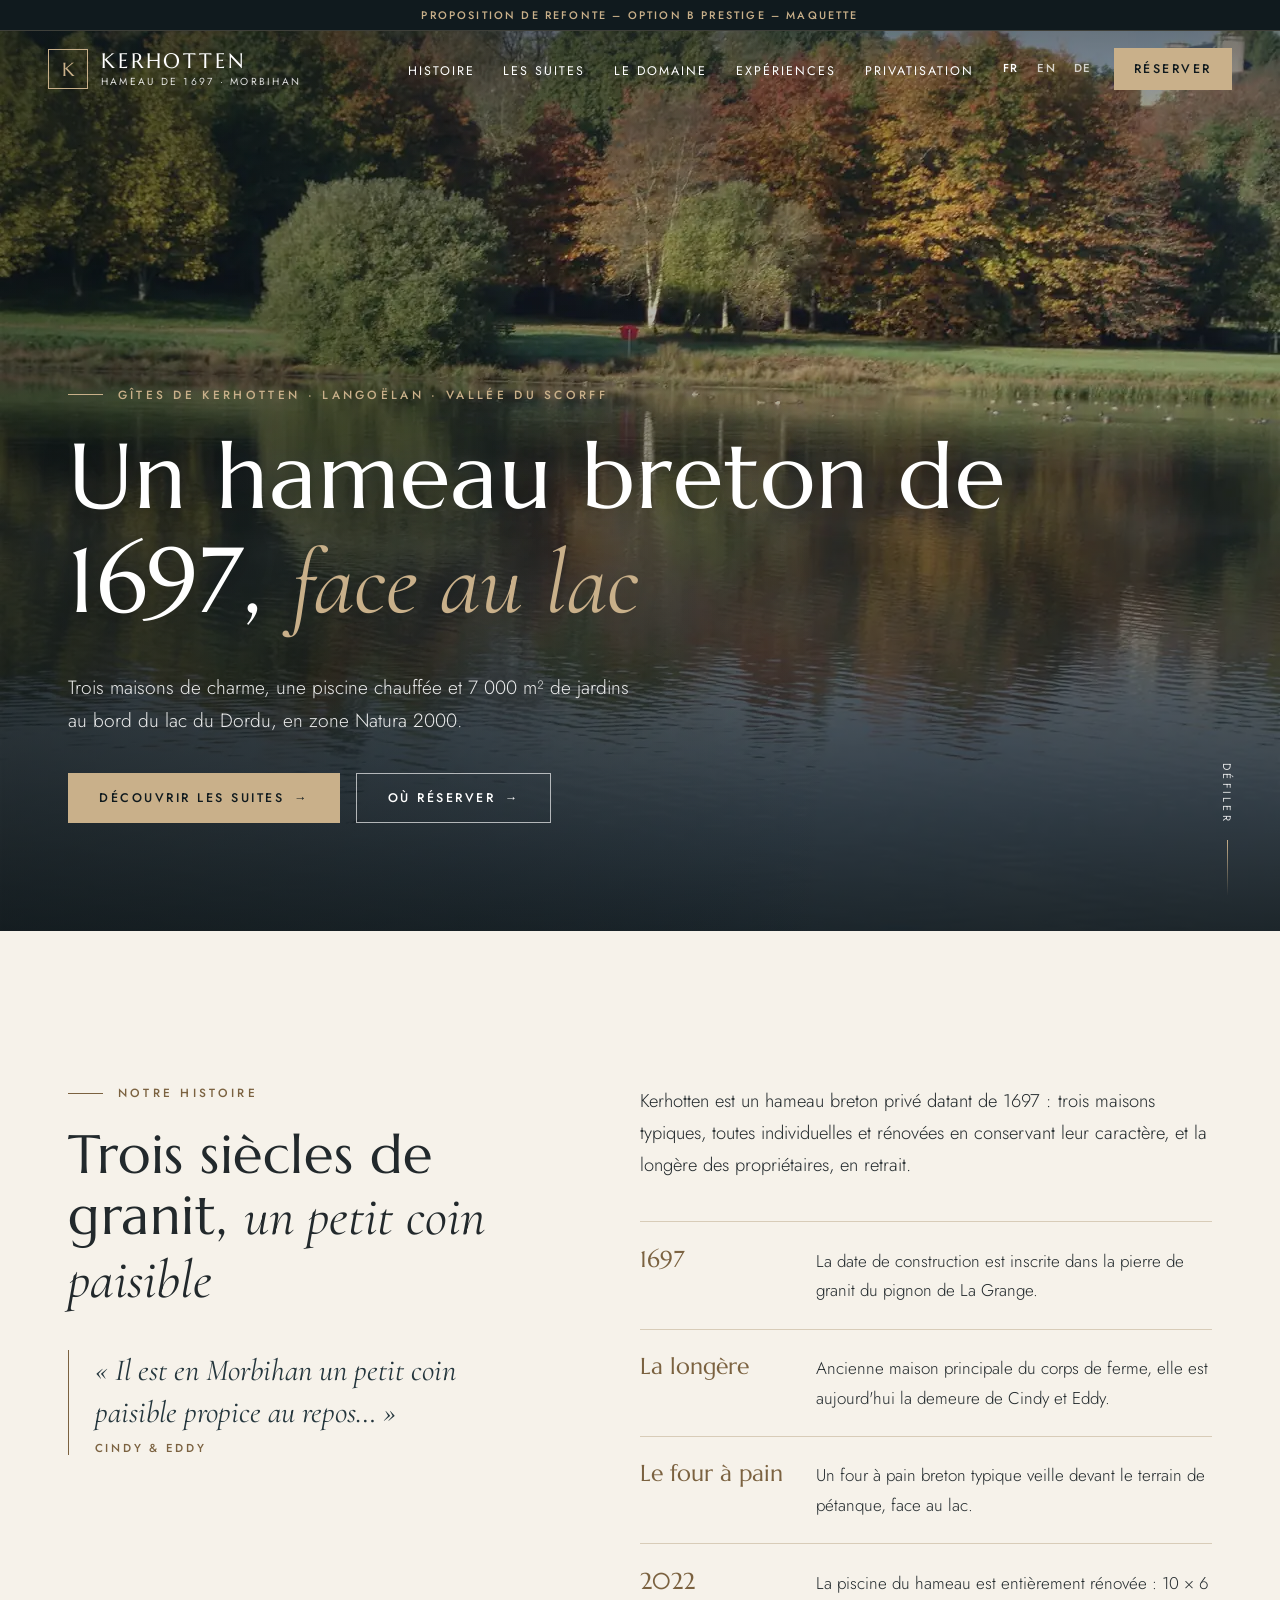
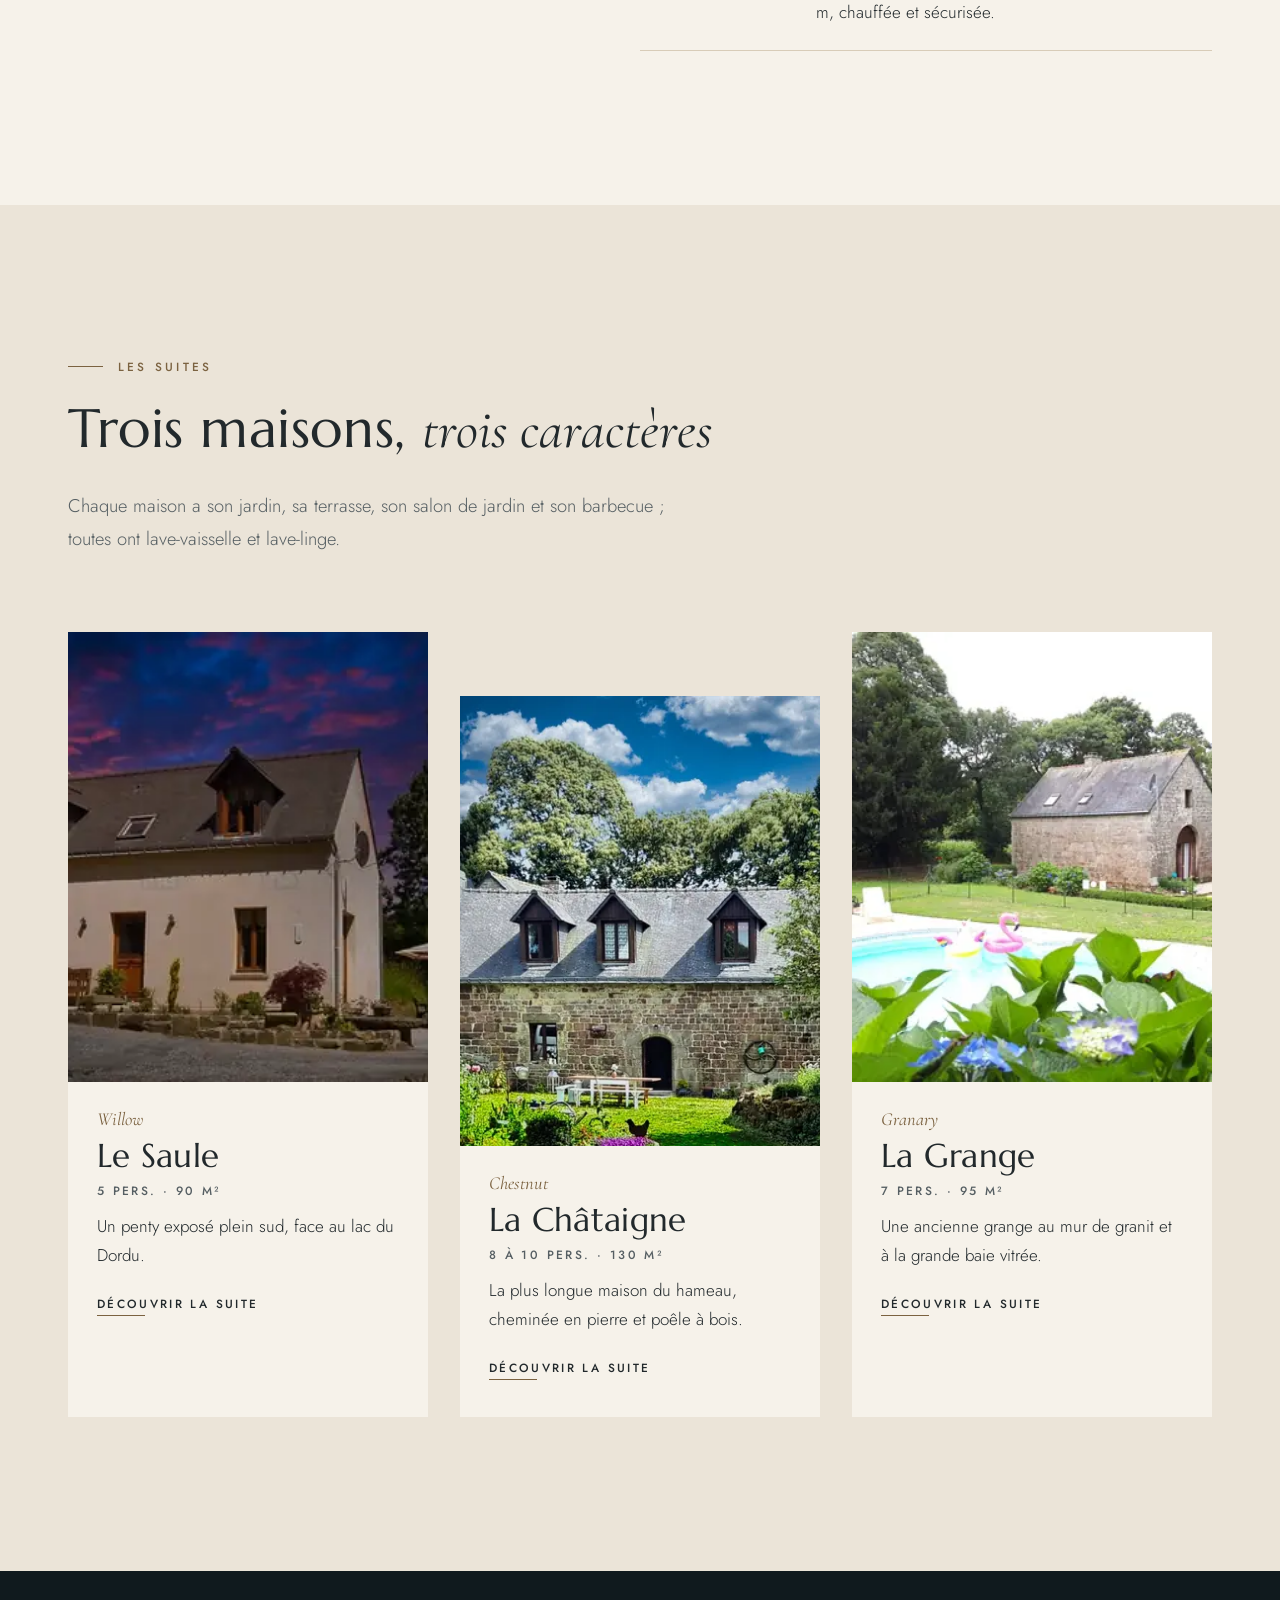
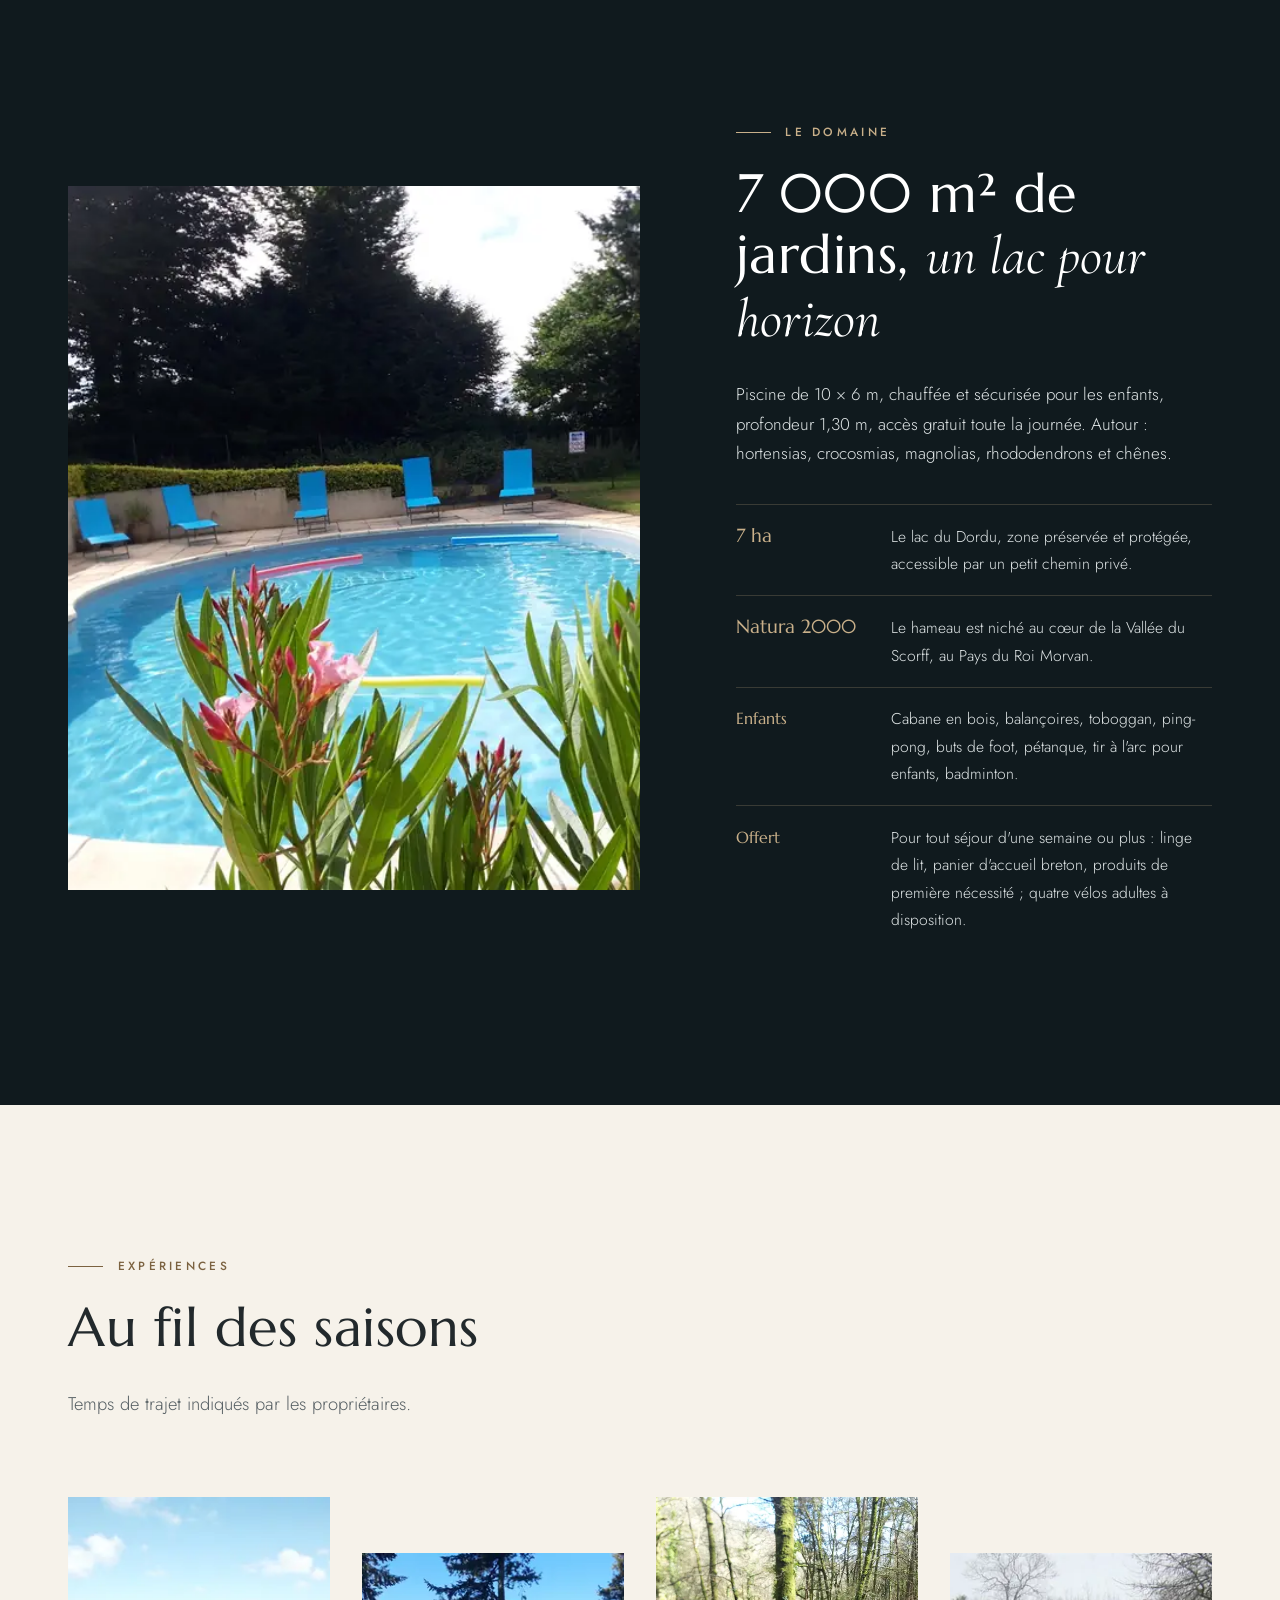
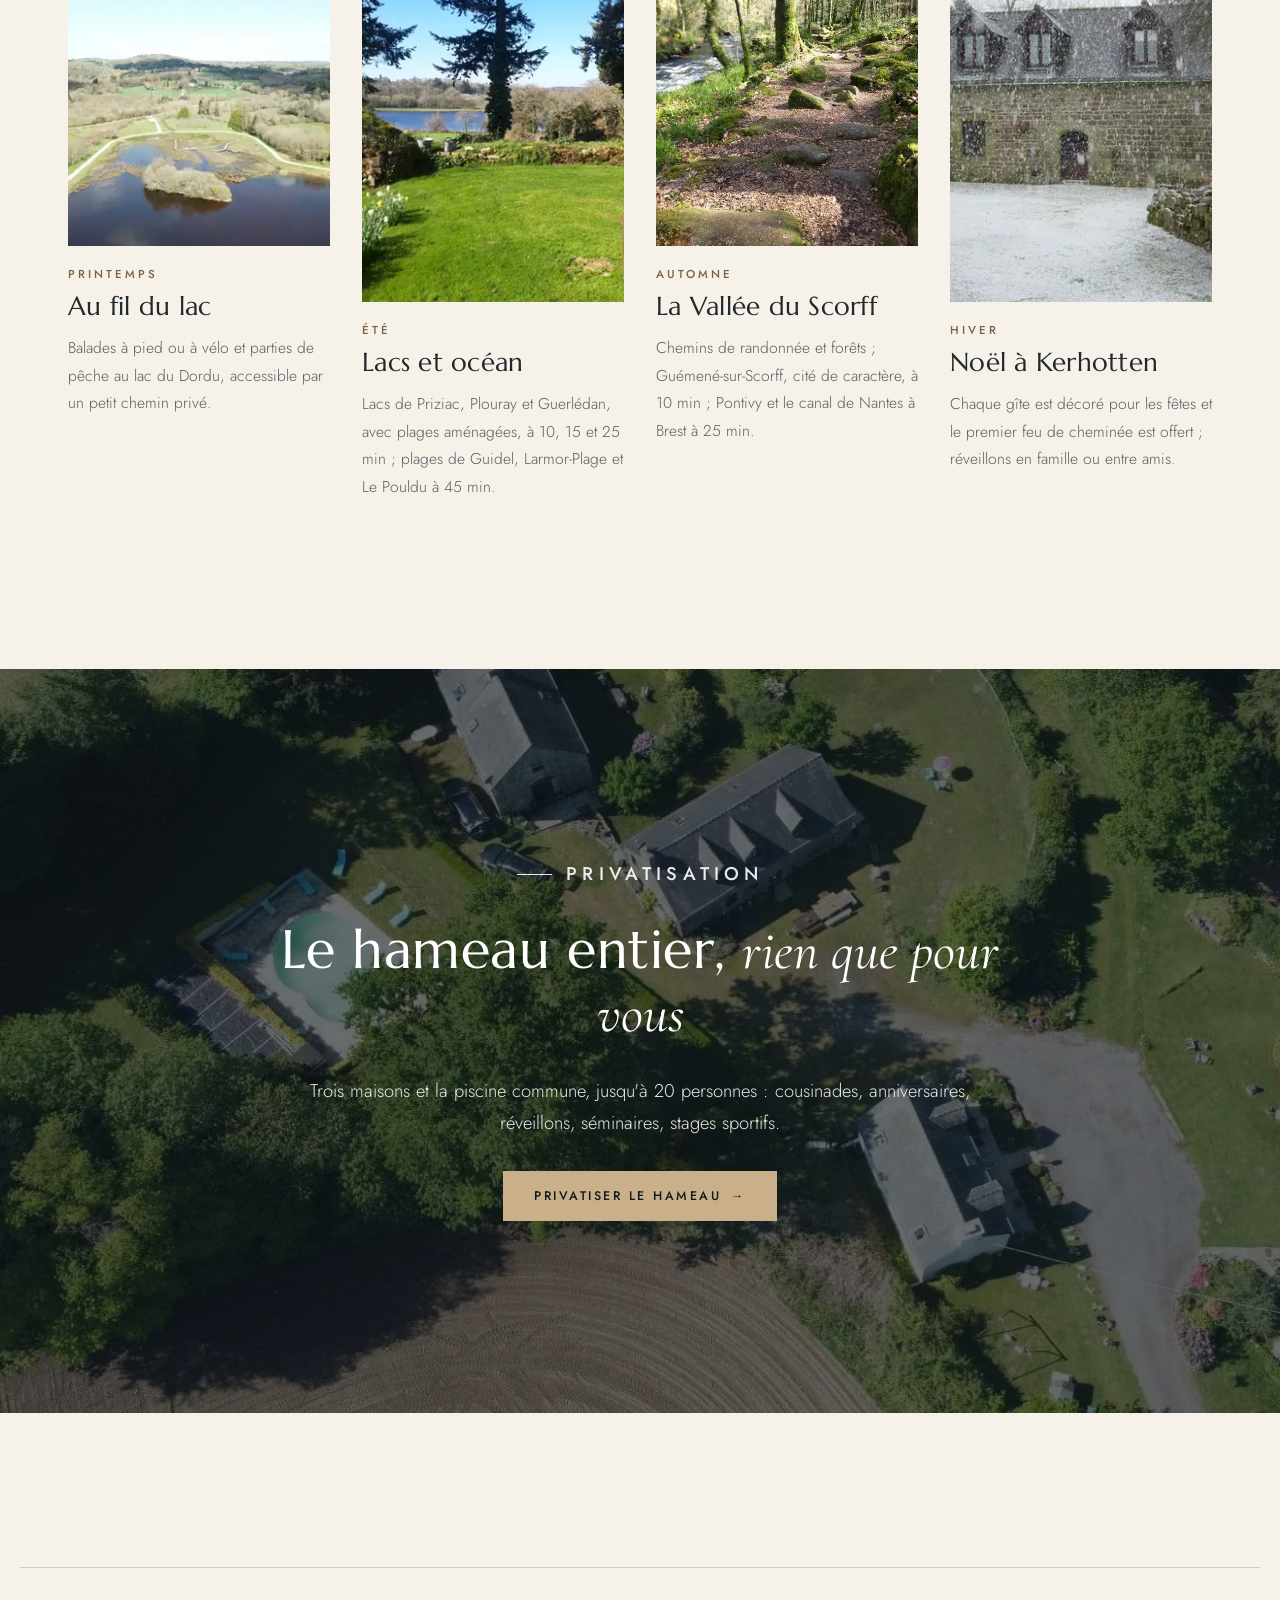
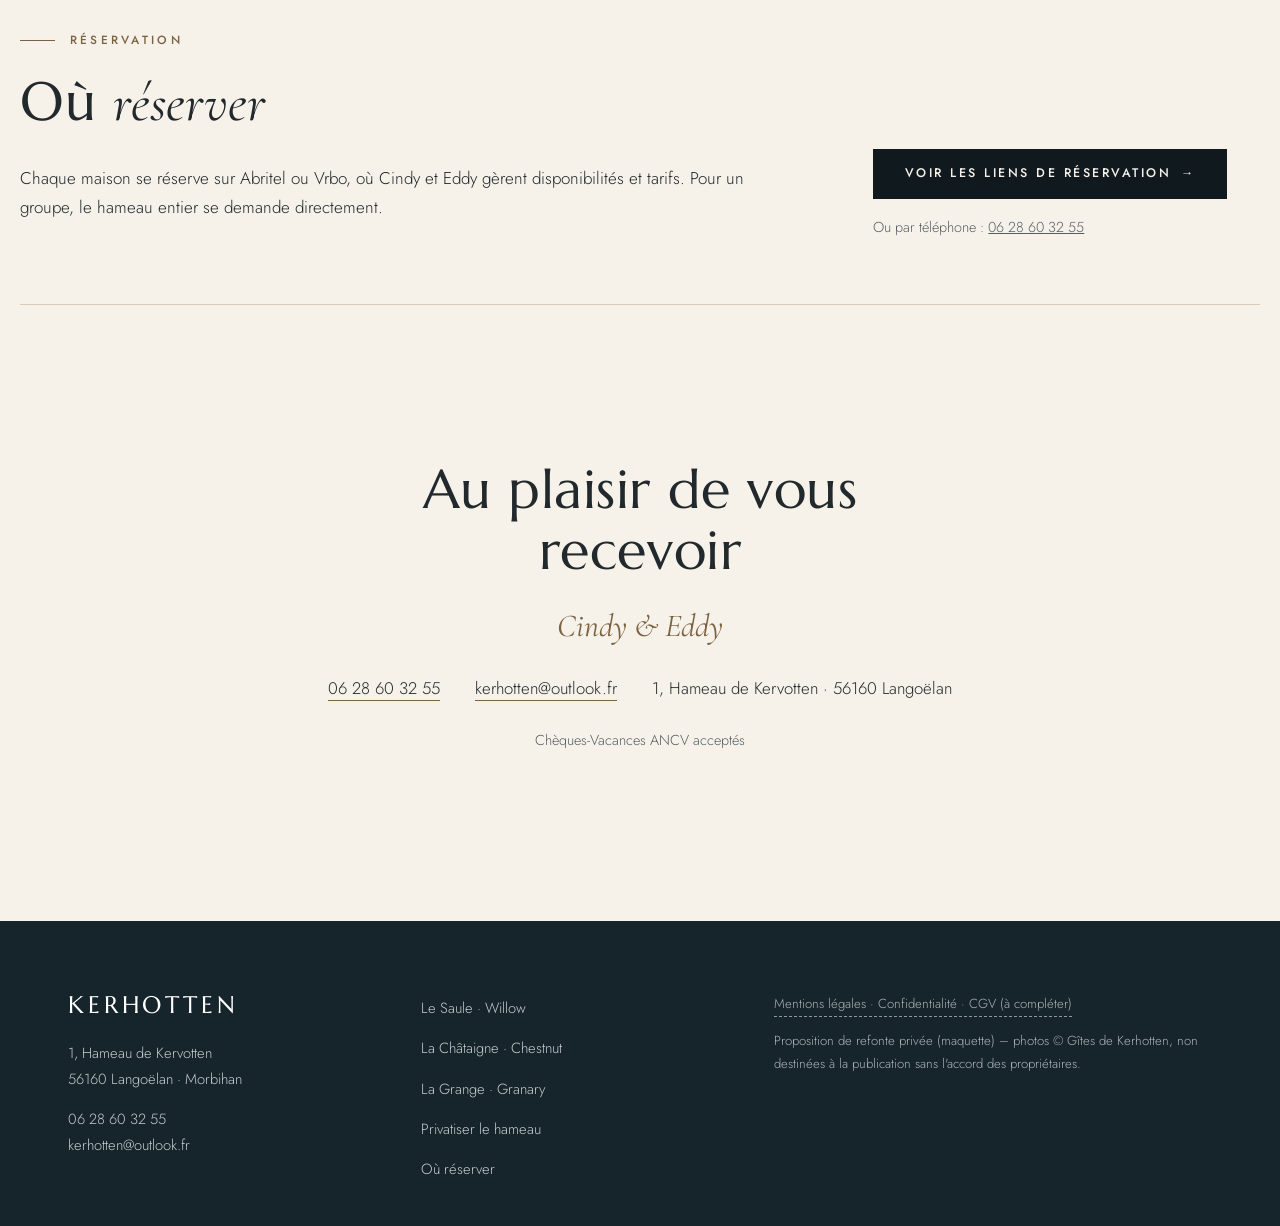
<file: index.html>
<!DOCTYPE html>
<!--
  Private redesign proposal, photos © Gîtes de Kerhotten, not for publication without owners' consent.
  Proposition de refonte – Option B « Prestige » – maquette privée. Photos © Gîtes de Kerhotten,
  ne pas publier sans l'accord écrit des propriétaires. Faits repris uniquement de www.gitesdekerhotten.fr ;
  tarifs = emplacements à compléter ; réservation via les annonces Abritel / Vrbo existantes.
-->
<html lang="fr">
<head>
<meta charset="utf-8">
<meta name="viewport" content="width=device-width, initial-scale=1">
<title data-i18n-doc="kcd90d33">Gîtes de Kerhotten – hameau breton de 1697 face au lac du Dordu, Morbihan</title>
<meta name="description" content="Trois maisons de charme, piscine chauffée et 7 000 m² de jardins face au lac du Dordu, en zone Natura 2000, à Langoëlan (Morbihan). Privatisation jusqu&#x27;à 20 personnes." data-i18n-desc="kdff4231">
<!-- Maquette privée : ne pas indexer (à retirer uniquement après accord des propriétaires) -->
<meta name="robots" content="noindex, nofollow">
<link rel="canonical" href="https://www.gitesdekerhotten.fr/">
<meta name="theme-color" content="#101a1e">
<meta property="og:type" content="website">
<meta property="og:locale" content="fr_FR">
<meta property="og:site_name" content="Gîtes de Kerhotten">
<meta property="og:title" content="Gîtes de Kerhotten – hameau breton de 1697 face au lac du Dordu, Morbihan">
<meta property="og:description" content="Trois maisons de charme, piscine chauffée et 7 000 m² de jardins face au lac du Dordu, en zone Natura 2000, à Langoëlan (Morbihan). Privatisation jusqu&#x27;à 20 personnes.">
<meta property="og:image" content="assets/img/og.jpg">
<meta name="twitter:card" content="summary_large_image">
<link rel="preload" href="assets/fonts/marcellus-latin-400-normal.woff2" as="font" type="font/woff2" crossorigin>
<link rel="preload" href="assets/fonts/jost-latin-400-normal.woff2" as="font" type="font/woff2" crossorigin>
<link rel="preload" as="image" type="image/webp" media="(max-aspect-ratio: 4/5)" imagesrcset="assets/img/hero-automne-p480.webp 480w, assets/img/hero-automne-p720.webp 720w" imagesizes="100vw" fetchpriority="high"><link rel="preload" as="image" type="image/webp" media="(min-aspect-ratio: 4.01/5)" imagesrcset="assets/img/hero-automne-480.webp 480w, assets/img/hero-automne-800.webp 800w, assets/img/hero-automne-1280.webp 1280w" imagesizes="100vw" fetchpriority="high">
<link rel="icon" href="data:image/svg+xml,%3Csvg xmlns='http://www.w3.org/2000/svg' viewBox='0 0 32 32'%3E%3Crect width='32' height='32' fill='%23101a1e'/%3E%3Ctext x='16' y='22' font-size='16' text-anchor='middle' fill='%23c9b08a' font-family='Georgia,serif'%3EK%3C/text%3E%3C/svg%3E">
<style>@font-face{font-family:Marcellus;font-weight:400;font-style:normal;font-display:swap;src:url(assets/fonts/marcellus-latin-400-normal.woff2)format("woff2")}@font-face{font-family:Jost;font-weight:300;font-style:normal;font-display:swap;src:url(assets/fonts/jost-latin-300-normal.woff2)format("woff2")}@font-face{font-family:Jost;font-weight:400;font-style:normal;font-display:swap;src:url(assets/fonts/jost-latin-400-normal.woff2)format("woff2")}@font-face{font-family:Jost;font-weight:500;font-style:normal;font-display:swap;src:url(assets/fonts/jost-latin-500-normal.woff2)format("woff2")}@font-face{font-family:"Cormorant Garamond";font-weight:400;font-style:italic;font-display:swap;src:url(assets/fonts/cormorant-garamond-latin-400-italic.woff2)format("woff2")}:root{--ink:#101a1e;--night:#16252b;--slate:#24363d;--ivory:#f6f2ea;--stone:#ebe4d8;--sand:#d8ccb8;--gold:#c9b08a;--gold-d:#7b6240;--text:#22292c;--muted:#565f63;--display:Marcellus,"Times New Roman",serif;--accent:"Cormorant Garamond",Georgia,serif;--sans:Jost,"Helvetica Neue",Arial,sans-serif;--wrap:1240px;--g:clamp(1.25rem,5vw,3rem);--sec:clamp(5rem,12vw,10rem);--e:cubic-bezier(.22,.61,.36,1)}*,::after,::before{box-sizing:border-box}html{-webkit-text-size-adjust:100%;scroll-behavior:smooth;scroll-padding-top:6rem}body{margin:0;background:var(--ivory);color:var(--text);font:300 1.0625rem/1.75 var(--sans);-webkit-font-smoothing:antialiased;overflow-x:clip}img{max-width:100%;height:auto}img,picture{display:block}.card-img picture,.dom-img picture,.p-img picture,.s-hero-img picture,.season-img picture,picture:has(>.cover){height:100%}a{color:inherit}:focus-visible{outline:2px solid var(--gold-d);outline-offset:3px}.ftr :focus-visible,.hdr:not(.solid) :focus-visible,.hero :focus-visible,.hire :focus-visible,.p-hero :focus-visible{outline-color:var(--gold)}h1,h2,h3{font-family:var(--display);font-weight:400;line-height:1.12;margin:0 0 .55em;letter-spacing:.01em}h1 em,h2 em{font-family:var(--accent);font-style:italic;font-weight:400;letter-spacing:0}h2{font-size:clamp(2rem,4.4vw,3.4rem)}h3{font-size:clamp(1.35rem,2vw,1.6rem)}p{margin:0 0 1em}.wrap{max-width:var(--wrap);margin:0 auto;padding:0 var(--g)}.skip,.sr{position:absolute}.sr{top:0;left:0;width:1px;height:1px;margin:-1px;padding:0;border:0;overflow:hidden;clip:rect(0 0 0 0);clip-path:inset(50%);white-space:nowrap}.skip{left:1rem;top:-5rem;z-index:200;background:var(--ink);color:#fff;padding:.7rem 1rem}.skip:focus{top:1rem}.small{font-size:.9rem;color:var(--muted)}.kicker{font:500 .74rem/1.4 var(--sans);letter-spacing:.28em;text-transform:uppercase;color:var(--gold);margin-bottom:1.4rem;display:flex;align-items:center;gap:.9rem}.kicker::before{content:"";width:2.2rem;height:1px;background:currentColor;flex:none}.kicker-dark{color:var(--gold-d)}.lead{font-size:1.15rem;color:var(--muted);max-width:40rem}.sec{padding:var(--sec)0}.sec-head{max-width:46rem;margin-bottom:clamp(3rem,6vw,5rem)}.btn{display:inline-flex;align-items:center;justify-content:center;gap:.6rem;min-height:50px;padding:.9rem 1.9rem;font:500 .78rem/1.2 var(--sans);letter-spacing:.2em;text-transform:uppercase;text-decoration:none;border:1px solid transparent;cursor:pointer;transition:background-color .4s var(--e),color .4s var(--e),border-color .4s var(--e)}.btn-gold{background:var(--gold);color:var(--ink)}.btn-gold:hover{background:#dcc6a1}.btn-dark{background:var(--ink);color:var(--ivory)}.btn-dark:hover{background:var(--slate)}.btn-line{border-color:rgba(255,255,255,.65);color:#fff}.btn-line:hover{background:rgba(255,255,255,.1)}.btn-line-dark{border-color:var(--ink);color:var(--ink)}.btn-line-dark:hover{background:var(--ink);color:var(--ivory)}.btn-block{width:100%}.btn::after{content:"→";transition:transform .4s var(--e)}.btn:hover::after{transform:translateX(4px)}.btn[href^=mailto]::after,.btn[href^=tel]::after,.hdr-cta::after{content:none}.mock-strip{margin:0;background:var(--ink);color:var(--gold);text-align:center;font:500 .68rem/1.3 var(--sans);letter-spacing:.2em;text-transform:uppercase;padding:.5rem 1rem;position:relative;z-index:60;border-bottom:1px solid rgba(201,176,138,.25)}.hdr{position:sticky;top:0;z-index:50;background:var(--ivory);border-bottom:1px solid rgba(16,26,30,.08);transition:background-color .5s var(--e),border-color .5s}.hire-page .hdr,.home .hdr{position:fixed;left:0;right:0;top:auto;background:0 0;border-color:transparent;color:#fff}.hire-page .hdr.solid,.home .hdr.solid{position:fixed;top:0;background:rgba(16,26,30,.94);border-color:rgba(201,176,138,.2);-webkit-backdrop-filter:blur(8px);backdrop-filter:blur(8px)}.brand,.hdr-in{display:flex;align-items:center}.hdr-in{gap:1.2rem;min-height:76px;max-width:1440px;margin:0 auto;padding:0 var(--g)}.brand{gap:.8rem;text-decoration:none;margin-right:auto}.brand-k{width:40px;height:40px;display:grid;place-items:center;border:1px solid currentColor;font:400 1.2rem/1 var(--display);color:var(--gold-d)}.facts strong,.hero h1 em,.hire-page .brand-k,.home .brand-k,.p-hero h1 em{color:var(--gold)}.brand-t{display:flex;flex-direction:column;font:400 1.3rem/1 var(--display);letter-spacing:.14em}.brand-t,.brand-t small,.nav a{text-transform:uppercase}.brand-t small{font:400 .64rem/1 var(--sans);letter-spacing:.22em;margin-top:.35rem;opacity:.85}.nav ul{gap:1.8rem;list-style:none;margin:0;padding:0}.nav a{text-decoration:none;font:400 .78rem/1 var(--sans);letter-spacing:.16em;padding:.6rem 0;background:linear-gradient(var(--gold),var(--gold))0 100%/0 1px no-repeat;transition:background-size .5s var(--e)}.nav a:hover,.nav a[aria-current],.s-link:hover .more{background-size:100% 1px}.hdr-act{align-items:center;gap:.8rem}.hdr-act,.lang,.nav ul{display:flex}.lang button,.quote footer{font:500 .72rem/1 var(--sans)}.lang button{background:0 0;letter-spacing:.12em;min-width:36px;min-height:40px;opacity:.75;border-bottom:1px solid transparent}.lang button[aria-pressed=true]{opacity:1;border-bottom-color:var(--gold)}.hdr-cta{min-height:42px;padding:.6rem 1.2rem}.burger,.lang button{border:0;color:inherit;cursor:pointer}.burger{display:none;width:44px;height:44px;position:relative}.burger i,.burger i::after,.burger i::before{position:absolute;width:22px;height:1px;background:currentColor;transition:transform .4s var(--e),opacity .3s}.burger i{left:11px;top:22px}.burger i::after,.burger i::before{content:"";left:0}.burger i::before{top:-7px}.burger i::after{top:7px}.burger,.burger[aria-expanded=true] i{background:0 0}.burger[aria-expanded=true] i::before{transform:translateY(7px) rotate(45deg)}.burger[aria-expanded=true] i::after{transform:translateY(-7px) rotate(-45deg)}@media (max-width:1099px){.burger,.nav a,.nav.open{display:block}.hdr-cta,.nav{display:none}.nav{position:absolute;left:0;right:0;top:100%;background:var(--ink);color:var(--ivory);border-top:1px solid rgba(201,176,138,.2)}.nav ul{flex-direction:column;gap:0;padding:.5rem var(--g) 1.5rem}.nav a{padding:1rem 0;font-size:.85rem;border-bottom:1px solid rgba(255,255,255,.08);background:0 0}}@media (max-width:420px){.brand-t small{display:none}.lang button{min-width:32px}.hdr-in{gap:.6rem}.hdr-act{gap:.3rem}}@media (max-width:360px){.brand{gap:.5rem}.brand-k{width:34px;height:34px}.brand-t{font-size:1.05rem;letter-spacing:.08em}.lang button{min-width:30px}}.hero{position:relative;height:100vh;height:100svh;min-height:560px;display:flex;align-items:flex-end;color:#fff;overflow:hidden;background:var(--ink)}.hero-media{position:absolute;inset:0;overflow:hidden}.hero-img,.hero-media picture{width:100%;height:100%}.hero-img{object-fit:cover;transform-origin:55% 45%}.hero-veil{position:absolute;inset:0;background:linear-gradient(90deg,rgba(10,18,21,.45)0,rgba(10,18,21,0) 65%),linear-gradient(180deg,rgba(10,18,21,.55)0,rgba(10,18,21,.15) 25%,rgba(10,18,21,.35) 45%,rgba(10,18,21,.88) 100%)}.hero-txt{position:relative;width:100%;max-width:var(--wrap);margin:0 auto;padding:0 var(--g) clamp(5rem,12vh,8rem)}.hero h1,.p-hero h1{font-size:clamp(2.6rem,7.2vw,6rem);max-width:15ch;margin-bottom:.4em;text-shadow:0 2px 30px rgba(0,0,0,.3)}.hero-sub{font-size:clamp(1.05rem,1.5vw,1.25rem);max-width:36rem;color:rgba(255,255,255,.9)}.hero-cta{display:flex;flex-wrap:wrap;gap:1rem;margin-top:2.2rem}.hero-cta.center{justify-content:center}.scroll-cue{position:absolute;right:var(--g);bottom:2.2rem;writing-mode:vertical-rl;font:400 .68rem/1 var(--sans);letter-spacing:.3em;text-transform:uppercase;text-decoration:none;color:rgba(255,255,255,.85);padding-bottom:4.5rem}.scroll-cue::after{content:"";position:absolute;left:50%;bottom:0;width:1px;height:3.5rem;background:linear-gradient(var(--gold),transparent)}@media (max-width:700px){.scroll-cue{display:none}}.story-grid{display:grid;gap:3rem}.quote{margin:2.5rem 0 0;padding:0 0 0 1.6rem;border-left:1px solid var(--gold-d)}.quote p{font:italic 400 clamp(1.5rem,2.4vw,2rem)/1.35 var(--accent);color:var(--slate);margin-bottom:.6rem}.quote footer{letter-spacing:.24em;text-transform:uppercase;color:var(--gold-d)}.story-body>p{font-size:1.15rem}.timeline{list-style:none;margin:2.5rem 0 0;padding:0;border-top:1px solid var(--sand)}.timeline li{display:grid;grid-template-columns:9.5rem 1fr;gap:1.5rem;padding:1.4rem 0;border-bottom:1px solid var(--sand);align-items:baseline}.timeline p{margin:0}.tl-y{font:400 1.45rem/1.2 var(--display);color:var(--gold-d)}@media (max-width:560px){.timeline li{grid-template-columns:1fr;gap:.3rem}}@media (min-width:960px){.story-grid{grid-template-columns:5fr 6fr;gap:6rem;align-items:start}.story-lead{position:sticky;top:8rem}}.suites{background:var(--stone)}.suite-cards{list-style:none;margin:0;padding:0;display:grid;gap:2.5rem}.s-link{display:block;text-decoration:none;color:inherit;height:100%;background:var(--ivory)}.s-img{aspect-ratio:4/5;overflow:hidden}.cover,.s-img picture{width:100%;height:100%;object-fit:cover}.s-img img,.season-img img{transition:transform 1.4s var(--e)}.s-link:hover .s-img img,.season:hover .season-img img{transform:scale(1.05)}.s-txt{padding:1.8rem 1.8rem 2.2rem}.s-en{font:italic 400 1.15rem/1 var(--accent);color:var(--gold-d);margin-bottom:.5rem}.s-txt h3{font-size:clamp(1.8rem,2.6vw,2.2rem);margin-bottom:.3em}.more,.s-spec{letter-spacing:.2em;text-transform:uppercase}.s-spec{font:500 .75rem/1.3 var(--sans);color:var(--muted)}.more{display:inline-block;margin-top:.4rem;font:500 .74rem/1 var(--sans);padding-bottom:.4rem;background:linear-gradient(var(--gold-d),var(--gold-d))0 100%/30% 1px no-repeat;transition:background-size .6s var(--e)}@media (min-width:900px){.suite-cards{grid-template-columns:repeat(3,1fr);gap:2rem}.s-card:nth-child(2){margin-top:4rem}}.domaine{background:var(--ink);color:#dfe5e6}.domaine h2,.hire h2,.hire-cta h2{color:#fff}.dom-grid{display:grid;gap:3rem;align-items:center}.dom-img{aspect-ratio:4/5;overflow:hidden}.facts{list-style:none;padding:0;margin:2.2rem 0 0;display:grid;gap:0}.facts li{display:grid;grid-template-columns:8.5rem 1fr;gap:1.2rem;padding:1.1rem 0;border-top:1px solid rgba(201,176,138,.22)}.facts strong{font:400 1.2rem/1.3 var(--display)}.facts span{font-size:.98rem}@media (max-width:560px){.facts li{grid-template-columns:1fr;gap:.2rem}}@media (min-width:960px){.dom-grid{grid-template-columns:6fr 5fr;gap:6rem}.dom-img{aspect-ratio:auto;height:44rem}}.seasons{list-style:none;margin:0;padding:0;display:grid;gap:3rem 2rem}.season-img{aspect-ratio:4/3;overflow:hidden;margin-bottom:1.4rem}@media (min-width:700px){.season-img{aspect-ratio:3/4}}.season-n{font:500 .72rem/1 var(--sans);letter-spacing:.26em;text-transform:uppercase;color:var(--gold-d);margin-bottom:.7rem}.season p:last-child{font-size:.98rem;color:var(--muted)}@media (min-width:700px){.seasons{grid-template-columns:1fr 1fr}}@media (min-width:1100px){.seasons{grid-template-columns:repeat(4,1fr)}.season:nth-child(even){margin-top:3.5rem}}.hire{position:relative;color:#fff;overflow:hidden;background:var(--ink);padding:clamp(7rem,16vw,12rem)0}.hire-bg,.hire-bg::after{position:absolute;inset:0}.dom-img picture,.g-item picture,.hire-bg picture,.p-hero-img picture{height:100%}.hire-bg::after{content:"";background:rgba(10,18,21,.62)}.hire-in{position:relative;max-width:52rem;text-align:center}.hire-in .kicker{justify-content:center}.hire p{font-size:1.15rem;color:rgba(255,255,255,.9);margin-bottom:2rem}.bt-grid{display:grid;gap:2rem;align-items:end;border-top:1px solid var(--sand);border-bottom:1px solid var(--sand);padding:clamp(2.5rem,6vw,4rem)0}.bt-act .small{margin:1rem 0 0}@media (min-width:900px){.bt-grid{grid-template-columns:2fr 1fr;gap:5rem}}.demo-tag,.ph-tag{display:inline-block;font:500 .66rem/1 var(--sans);letter-spacing:.18em;text-transform:uppercase;color:var(--gold-d);border:1px dashed var(--gold-d);padding:.35rem .55rem;vertical-align:middle}.closing{text-align:center;padding-top:0}.closing-in{max-width:46rem}.lay h3,.sign{color:var(--gold-d)}.sign{font:italic 400 2rem/1 var(--accent)}.contact-line{list-style:none;padding:0;margin:2rem 0 1.5rem;display:flex;flex-wrap:wrap;justify-content:center;gap:.6rem 2.2rem;font-size:1.05rem}.contact-line a{border-bottom:1px solid var(--gold-d)}.hire-cta{background:var(--ink);color:#dfe5e6;text-align:center}.hire-cta .small{color:#b8c3c6;margin-top:1.5rem}.ftr{background:var(--night);color:#c3cdd0;padding:4.5rem 0 2.5rem;font-size:.92rem}.contact-line a,.ftr a{text-decoration:none}.ftr a:hover{color:var(--gold)}.ftr-grid{display:grid;gap:2.5rem}.ftr-brand,.specs dt{text-transform:uppercase}.ftr-brand{font:400 1.5rem/1 var(--display);letter-spacing:.16em;color:#fff}.ftr-links{list-style:none;padding:0;margin:0;display:grid;gap:.5rem}.ftr-links a{display:inline-block;padding:.2rem 0}.ftr-legal{font-size:.82rem;color:#aab6ba}.ph-inline{border-bottom:1px dashed #8d999d;display:inline-block}@media (min-width:900px){.ftr-grid{grid-template-columns:1fr 1fr 1.4fr}}.crumbs{padding-top:1.4rem;padding-bottom:1.4rem;font-size:.82rem;letter-spacing:.06em;color:var(--muted)}.crumbs a{text-decoration:none;border-bottom:1px solid var(--sand)}.s-hero{display:grid;gap:2.5rem;padding-bottom:var(--sec)}.s-hero-img{aspect-ratio:4/3;overflow:hidden;background:var(--stone)}.s-hero h1{font-size:clamp(2.8rem,6vw,5rem);margin-bottom:.3em}.specs{display:grid;grid-template-columns:repeat(3,1fr);margin:2rem 0;border-top:1px solid var(--sand);border-bottom:1px solid var(--sand)}.specs div{padding:1rem .8rem 1rem 0}.specs div+div{padding-left:.9rem;border-left:1px solid var(--sand)}.specs dt{font:500 .66rem/1.3 var(--sans);letter-spacing:.2em;color:var(--muted)}.specs dd{margin:.3rem 0 0;font:400 1.08rem/1.3 var(--display)}.ph-box{font-size:.92rem;background:repeating-linear-gradient(-45deg,transparent 0 8px,rgba(123,98,64,.06) 8px 16px);border:1px dashed var(--gold-d);padding:.8rem 1rem;color:#4b3c26}.s-cta{margin-top:1.8rem}@media (min-width:960px){.s-hero{grid-template-columns:7fr 5fr;gap:4.5rem;align-items:center}.s-hero-img{aspect-ratio:auto;height:min(78vh,720px)}}@media (max-width:420px){.specs{grid-template-columns:1fr}.specs div+div{padding-left:0;border-left:0;border-top:1px solid var(--sand)}}.layout-sec{background:var(--stone)}.lay-grid{display:grid;gap:1px;background:var(--sand);border:1px solid var(--sand)}.lay{background:var(--ivory);padding:2rem}.lay h3{font-size:1.3rem}.lay p{margin:0}@media (min-width:900px){.lay-grid{grid-template-columns:repeat(3,1fr)}}.gallery{list-style:none;margin:2rem 0 0;padding:0;display:grid;grid-template-columns:repeat(2,1fr);gap:.75rem}.g-item{display:block;width:100%;padding:0;border:0;background:var(--stone);cursor:zoom-in;position:relative;overflow:hidden;aspect-ratio:4/3;color:#fff;text-align:left;font:inherit}.g-item img{width:100%;height:100%;object-fit:cover;transition:transform 1.2s var(--e),opacity .4s}.g-item:focus-visible img,.g-item:hover img{transform:scale(1.05)}.g-cap{position:absolute;left:0;right:0;bottom:0;padding:2rem .9rem .7rem;font-size:.85rem;line-height:1.35;background:linear-gradient(transparent,rgba(10,18,21,.82));opacity:0;transform:translateY(6px);transition:opacity .4s,transform .4s var(--e)}.g-item:focus-visible .g-cap,.g-item:hover .g-cap{opacity:1;transform:none}@media (hover:none){.g-cap{opacity:1;transform:none}}@media (min-width:760px){.gallery{grid-template-columns:repeat(3,1fr);gap:1rem}.gallery li:first-child{grid-column:span 2;grid-row:span 2;position:relative}.gallery li:first-child .g-item{position:absolute;inset:0;aspect-ratio:auto;height:auto}}.others{background:var(--ink);color:#fff;padding:clamp(4rem,8vw,6rem)0}.others h2{font-size:clamp(1.6rem,3vw,2.2rem)}.others-list{list-style:none;margin:0;padding:0;display:grid;gap:1px;background:rgba(201,176,138,.25)}.others-list a{display:flex;flex-direction:column;gap:.3rem;padding:1.6rem;background:var(--ink);text-decoration:none;transition:background-color .4s}.others-list a:hover{background:var(--slate)}.o-en{font:italic 400 1.1rem/1 var(--accent);color:var(--gold)}.o-fr{font:400 1.5rem/1.2 var(--display)}@media (min-width:760px){.others-list{grid-template-columns:repeat(3,1fr)}}.lb{padding:0;border:0;background:0 0;max-width:100vw;max-height:100vh;width:100vw;height:100vh;margin:0;color:#fff}.lb::backdrop{background:rgba(8,14,17,.94)}.lb-in{position:relative;width:100%;height:100%;display:grid;place-items:center;padding:4.5rem 4rem}.lb-fig{margin:0;display:flex;flex-direction:column;align-items:center;gap:1rem;max-width:100%;max-height:100%}.lb-fig img{max-width:min(1280px,100%);max-height:calc(100vh - 11rem);width:auto;height:auto;object-fit:contain}.lb-fig figcaption{font-size:.95rem;text-align:center;color:#e5e9ea}.lb-count{color:var(--gold);margin-left:.6rem;font-size:.82rem;letter-spacing:.12em}.lb-btn{position:absolute;width:52px;height:52px;border:1px solid rgba(255,255,255,.35);background:rgba(16,26,30,.6);color:#fff;font:300 2rem/1 var(--sans);cursor:pointer;display:grid;place-items:center;transition:background-color .3s,border-color .3s}.lb-btn:hover{background:var(--slate);border-color:var(--gold)}.lb-next,.lb-prev{top:50%;transform:translateY(-50%)}.lb-prev{left:1rem}.lb-next{right:1rem}.lb-close{right:1rem;top:1rem}@media (max-width:600px){.lb-in{padding:4.5rem .5rem 6rem}.lb-next,.lb-prev{top:auto;bottom:1rem;transform:none}.lb-prev{left:calc(50% - 60px)}.lb-next{right:calc(50% - 60px)}}.lb-open body,.p-hero{overflow:hidden}.p-hero{position:relative;min-height:88vh;min-height:88svh;display:flex;align-items:flex-end;color:#fff;background:var(--ink)}.p-hero-img{position:absolute;inset:0}.p-hero-txt{position:relative;width:100%;padding-bottom:clamp(4rem,10vh,7rem)}.facts-band{background:var(--ink);color:#dfe5e6;border-top:1px solid rgba(201,176,138,.22)}.fb{list-style:none;margin:0 auto;display:grid;grid-template-columns:1fr 1fr;gap:1.6rem 1rem;padding-top:2.2rem;padding-bottom:2.2rem}.fb li{display:flex;flex-direction:column}.fb strong{font:400 clamp(1.6rem,3vw,2.3rem)/1.1 var(--display);color:var(--gold)}.fb span{font-size:.85rem;letter-spacing:.06em}@media (min-width:800px){.fb{grid-template-columns:repeat(4,1fr)}}.occ-grid{display:grid;gap:2.5rem}.occ{list-style:none;margin:0;padding:0;border-top:1px solid var(--sand)}.occ li,.serv li{border-bottom:1px solid var(--sand)}.occ li{padding:1.05rem 0 1.05rem 2rem;position:relative}.occ li::before{content:"";position:absolute;left:0;top:1.75rem;width:1rem;height:1px;background:var(--gold-d)}@media (min-width:960px){.occ-grid{grid-template-columns:5fr 6fr;gap:6rem}}.cal-month button.free:hover,.compo{background:var(--stone)}.compo-list{list-style:none;padding:0;margin:0 0 1.5rem;display:grid;gap:1rem}.compo-list a{display:flex;flex-wrap:wrap;justify-content:space-between;align-items:baseline;gap:.5rem 2rem;padding:1.6rem 1.8rem;background:var(--ivory);text-decoration:none;transition:background-color .4s}.compo-list a:hover{background:#fff}.c-name{font:400 1.6rem/1.2 var(--display)}.c-name small{font:italic 400 1.1rem var(--accent);color:var(--gold-d);margin-left:.4rem}.c-spec,.demo-banner strong{font:500 .78rem/1.3 var(--sans);letter-spacing:.18em;text-transform:uppercase;color:var(--muted)}.serv-grid{display:grid;gap:3rem;align-items:center}.serv-img{aspect-ratio:3/4;overflow:hidden}.serv{list-style:none;padding:0;margin:0 0 1.6rem}.serv li{padding:.85rem 0}@media (min-width:960px){.serv-grid{grid-template-columns:4fr 6fr;gap:6rem}}.book-head{max-width:52rem;margin-bottom:2.5rem}.book-head h1{font-size:clamp(2.4rem,5vw,4rem)}.demo-banner{display:flex;flex-wrap:wrap;gap:.4rem 1rem;align-items:baseline;border:1px dashed var(--gold-d);background:rgba(201,176,138,.12);padding:1rem 1.2rem;font-size:.95rem;margin:1.5rem 0 2rem}.demo-banner strong{font:500 .72rem/1 var(--sans);letter-spacing:.22em;color:var(--gold-d)}.steps{list-style:none;margin:0;padding:0;display:grid;grid-template-columns:repeat(4,minmax(0,1fr));gap:.5rem;font-size:.78rem;letter-spacing:.06em;color:var(--muted)}.steps li{border-top:2px solid var(--sand);padding-top:.6rem;display:flex;flex-direction:column;gap:.15rem;min-width:0;overflow-wrap:anywhere}@media (max-width:420px){.steps{font-size:.68rem;letter-spacing:.02em}}.steps li span{font:400 1rem/1 var(--display)}.steps li.on{color:var(--text)}.book-grid{display:grid;gap:2.5rem}@media (min-width:1000px){.book-grid{grid-template-columns:1fr 380px;gap:3.5rem;align-items:start}.summary{position:sticky;top:7rem}}.suite-pick{border:0;padding:0;margin:0 0 2rem;display:grid;gap:.6rem;min-width:0}.suite-pick legend{font:400 1.3rem/1.2 var(--display);margin-bottom:1rem;padding:0}.sp{display:flex;align-items:center;gap:.9rem;padding:.9rem 1.1rem;border:1px solid var(--sand);background:#fff;cursor:pointer;transition:border-color .3s}.sp:hover,.steps li.on{border-color:var(--gold-d)}.sp:has(input:checked){border-color:var(--ink);box-shadow:inset 3px 0 0 var(--gold-d)}.sp input{accent-color:var(--ink);width:18px;height:18px;flex:none}.sp b{font:400 1.1rem var(--display)}.sp small{display:block;font-size:.82rem;color:var(--muted)}@media (min-width:640px){.suite-pick{grid-template-columns:1fr 1fr}.suite-pick legend{grid-column:1/-1}}.cal-wrap{background:#fff;border:1px solid var(--sand);padding:clamp(1rem,3vw,1.8rem)}.cal-bar{display:flex;align-items:center;justify-content:space-between;gap:1rem;margin-bottom:1rem}.cal-hint{margin:0;font-size:.95rem;text-align:center}.cal-nav{width:44px;height:44px;border:1px solid var(--sand);background:0 0;font-size:1.4rem;cursor:pointer;flex:none;color:var(--ink)}.cal-nav:disabled{opacity:.35;cursor:default}.cal-months{display:grid;gap:2rem}@media (min-width:700px){.cal-months{grid-template-columns:1fr 1fr}}.cal-month h2{font-size:1.15rem;text-transform:capitalize;text-align:center;margin-bottom:.8rem}.cal-month table{width:100%;border-collapse:collapse;table-layout:fixed}.cal-month th{font:500 .7rem/1 var(--sans);color:var(--muted);padding:.4rem 0;text-transform:uppercase}.cal-month td{padding:2px}.cal-month button{width:100%;aspect-ratio:1;min-height:36px;border:0;background:0 0;font:400 .92rem/1 var(--sans);color:var(--text);cursor:pointer;transition:background-color .2s}.cal-month button.booked{color:#8a7f73;background:repeating-linear-gradient(-45deg,#f1ebe1 0 4px,#e4dbcd 4px 8px);text-decoration:line-through;cursor:not-allowed}.cal-month button.past{color:#9aa1a4;cursor:default}.cal-month button.range{background:var(--stone)}.cal-month button.sel{background:var(--ink);color:#fff}.legend{list-style:none;padding:0;margin:1.2rem 0 0;display:flex;flex-wrap:wrap;gap:.5rem 1.5rem;font-size:.82rem;color:var(--muted)}.legend li{display:flex;align-items:center;gap:.5rem}.legend i{width:16px;height:16px;border:1px solid var(--sand)}.lg-free{background:#fff}.lg-booked{background:repeating-linear-gradient(-45deg,#f1ebe1 0 3px,#e4dbcd 3px 6px)}.lg-sel,.summary{background:var(--ink)}.summary{color:#e3e8e9;padding:2rem}.summary h2{font-size:1.6rem;color:#fff}.guests{display:grid;gap:.8rem;margin-bottom:1.5rem}.stepper,.stepper>div{display:flex;align-items:center}.stepper{justify-content:space-between}.stepper>div{gap:.6rem}.stepper button{width:40px;height:40px;border:1px solid rgba(201,176,138,.5);background:0 0;color:#fff;font-size:1.1rem;cursor:pointer}.stepper button:hover,.summary .ph-tag{border-color:var(--gold)}.stepper output{min-width:1.6rem;text-align:center;font:400 1.15rem var(--display)}.sum-list{margin:0 0 1.2rem;border-top:1px solid rgba(201,176,138,.25)}.sum-list div{display:flex;justify-content:space-between;gap:1rem;padding:.7rem 0;border-bottom:1px solid rgba(201,176,138,.15);font-size:.92rem}.sum-list dt{color:#b3bfc2}.sum-list dd{margin:0;text-align:right;color:#fff}.summary .ph-tag{color:var(--gold)}.summary .btn-dark{background:var(--gold);color:var(--ink)}.summary .btn-dark:hover{background:#dcc6a1}.form-msg{color:#f2c6b6;font-size:.9rem;margin:0}.form-msg:not(:empty){margin-bottom:1rem}.pay{margin-top:1.6rem;padding-top:1.4rem;border-top:1px solid rgba(201,176,138,.3)}.pay:focus{outline:0}.pay-title{font:400 1.1rem var(--display);color:#fff}.pay-slot{border:1px dashed var(--gold);padding:1rem;font-size:.9rem;background:repeating-linear-gradient(-45deg,transparent 0 8px,rgba(201,176,138,.07) 8px 16px)}.pay-slot p:last-child{margin:0}.pay-note{font-size:.9rem;color:var(--gold);margin:1rem 0}.pay .btn-line-dark{border-color:rgba(255,255,255,.5);color:#fff}.pay .btn-line-dark:hover{background:rgba(255,255,255,.1)}.pay .small{color:#b3bfc2;margin-top:.8rem}@media (prefers-reduced-motion:no-preference){.hero-img{animation:kb 28s ease-in-out infinite alternate}@keyframes kb{0%{transform:scale(1)}to{transform:scale(1.14) translate(-1.5%,-1%)}}.hero-txt>*{animation:up 1.4s var(--e) both}.hero-txt>:nth-child(2){animation-delay:.12s}.hero-txt>:nth-child(3){animation-delay:.24s}.hero-txt>:nth-child(4){animation-delay:.36s}@keyframes up{0%{opacity:0;transform:translateY(22px)}to{opacity:1;transform:none}}@supports (animation-timeline:view()){.rv{animation:rv linear both;animation-timeline:view();animation-range:entry 5%entry 40%}@keyframes rv{0%{opacity:0;transform:translateY(32px)}to{opacity:1;transform:none}}}}@media (prefers-reduced-motion:reduce){html{scroll-behavior:auto}*,::after,::before{animation:none!important;transition-duration:.01ms!important}}.g-item[data-full*=-plan] img{object-fit:contain;background:#fff}.book-links,.s-cta{display:flex;flex-wrap:wrap;gap:.7rem}.where-list{list-style:none;padding:0;margin:2rem 0;display:grid;gap:1.2rem;grid-template-columns:repeat(auto-fit,minmax(250px,1fr))}.where-card{border:1px solid rgba(201,176,138,.45);padding:1.4rem}.where-card h2{font-size:1.7rem;margin:0 0 1rem}.where-card h2 small{display:block;font-size:.95rem;opacity:.75;margin-top:.3rem}.group-sec{background:#f4efe6;color:#1b2326}.gf-wrap{max-width:52rem}.gf,.gf-row{display:grid;gap:1rem}.gf{margin-top:1.5rem}.gf-row{grid-template-columns:1fr 1fr}@media (max-width:560px){.gf-row{grid-template-columns:1fr}}.gf-field{display:flex;flex-direction:column;gap:.35rem;min-width:0}.gf-field label{font-size:.8rem;letter-spacing:.08em;text-transform:uppercase;font-weight:500;color:#33403f}.gf-field input,.gf-field select,.gf-field textarea{font:inherit;font-size:1rem;color:#1b2326;background:#fff;border:1px solid #9a8f7d;padding:.75rem .8rem;min-height:48px;width:100%;border-radius:0}.gf-field :focus-visible{outline:3px solid #7b6240;outline-offset:2px}.gf-err,.gf-ok{color:#9b2c1f;margin:0}.gf-ok{background:#e6f0ea;border:1px solid #6d9a7c;color:#1d4a2c;padding:1rem}.group-sec .btn-dark{background:#101a1e;color:#fff}</style>
<script>document.documentElement.classList.add('js')</script>
<script src="assets/js/site.min.js" defer></script>
</head>
<body class="home">
<a class="skip" href="#main"><span data-i18n="kb6ce5fa">Aller au contenu</span></a>
<p class="mock-strip"><span data-i18n="kf66d534">Proposition de refonte – Option B Prestige – maquette</span></p>
<header class="hdr" id="hdr">
  <div class="hdr-in">
    <a class="brand" href="index.html"><span class="brand-k" aria-hidden="true">K</span><span class="brand-t">Kerhotten<small><span data-i18n="k88d743f">Hameau de 1697 · Morbihan</span></small></span></a>
    <nav class="nav" id="nav" aria-label="Navigation principale" data-i18n-aria-label="kb05a0cd">
      <ul>
<li><a href="index.html#histoire"><span data-i18n="k819b269">Histoire</span></a></li>
<li><a href="index.html#suites"><span data-i18n="k9edbec7">Les suites</span></a></li>
<li><a href="index.html#domaine"><span data-i18n="k54e262f">Le domaine</span></a></li>
<li><a href="index.html#experiences"><span data-i18n="k812bb7f">Expériences</span></a></li>
<li><a href="privatisation.html"><span data-i18n="ka197ff5">Privatisation</span></a></li>
      </ul>
    </nav>
    <div class="hdr-act">
      <div class="lang" role="group" aria-label="Langue · Language · Sprache">
        <button type="button" data-lang="fr" aria-pressed="true" lang="fr">FR</button><button type="button" data-lang="en" aria-pressed="false" lang="en">EN</button><button type="button" data-lang="de" aria-pressed="false" lang="de">DE</button>
      </div>
      <a class="btn btn-gold hdr-cta" href="reserver.html"><span data-i18n="k66136f4">Réserver</span></a>
      <button type="button" class="burger" aria-expanded="false" aria-controls="nav"><span class="sr"><span data-i18n="kb615412">Menu</span></span><i aria-hidden="true"></i></button>
    </div>
  </div>
</header>
<main id="main">
<script type="application/ld+json">
{"@context":"https://schema.org","@type":"LodgingBusiness","name":"Gîtes de Kerhotten","url":"https://www.gitesdekerhotten.fr/","email":"kerhotten@outlook.fr","telephone":"+33628603255","image":"assets/img/og.jpg",
"description":"Hameau breton privé datant de 1697 : 3 gîtes, piscine chauffée et 7 000 m² de jardins face au lac du Dordu, Vallée du Scorff, zone Natura 2000.",
"address":{"@type":"PostalAddress","streetAddress":"1, Hameau de Kervotten","postalCode":"56160","addressLocality":"Langoëlan","addressRegion":"Bretagne","addressCountry":"FR"},
"paymentAccepted":"Chèques-Vacances ANCV",
"amenityFeature":[{"@type":"LocationFeatureSpecification","name":"Piscine chauffée et sécurisée 10 × 6 m, rénovée en 2022","value":true},{"@type":"LocationFeatureSpecification","name":"Jardins de 7 000 m²","value":true},{"@type":"LocationFeatureSpecification","name":"Accès privé au lac du Dordu","value":true},{"@type":"LocationFeatureSpecification","name":"Aire de jeux pour enfants","value":true}],
"containsPlace":[
{"@type":"Accommodation","name":"Le Saule – Willow","url":"le-saule.html","occupancy":{"@type":"QuantitativeValue","maxValue":5},"floorSize":{"@type":"QuantitativeValue","value":90,"unitCode":"MTK"}},
{"@type":"Accommodation","name":"La Châtaigne – Chestnut","url":"la-chataigne.html","occupancy":{"@type":"QuantitativeValue","minValue":8,"maxValue":10},"floorSize":{"@type":"QuantitativeValue","value":130,"unitCode":"MTK"}},
{"@type":"Accommodation","name":"La Grange – Granary","url":"la-grange.html","occupancy":{"@type":"QuantitativeValue","maxValue":7},"floorSize":{"@type":"QuantitativeValue","value":95,"unitCode":"MTK"}}]}
</script>

<section class="hero" aria-labelledby="h1">
  <div class="hero-media" aria-hidden="true">
    <picture>
      <source media="(max-aspect-ratio: 4/5)" type="image/webp" srcset="assets/img/hero-automne-p480.webp 480w, assets/img/hero-automne-p720.webp 720w" sizes="100vw">
      <source type="image/webp" srcset="assets/img/hero-automne-480.webp 480w, assets/img/hero-automne-800.webp 800w, assets/img/hero-automne-1280.webp 1280w" sizes="100vw">
      <img class="hero-img" src="assets/img/hero-automne-800.jpg" width="800" height="600" alt="" fetchpriority="high">
    </picture>
  </div>
  <div class="hero-veil" aria-hidden="true"></div>
  <div class="hero-txt">
    <p class="kicker"><span data-i18n="k68626ea">Gîtes de Kerhotten · Langoëlan · Vallée du Scorff</span></p>
    <h1 id="h1"><span data-i18n="ke3a7803">Un hameau breton de 1697, <em>face au lac</em></span></h1>
    <p class="hero-sub"><span data-i18n="k9e72e00">Trois maisons de charme, une piscine chauffée et 7 000 m² de jardins au bord du lac du Dordu, en zone Natura 2000.</span></p>
    <div class="hero-cta">
      <a class="btn btn-gold" href="#suites"><span data-i18n="kc6de0f2">Découvrir les suites</span></a>
      <a class="btn btn-line" href="reserver.html"><span data-i18n="k06ae090">Où réserver</span></a>
    </div>
  </div>
  <a class="scroll-cue" href="#histoire"><span data-i18n="k25a8f71">Défiler</span></a>
</section>

<section class="sec story" id="histoire" aria-labelledby="h-story">
  <div class="wrap story-grid">
    <div class="story-lead rv">
      <p class="kicker kicker-dark"><span data-i18n="k2357490">Notre histoire</span></p>
      <h2 id="h-story"><span data-i18n="k01d3e85">Trois siècles de granit, <em>un petit coin paisible</em></span></h2>
      <blockquote class="quote">
        <p><span data-i18n="k043240b">« Il est en Morbihan un petit coin paisible propice au repos… »</span></p>
        <footer>Cindy &amp; Eddy</footer>
      </blockquote>
    </div>
    <div class="story-body rv">
      <p><span data-i18n="k30802c6">Kerhotten est un hameau breton privé datant de 1697 : trois maisons typiques, toutes individuelles et rénovées en conservant leur caractère, et la longère des propriétaires, en retrait.</span></p>
      <ol class="timeline">
        <li><span class="tl-y">1697</span><p><span data-i18n="k83de8ec">La date de construction est inscrite dans la pierre de granit du pignon de La Grange.</span></p></li>
        <li><span class="tl-y"><span data-i18n="k3ece152">La longère</span></span><p><span data-i18n="k02f0586">Ancienne maison principale du corps de ferme, elle est aujourd'hui la demeure de Cindy et Eddy.</span></p></li>
        <li><span class="tl-y"><span data-i18n="kb8be85a">Le four à pain</span></span><p><span data-i18n="k796be37">Un four à pain breton typique veille devant le terrain de pétanque, face au lac.</span></p></li>
        <li><span class="tl-y">2022</span><p><span data-i18n="ke5dee4b">La piscine du hameau est entièrement rénovée : 10 × 6 m, chauffée et sécurisée.</span></p></li>
      </ol>
    </div>
  </div>
</section>

<section class="sec suites" id="suites" aria-labelledby="h-suites">
  <div class="wrap">
    <header class="sec-head rv">
      <p class="kicker kicker-dark"><span data-i18n="k9edbec7">Les suites</span></p>
      <h2 id="h-suites"><span data-i18n="k7c9f7f2">Trois maisons, <em>trois caractères</em></span></h2>
      <p class="lead"><span data-i18n="kb8f2724">Chaque maison a son jardin, sa terrasse, son salon de jardin et son barbecue ; toutes ont lave-vaisselle et lave-linge.</span></p>
    </header>
    <ul class="suite-cards">
      <li class="s-card rv">
        <a href="le-saule.html" class="s-link">
          <div class="s-img"><picture><source type="image/webp" srcset="assets/img/saule-ext-480.webp 480w, assets/img/saule-ext-800.webp 800w" sizes="(min-width: 900px) 33vw, 100vw"><img class="cover" src="assets/img/saule-ext-800.jpg" width="800" height="517" alt="Le Saule, penty breton face au lac" data-i18n-alt="k6792080" loading="lazy" decoding="async"></picture></div>
          <div class="s-txt">
            <p class="s-en">Willow</p>
            <h3>Le Saule</h3>
            <p class="s-spec"><span data-i18n="k1b1ab07">5 pers. · 90 m²</span></p>
            <p><span data-i18n="kb42458b">Un penty exposé plein sud, face au lac du Dordu.</span></p>
            <span class="more"><span data-i18n="k6207ee1">Découvrir la suite</span></span>
          </div>
        </a>
      </li>
      <li class="s-card rv">
        <a href="la-chataigne.html" class="s-link">
          <div class="s-img"><picture><source type="image/webp" srcset="assets/img/chataigne-ext-480.webp 480w, assets/img/chataigne-ext-760.webp 760w" sizes="(min-width: 900px) 33vw, 100vw"><img class="cover" src="assets/img/chataigne-ext-760.jpg" width="760" height="720" alt="La Châtaigne, longère en granit" data-i18n-alt="k543aa0f" loading="lazy" decoding="async"></picture></div>
          <div class="s-txt">
            <p class="s-en">Chestnut</p>
            <h3>La Châtaigne</h3>
            <p class="s-spec"><span data-i18n="k965d8a5">8 à 10 pers. · 130 m²</span></p>
            <p><span data-i18n="kb244b7c">La plus longue maison du hameau, cheminée en pierre et poêle à bois.</span></p>
            <span class="more"><span data-i18n="k6207ee1">Découvrir la suite</span></span>
          </div>
        </a>
      </li>
      <li class="s-card rv">
        <a href="la-grange.html" class="s-link">
          <div class="s-img"><picture><source type="image/webp" srcset="assets/img/grange-piscine-480.webp 480w, assets/img/grange-piscine-800.webp 800w, assets/img/grange-piscine-1280.webp 1280w" sizes="(min-width: 900px) 33vw, 100vw"><img class="cover" src="assets/img/grange-piscine-800.jpg" width="800" height="600" alt="La Grange au-dessus de la piscine" data-i18n-alt="kc907ae8" loading="lazy" decoding="async"></picture></div>
          <div class="s-txt">
            <p class="s-en">Granary</p>
            <h3>La Grange</h3>
            <p class="s-spec"><span data-i18n="kfbd3d33">7 pers. · 95 m²</span></p>
            <p><span data-i18n="kbe378a9">Une ancienne grange au mur de granit et à la grande baie vitrée.</span></p>
            <span class="more"><span data-i18n="k6207ee1">Découvrir la suite</span></span>
          </div>
        </a>
      </li>
    </ul>
  </div>
</section>

<section class="sec domaine" id="domaine" aria-labelledby="h-domaine">
  <div class="wrap">
    <div class="dom-grid">
      <div class="dom-img rv"><picture><source type="image/webp" srcset="assets/img/piscine-480.webp 480w, assets/img/piscine-800.webp 800w, assets/img/piscine-1280.webp 1280w" sizes="(min-width: 900px) 55vw, 100vw"><img class="cover" src="assets/img/piscine-800.jpg" width="800" height="600" alt="Piscine chauffée bordée de transats" data-i18n-alt="k9caa34e" loading="lazy" decoding="async"></picture></div>
      <div class="dom-txt rv">
        <p class="kicker"><span data-i18n="k54e262f">Le domaine</span></p>
        <h2 id="h-domaine"><span data-i18n="k5f1c93e">7 000 m² de jardins, <em>un lac pour horizon</em></span></h2>
        <p><span data-i18n="k140ddcf">Piscine de 10 × 6 m, chauffée et sécurisée pour les enfants, profondeur 1,30 m, accès gratuit toute la journée. Autour : hortensias, crocosmias, magnolias, rhododendrons et chênes.</span></p>
        <ul class="facts">
          <li><strong>7 ha</strong><span><span data-i18n="k0c8ba9f">Le lac du Dordu, zone préservée et protégée, accessible par un petit chemin privé.</span></span></li>
          <li><strong>Natura 2000</strong><span><span data-i18n="k6817d31">Le hameau est niché au cœur de la Vallée du Scorff, au Pays du Roi Morvan.</span></span></li>
          <li><strong><span data-i18n="k45633cf">Enfants</span></strong><span><span data-i18n="k756154a">Cabane en bois, balançoires, toboggan, ping-pong, buts de foot, pétanque, tir à l'arc pour enfants, badminton.</span></span></li>
          <li><strong><span data-i18n="k121fe6b">Offert</span></strong><span><span data-i18n="kb60a175">Pour tout séjour d'une semaine ou plus : linge de lit, panier d'accueil breton, produits de première nécessité ; quatre vélos adultes à disposition.</span></span></li>
        </ul>
      </div>
    </div>
  </div>
</section>

<section class="sec exp" id="experiences" aria-labelledby="h-exp">
  <div class="wrap">
    <header class="sec-head rv">
      <p class="kicker kicker-dark"><span data-i18n="k812bb7f">Expériences</span></p>
      <h2 id="h-exp"><span data-i18n="k3fa2df5">Au fil des saisons</span></h2>
      <p class="lead"><span data-i18n="kff6f535">Temps de trajet indiqués par les propriétaires.</span></p>
    </header>
    <ul class="seasons">
      <li class="season rv">
        <div class="season-img"><picture><source type="image/webp" srcset="assets/img/lac-drone-480.webp 480w, assets/img/lac-drone-800.webp 800w, assets/img/lac-drone-1024.webp 1024w" sizes="(min-width: 1100px) 25vw, (min-width: 700px) 50vw, 100vw"><img class="cover" src="assets/img/lac-drone-800.jpg" width="800" height="600" alt="Le lac du Dordu vu du ciel" data-i18n-alt="kfd32e3e" loading="lazy" decoding="async"></picture></div>
        <p class="season-n"><span data-i18n="kdf5b59b">Printemps</span></p>
        <h3><span data-i18n="k7388688">Au fil du lac</span></h3>
        <p><span data-i18n="k99c71c4">Balades à pied ou à vélo et parties de pêche au lac du Dordu, accessible par un petit chemin privé.</span></p>
      </li>
      <li class="season rv">
        <div class="season-img"><picture><source type="image/webp" srcset="assets/img/banc-lac-480.webp 480w, assets/img/banc-lac-800.webp 800w, assets/img/banc-lac-1280.webp 1280w" sizes="(min-width: 1100px) 25vw, (min-width: 700px) 50vw, 100vw"><img class="cover" src="assets/img/banc-lac-800.jpg" width="800" height="600" alt="Banc face au lac du Dordu" data-i18n-alt="kd9774a4" loading="lazy" decoding="async"></picture></div>
        <p class="season-n"><span data-i18n="kf3ce910">Été</span></p>
        <h3><span data-i18n="k899749c">Lacs et océan</span></h3>
        <p><span data-i18n="k7a40d7b">Lacs de Priziac, Plouray et Guerlédan, avec plages aménagées, à 10, 15 et 25 min ; plages de Guidel, Larmor-Plage et Le Pouldu à 45 min.</span></p>
      </li>
      <li class="season rv">
        <div class="season-img"><picture><source type="image/webp" srcset="assets/img/chemin-scorff-480.webp 480w, assets/img/chemin-scorff-800.webp 800w, assets/img/chemin-scorff-960.webp 960w" sizes="(min-width: 1100px) 25vw, (min-width: 700px) 50vw, 100vw"><img class="cover" src="assets/img/chemin-scorff-800.jpg" width="800" height="1067" alt="Sentier forestier de la Vallée du Scorff" data-i18n-alt="k73ee8e5" loading="lazy" decoding="async"></picture></div>
        <p class="season-n"><span data-i18n="k147b01d">Automne</span></p>
        <h3><span data-i18n="k1ee88c5">La Vallée du Scorff</span></h3>
        <p><span data-i18n="k2d4502f">Chemins de randonnée et forêts ; Guémené-sur-Scorff, cité de caractère, à 10 min ; Pontivy et le canal de Nantes à Brest à 25 min.</span></p>
      </li>
      <li class="season rv">
        <div class="season-img"><picture><source type="image/webp" srcset="assets/img/neige-480.webp 480w, assets/img/neige-800.webp 800w, assets/img/neige-1280.webp 1280w" sizes="(min-width: 1100px) 25vw, (min-width: 700px) 50vw, 100vw"><img class="cover" src="assets/img/neige-800.jpg" width="800" height="600" alt="Kerhotten sous la neige" data-i18n-alt="k7edff7c" loading="lazy" decoding="async"></picture></div>
        <p class="season-n"><span data-i18n="k278ef27">Hiver</span></p>
        <h3><span data-i18n="kdc78e13">Noël à Kerhotten</span></h3>
        <p><span data-i18n="kcfbb02a">Chaque gîte est décoré pour les fêtes et le premier feu de cheminée est offert ; réveillons en famille ou entre amis.</span></p>
      </li>
    </ul>
  </div>
</section>

<section class="sec hire" aria-labelledby="h-hire">
  <div class="hire-bg" aria-hidden="true"><picture><source type="image/webp" srcset="assets/img/hameau-aerien-480.webp 480w, assets/img/hameau-aerien-800.webp 800w, assets/img/hameau-aerien-1262.webp 1262w" sizes="100vw"><img class="cover" src="assets/img/hameau-aerien-800.jpg" width="800" height="713" alt="Vue aérienne du hameau" data-i18n-alt="kf4bdb02" loading="lazy" decoding="async"></picture></div>
  <div class="wrap hire-in rv">
    <p class="kicker"><span data-i18n="ka197ff5">Privatisation</span></p>
    <h2 id="h-hire"><span data-i18n="k44a54e3">Le hameau entier, <em>rien que pour vous</em></span></h2>
    <p><span data-i18n="k1cfdf2e">Trois maisons et la piscine commune, jusqu'à 20 personnes : cousinades, anniversaires, réveillons, séminaires, stages sportifs.</span></p>
    <a class="btn btn-gold" href="privatisation.html"><span data-i18n="k4bac941">Privatiser le hameau</span></a>
  </div>
</section>

<section class="sec book-teaser" aria-labelledby="h-book">
  <div class="wrap bt-grid rv">
    <div>
      <p class="kicker kicker-dark"><span data-i18n="k4cce12c">Réservation</span></p>
      <h2 id="h-book"><span data-i18n="ke511d8f">Où <em>réserver</em></span></h2>
      <p><span data-i18n="k0cde01e">Chaque maison se réserve sur Abritel ou Vrbo, où Cindy et Eddy gèrent disponibilités et tarifs. Pour un groupe, le hameau entier se demande directement.</span></p>
    </div>
    <div class="bt-act">
      <a class="btn btn-dark" href="reserver.html"><span data-i18n="kfa103bb">Voir les liens de réservation</span></a>
      <p class="small"><span data-i18n="k4d0d935">Ou par téléphone :</span> <a href="tel:+33628603255">06 28 60 32 55</a></p>
    </div>
  </div>
</section>

<section class="sec closing" aria-labelledby="h-close">
  <div class="wrap closing-in rv">
    <h2 id="h-close"><span data-i18n="kf7905b0">Au plaisir de vous recevoir</span></h2>
    <p class="sign">Cindy &amp; Eddy</p>
    <ul class="contact-line">
      <li><a href="tel:+33628603255">06 28 60 32 55</a></li>
      <li><a href="mailto:kerhotten@outlook.fr">kerhotten@outlook.fr</a></li>
      <li>1, Hameau de Kervotten · 56160 Langoëlan</li>
    </ul>
    <p class="small"><span data-i18n="k847941c">Chèques-Vacances ANCV acceptés</span></p>
  </div>
</section>

</main>
<footer class="ftr">
  <div class="wrap ftr-grid">
    <div>
      <p class="ftr-brand">Kerhotten</p>
      <p>1, Hameau de Kervotten<br>56160 Langoëlan · Morbihan</p>
      <p><a href="tel:+33628603255">06 28 60 32 55</a><br><a href="mailto:kerhotten@outlook.fr">kerhotten@outlook.fr</a></p>
    </div>
    <ul class="ftr-links">
      <li><a href="le-saule.html">Le Saule · Willow</a></li>
      <li><a href="la-chataigne.html">La Châtaigne · Chestnut</a></li>
      <li><a href="la-grange.html">La Grange · Granary</a></li>
      <li><a href="privatisation.html"><span data-i18n="k4bac941">Privatiser le hameau</span></a></li>
      <li><a href="reserver.html"><span data-i18n="k06ae090">Où réserver</span></a></li>
    </ul>
    <div class="ftr-legal">
      <p class="ph-inline"><span data-i18n="k97d1de8">Mentions légales · Confidentialité · CGV (à compléter)</span></p>
      <p><span data-i18n="kae4f294">Proposition de refonte privée (maquette) – photos © Gîtes de Kerhotten, non destinées à la publication sans l'accord des propriétaires.</span></p>
    </div>
  </div>
</footer>
<dialog class="lb" id="lb" aria-label="Galerie photo" data-i18n-aria-label="k908b14c">
  <div class="lb-in">
    <figure class="lb-fig"><img id="lb-img" alt="" width="1280" height="960"><figcaption><span id="lb-cap"></span> <span class="lb-count" id="lb-count"></span></figcaption></figure>
    <button type="button" class="lb-btn lb-prev" id="lb-prev" aria-label="Photo précédente" data-i18n-aria-label="ka605f46"><span aria-hidden="true">‹</span></button>
    <button type="button" class="lb-btn lb-next" id="lb-next" aria-label="Photo suivante" data-i18n-aria-label="k270704b"><span aria-hidden="true">›</span></button>
    <button type="button" class="lb-btn lb-close" id="lb-close" aria-label="Fermer la galerie" data-i18n-aria-label="k9b51b93"><span aria-hidden="true">×</span></button>
  </div>
</dialog>
</body>
</html>
</file>
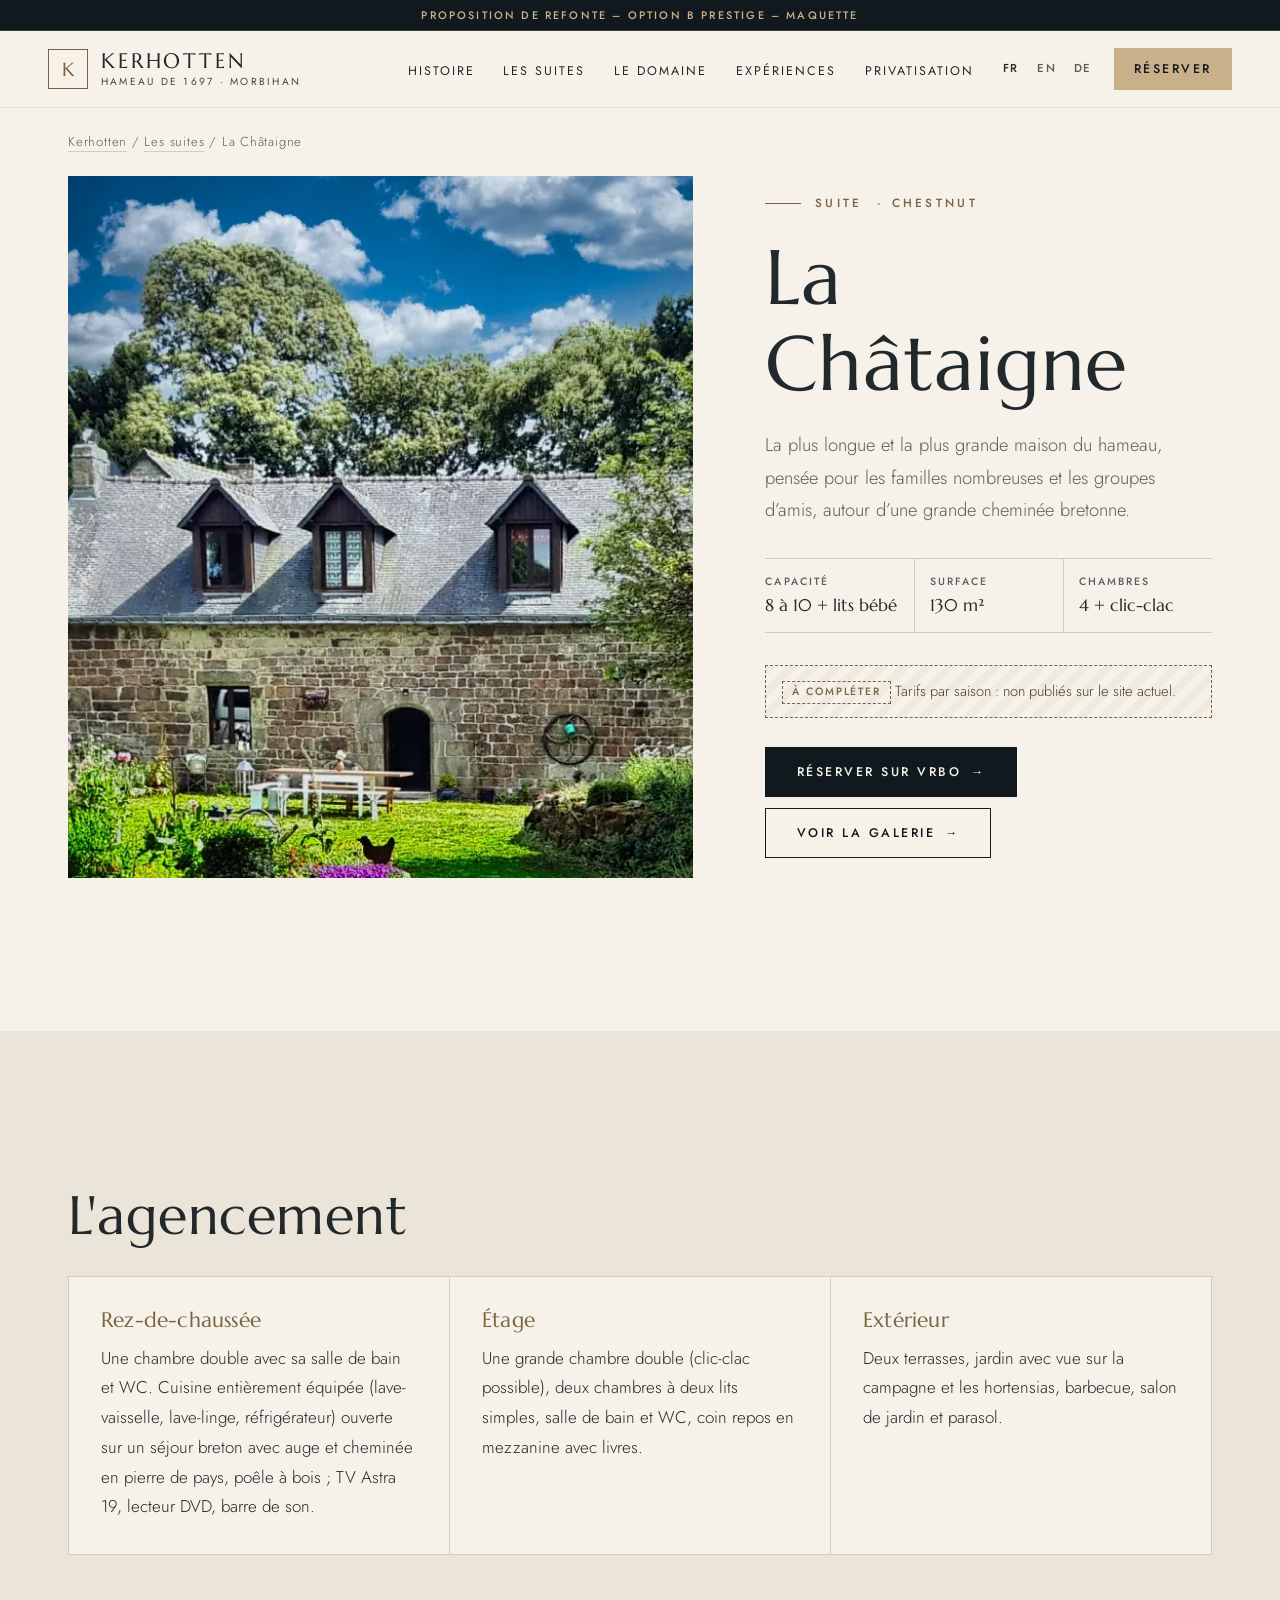
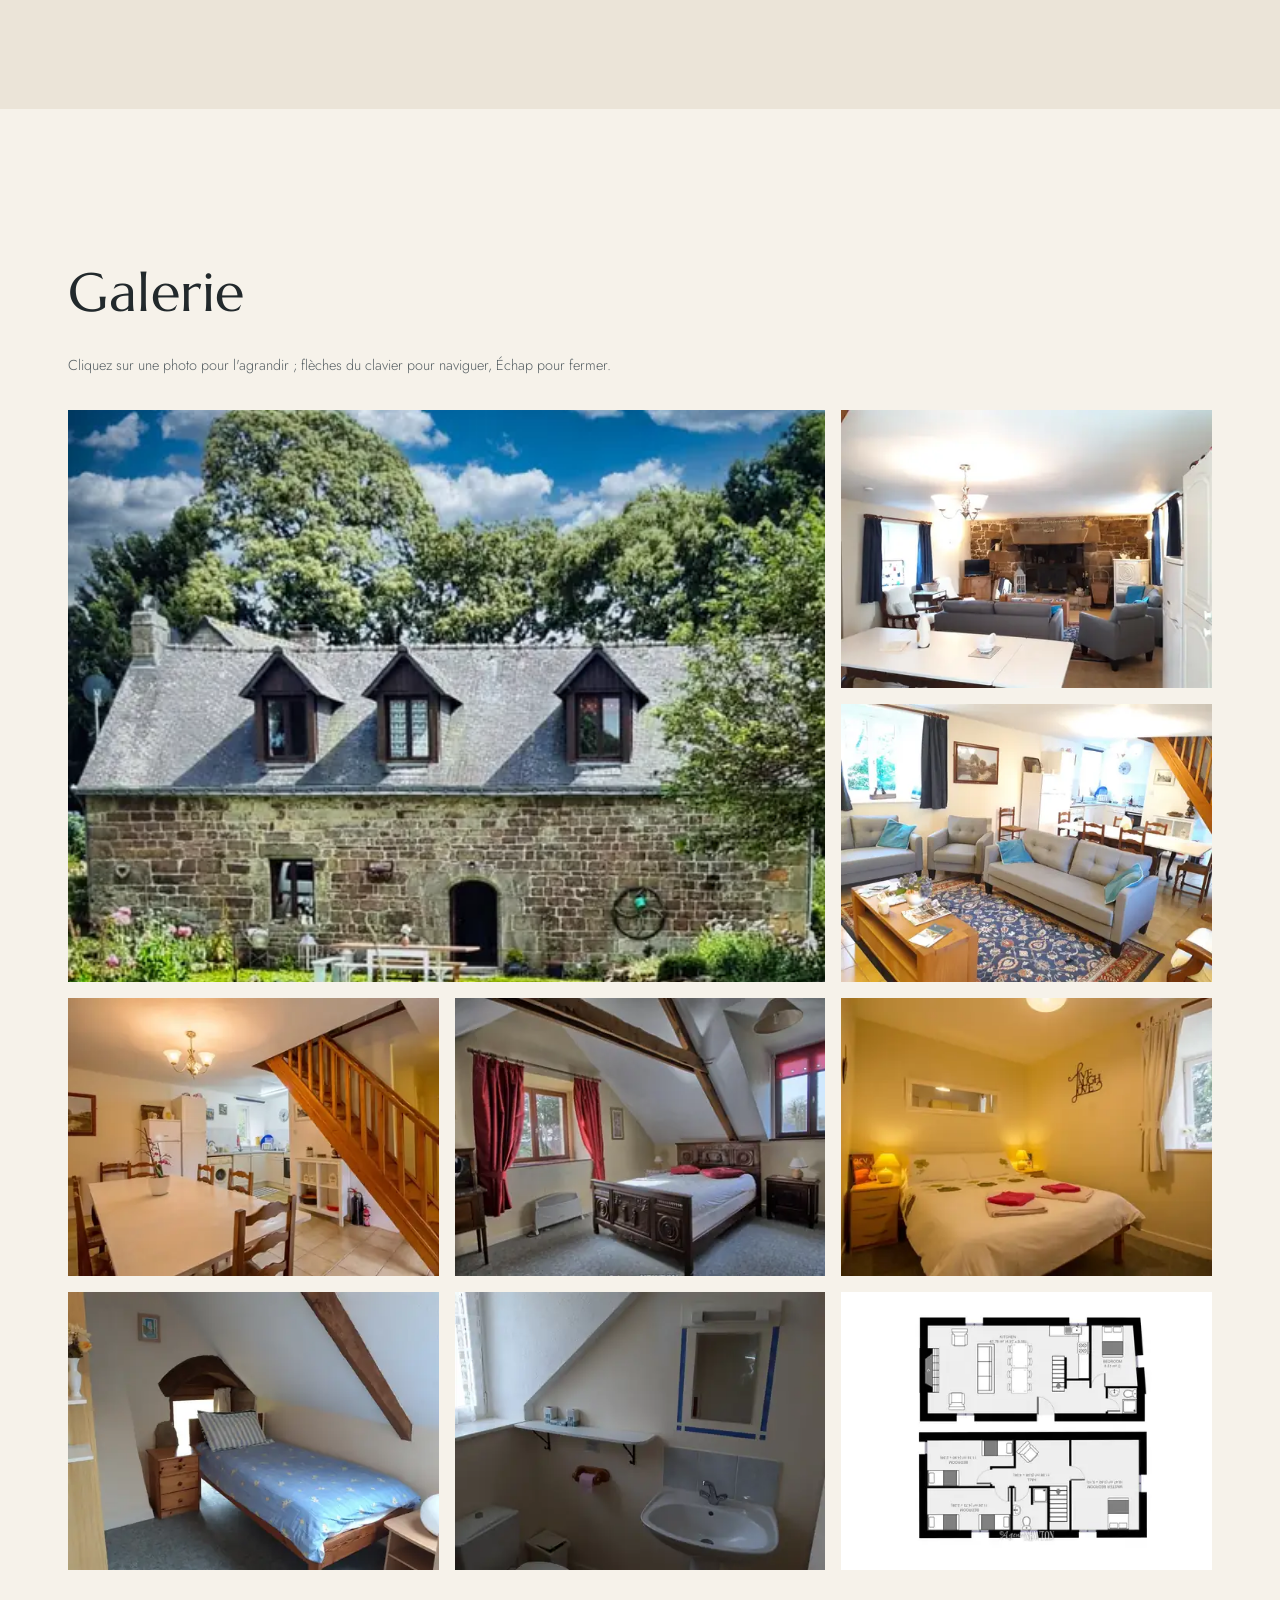
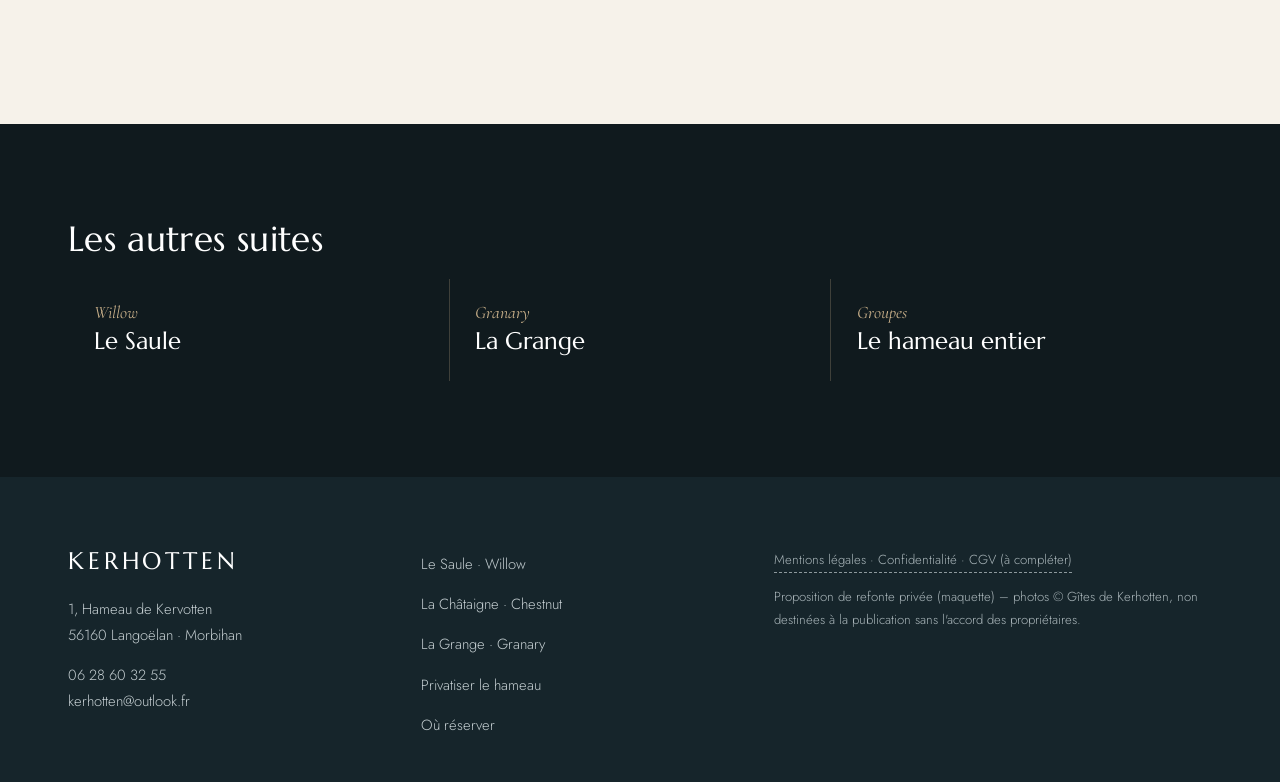
<file: la-chataigne.html>
<!DOCTYPE html>
<!--
  Private redesign proposal, photos © Gîtes de Kerhotten, not for publication without owners' consent.
  Proposition de refonte – Option B « Prestige » – maquette privée. Photos © Gîtes de Kerhotten,
  ne pas publier sans l'accord écrit des propriétaires. Faits repris uniquement de www.gitesdekerhotten.fr ;
  tarifs = emplacements à compléter ; réservation via les annonces Abritel / Vrbo existantes.
-->
<html lang="fr">
<head>
<meta charset="utf-8">
<meta name="viewport" content="width=device-width, initial-scale=1">
<title data-i18n-doc="k9cfa3b9">La Châtaigne (Chestnut) – longère 8 à 10 personnes · Gîtes de Kerhotten</title>
<meta name="description" content="La Châtaigne, la plus grande maison du hameau de Kerhotten : 8 à 10 personnes, 130 m², cheminée en pierre et poêle à bois, deux terrasses. Morbihan." data-i18n-desc="kccc036f">
<!-- Maquette privée : ne pas indexer (à retirer uniquement après accord des propriétaires) -->
<meta name="robots" content="noindex, nofollow">
<link rel="canonical" href="https://www.gitesdekerhotten.fr/la-chataigne.html">
<meta name="theme-color" content="#101a1e">
<meta property="og:type" content="website">
<meta property="og:locale" content="fr_FR">
<meta property="og:site_name" content="Gîtes de Kerhotten">
<meta property="og:title" content="La Châtaigne (Chestnut) – longère 8 à 10 personnes · Gîtes de Kerhotten">
<meta property="og:description" content="La Châtaigne, la plus grande maison du hameau de Kerhotten : 8 à 10 personnes, 130 m², cheminée en pierre et poêle à bois, deux terrasses. Morbihan.">
<meta property="og:image" content="assets/img/og.jpg">
<meta name="twitter:card" content="summary_large_image">
<link rel="preload" href="assets/fonts/marcellus-latin-400-normal.woff2" as="font" type="font/woff2" crossorigin>
<link rel="preload" href="assets/fonts/jost-latin-400-normal.woff2" as="font" type="font/woff2" crossorigin>
<link rel="preload" as="image" type="image/webp" imagesrcset="assets/img/chataigne-ext-480.webp 480w, assets/img/chataigne-ext-760.webp 760w" imagesizes="(min-width: 900px) 55vw, 100vw" fetchpriority="high">
<link rel="icon" href="data:image/svg+xml,%3Csvg xmlns='http://www.w3.org/2000/svg' viewBox='0 0 32 32'%3E%3Crect width='32' height='32' fill='%23101a1e'/%3E%3Ctext x='16' y='22' font-size='16' text-anchor='middle' fill='%23c9b08a' font-family='Georgia,serif'%3EK%3C/text%3E%3C/svg%3E">
<style>@font-face{font-family:Marcellus;font-weight:400;font-style:normal;font-display:swap;src:url(assets/fonts/marcellus-latin-400-normal.woff2)format("woff2")}@font-face{font-family:Jost;font-weight:300;font-style:normal;font-display:swap;src:url(assets/fonts/jost-latin-300-normal.woff2)format("woff2")}@font-face{font-family:Jost;font-weight:400;font-style:normal;font-display:swap;src:url(assets/fonts/jost-latin-400-normal.woff2)format("woff2")}@font-face{font-family:Jost;font-weight:500;font-style:normal;font-display:swap;src:url(assets/fonts/jost-latin-500-normal.woff2)format("woff2")}@font-face{font-family:"Cormorant Garamond";font-weight:400;font-style:italic;font-display:swap;src:url(assets/fonts/cormorant-garamond-latin-400-italic.woff2)format("woff2")}:root{--ink:#101a1e;--night:#16252b;--slate:#24363d;--ivory:#f6f2ea;--stone:#ebe4d8;--sand:#d8ccb8;--gold:#c9b08a;--gold-d:#7b6240;--text:#22292c;--muted:#565f63;--display:Marcellus,"Times New Roman",serif;--accent:"Cormorant Garamond",Georgia,serif;--sans:Jost,"Helvetica Neue",Arial,sans-serif;--wrap:1240px;--g:clamp(1.25rem,5vw,3rem);--sec:clamp(5rem,12vw,10rem);--e:cubic-bezier(.22,.61,.36,1)}*,::after,::before{box-sizing:border-box}html{-webkit-text-size-adjust:100%;scroll-behavior:smooth;scroll-padding-top:6rem}body{margin:0;background:var(--ivory);color:var(--text);font:300 1.0625rem/1.75 var(--sans);-webkit-font-smoothing:antialiased;overflow-x:clip}img{max-width:100%;height:auto}img,picture{display:block}.card-img picture,.dom-img picture,.p-img picture,.s-hero-img picture,.season-img picture,picture:has(>.cover){height:100%}a{color:inherit}:focus-visible{outline:2px solid var(--gold-d);outline-offset:3px}.ftr :focus-visible,.hdr:not(.solid) :focus-visible,.hero :focus-visible,.hire :focus-visible,.p-hero :focus-visible{outline-color:var(--gold)}h1,h2,h3{font-family:var(--display);font-weight:400;line-height:1.12;margin:0 0 .55em;letter-spacing:.01em}h1 em,h2 em{font-family:var(--accent);font-style:italic;font-weight:400;letter-spacing:0}h2{font-size:clamp(2rem,4.4vw,3.4rem)}h3{font-size:clamp(1.35rem,2vw,1.6rem)}p{margin:0 0 1em}.wrap{max-width:var(--wrap);margin:0 auto;padding:0 var(--g)}.skip,.sr{position:absolute}.sr{top:0;left:0;width:1px;height:1px;margin:-1px;padding:0;border:0;overflow:hidden;clip:rect(0 0 0 0);clip-path:inset(50%);white-space:nowrap}.skip{left:1rem;top:-5rem;z-index:200;background:var(--ink);color:#fff;padding:.7rem 1rem}.skip:focus{top:1rem}.small{font-size:.9rem;color:var(--muted)}.kicker{font:500 .74rem/1.4 var(--sans);letter-spacing:.28em;text-transform:uppercase;color:var(--gold);margin-bottom:1.4rem;display:flex;align-items:center;gap:.9rem}.kicker::before{content:"";width:2.2rem;height:1px;background:currentColor;flex:none}.kicker-dark{color:var(--gold-d)}.lead{font-size:1.15rem;color:var(--muted);max-width:40rem}.sec{padding:var(--sec)0}.sec-head{max-width:46rem;margin-bottom:clamp(3rem,6vw,5rem)}.btn{display:inline-flex;align-items:center;justify-content:center;gap:.6rem;min-height:50px;padding:.9rem 1.9rem;font:500 .78rem/1.2 var(--sans);letter-spacing:.2em;text-transform:uppercase;text-decoration:none;border:1px solid transparent;cursor:pointer;transition:background-color .4s var(--e),color .4s var(--e),border-color .4s var(--e)}.btn-gold{background:var(--gold);color:var(--ink)}.btn-gold:hover{background:#dcc6a1}.btn-dark{background:var(--ink);color:var(--ivory)}.btn-dark:hover{background:var(--slate)}.btn-line{border-color:rgba(255,255,255,.65);color:#fff}.btn-line:hover{background:rgba(255,255,255,.1)}.btn-line-dark{border-color:var(--ink);color:var(--ink)}.btn-line-dark:hover{background:var(--ink);color:var(--ivory)}.btn-block{width:100%}.btn::after{content:"→";transition:transform .4s var(--e)}.btn:hover::after{transform:translateX(4px)}.btn[href^=mailto]::after,.btn[href^=tel]::after,.hdr-cta::after{content:none}.mock-strip{margin:0;background:var(--ink);color:var(--gold);text-align:center;font:500 .68rem/1.3 var(--sans);letter-spacing:.2em;text-transform:uppercase;padding:.5rem 1rem;position:relative;z-index:60;border-bottom:1px solid rgba(201,176,138,.25)}.hdr{position:sticky;top:0;z-index:50;background:var(--ivory);border-bottom:1px solid rgba(16,26,30,.08);transition:background-color .5s var(--e),border-color .5s}.hire-page .hdr,.home .hdr{position:fixed;left:0;right:0;top:auto;background:0 0;border-color:transparent;color:#fff}.hire-page .hdr.solid,.home .hdr.solid{position:fixed;top:0;background:rgba(16,26,30,.94);border-color:rgba(201,176,138,.2);-webkit-backdrop-filter:blur(8px);backdrop-filter:blur(8px)}.brand,.hdr-in{display:flex;align-items:center}.hdr-in{gap:1.2rem;min-height:76px;max-width:1440px;margin:0 auto;padding:0 var(--g)}.brand{gap:.8rem;text-decoration:none;margin-right:auto}.brand-k{width:40px;height:40px;display:grid;place-items:center;border:1px solid currentColor;font:400 1.2rem/1 var(--display);color:var(--gold-d)}.facts strong,.hero h1 em,.hire-page .brand-k,.home .brand-k,.p-hero h1 em{color:var(--gold)}.brand-t{display:flex;flex-direction:column;font:400 1.3rem/1 var(--display);letter-spacing:.14em}.brand-t,.brand-t small,.nav a{text-transform:uppercase}.brand-t small{font:400 .64rem/1 var(--sans);letter-spacing:.22em;margin-top:.35rem;opacity:.85}.nav ul{gap:1.8rem;list-style:none;margin:0;padding:0}.nav a{text-decoration:none;font:400 .78rem/1 var(--sans);letter-spacing:.16em;padding:.6rem 0;background:linear-gradient(var(--gold),var(--gold))0 100%/0 1px no-repeat;transition:background-size .5s var(--e)}.nav a:hover,.nav a[aria-current],.s-link:hover .more{background-size:100% 1px}.hdr-act{align-items:center;gap:.8rem}.hdr-act,.lang,.nav ul{display:flex}.lang button,.quote footer{font:500 .72rem/1 var(--sans)}.lang button{background:0 0;letter-spacing:.12em;min-width:36px;min-height:40px;opacity:.75;border-bottom:1px solid transparent}.lang button[aria-pressed=true]{opacity:1;border-bottom-color:var(--gold)}.hdr-cta{min-height:42px;padding:.6rem 1.2rem}.burger,.lang button{border:0;color:inherit;cursor:pointer}.burger{display:none;width:44px;height:44px;position:relative}.burger i,.burger i::after,.burger i::before{position:absolute;width:22px;height:1px;background:currentColor;transition:transform .4s var(--e),opacity .3s}.burger i{left:11px;top:22px}.burger i::after,.burger i::before{content:"";left:0}.burger i::before{top:-7px}.burger i::after{top:7px}.burger,.burger[aria-expanded=true] i{background:0 0}.burger[aria-expanded=true] i::before{transform:translateY(7px) rotate(45deg)}.burger[aria-expanded=true] i::after{transform:translateY(-7px) rotate(-45deg)}@media (max-width:1099px){.burger,.nav a,.nav.open{display:block}.hdr-cta,.nav{display:none}.nav{position:absolute;left:0;right:0;top:100%;background:var(--ink);color:var(--ivory);border-top:1px solid rgba(201,176,138,.2)}.nav ul{flex-direction:column;gap:0;padding:.5rem var(--g) 1.5rem}.nav a{padding:1rem 0;font-size:.85rem;border-bottom:1px solid rgba(255,255,255,.08);background:0 0}}@media (max-width:420px){.brand-t small{display:none}.lang button{min-width:32px}.hdr-in{gap:.6rem}.hdr-act{gap:.3rem}}@media (max-width:360px){.brand{gap:.5rem}.brand-k{width:34px;height:34px}.brand-t{font-size:1.05rem;letter-spacing:.08em}.lang button{min-width:30px}}.hero{position:relative;height:100vh;height:100svh;min-height:560px;display:flex;align-items:flex-end;color:#fff;overflow:hidden;background:var(--ink)}.hero-media{position:absolute;inset:0;overflow:hidden}.hero-img,.hero-media picture{width:100%;height:100%}.hero-img{object-fit:cover;transform-origin:55% 45%}.hero-veil{position:absolute;inset:0;background:linear-gradient(90deg,rgba(10,18,21,.45)0,rgba(10,18,21,0) 65%),linear-gradient(180deg,rgba(10,18,21,.55)0,rgba(10,18,21,.15) 25%,rgba(10,18,21,.35) 45%,rgba(10,18,21,.88) 100%)}.hero-txt{position:relative;width:100%;max-width:var(--wrap);margin:0 auto;padding:0 var(--g) clamp(5rem,12vh,8rem)}.hero h1,.p-hero h1{font-size:clamp(2.6rem,7.2vw,6rem);max-width:15ch;margin-bottom:.4em;text-shadow:0 2px 30px rgba(0,0,0,.3)}.hero-sub{font-size:clamp(1.05rem,1.5vw,1.25rem);max-width:36rem;color:rgba(255,255,255,.9)}.hero-cta{display:flex;flex-wrap:wrap;gap:1rem;margin-top:2.2rem}.hero-cta.center{justify-content:center}.scroll-cue{position:absolute;right:var(--g);bottom:2.2rem;writing-mode:vertical-rl;font:400 .68rem/1 var(--sans);letter-spacing:.3em;text-transform:uppercase;text-decoration:none;color:rgba(255,255,255,.85);padding-bottom:4.5rem}.scroll-cue::after{content:"";position:absolute;left:50%;bottom:0;width:1px;height:3.5rem;background:linear-gradient(var(--gold),transparent)}@media (max-width:700px){.scroll-cue{display:none}}.story-grid{display:grid;gap:3rem}.quote{margin:2.5rem 0 0;padding:0 0 0 1.6rem;border-left:1px solid var(--gold-d)}.quote p{font:italic 400 clamp(1.5rem,2.4vw,2rem)/1.35 var(--accent);color:var(--slate);margin-bottom:.6rem}.quote footer{letter-spacing:.24em;text-transform:uppercase;color:var(--gold-d)}.story-body>p{font-size:1.15rem}.timeline{list-style:none;margin:2.5rem 0 0;padding:0;border-top:1px solid var(--sand)}.timeline li{display:grid;grid-template-columns:9.5rem 1fr;gap:1.5rem;padding:1.4rem 0;border-bottom:1px solid var(--sand);align-items:baseline}.timeline p{margin:0}.tl-y{font:400 1.45rem/1.2 var(--display);color:var(--gold-d)}@media (max-width:560px){.timeline li{grid-template-columns:1fr;gap:.3rem}}@media (min-width:960px){.story-grid{grid-template-columns:5fr 6fr;gap:6rem;align-items:start}.story-lead{position:sticky;top:8rem}}.suites{background:var(--stone)}.suite-cards{list-style:none;margin:0;padding:0;display:grid;gap:2.5rem}.s-link{display:block;text-decoration:none;color:inherit;height:100%;background:var(--ivory)}.s-img{aspect-ratio:4/5;overflow:hidden}.cover,.s-img picture{width:100%;height:100%;object-fit:cover}.s-img img,.season-img img{transition:transform 1.4s var(--e)}.s-link:hover .s-img img,.season:hover .season-img img{transform:scale(1.05)}.s-txt{padding:1.8rem 1.8rem 2.2rem}.s-en{font:italic 400 1.15rem/1 var(--accent);color:var(--gold-d);margin-bottom:.5rem}.s-txt h3{font-size:clamp(1.8rem,2.6vw,2.2rem);margin-bottom:.3em}.more,.s-spec{letter-spacing:.2em;text-transform:uppercase}.s-spec{font:500 .75rem/1.3 var(--sans);color:var(--muted)}.more{display:inline-block;margin-top:.4rem;font:500 .74rem/1 var(--sans);padding-bottom:.4rem;background:linear-gradient(var(--gold-d),var(--gold-d))0 100%/30% 1px no-repeat;transition:background-size .6s var(--e)}@media (min-width:900px){.suite-cards{grid-template-columns:repeat(3,1fr);gap:2rem}.s-card:nth-child(2){margin-top:4rem}}.domaine{background:var(--ink);color:#dfe5e6}.domaine h2,.hire h2,.hire-cta h2{color:#fff}.dom-grid{display:grid;gap:3rem;align-items:center}.dom-img{aspect-ratio:4/5;overflow:hidden}.facts{list-style:none;padding:0;margin:2.2rem 0 0;display:grid;gap:0}.facts li{display:grid;grid-template-columns:8.5rem 1fr;gap:1.2rem;padding:1.1rem 0;border-top:1px solid rgba(201,176,138,.22)}.facts strong{font:400 1.2rem/1.3 var(--display)}.facts span{font-size:.98rem}@media (max-width:560px){.facts li{grid-template-columns:1fr;gap:.2rem}}@media (min-width:960px){.dom-grid{grid-template-columns:6fr 5fr;gap:6rem}.dom-img{aspect-ratio:auto;height:44rem}}.seasons{list-style:none;margin:0;padding:0;display:grid;gap:3rem 2rem}.season-img{aspect-ratio:4/3;overflow:hidden;margin-bottom:1.4rem}@media (min-width:700px){.season-img{aspect-ratio:3/4}}.season-n{font:500 .72rem/1 var(--sans);letter-spacing:.26em;text-transform:uppercase;color:var(--gold-d);margin-bottom:.7rem}.season p:last-child{font-size:.98rem;color:var(--muted)}@media (min-width:700px){.seasons{grid-template-columns:1fr 1fr}}@media (min-width:1100px){.seasons{grid-template-columns:repeat(4,1fr)}.season:nth-child(even){margin-top:3.5rem}}.hire{position:relative;color:#fff;overflow:hidden;background:var(--ink);padding:clamp(7rem,16vw,12rem)0}.hire-bg,.hire-bg::after{position:absolute;inset:0}.dom-img picture,.g-item picture,.hire-bg picture,.p-hero-img picture{height:100%}.hire-bg::after{content:"";background:rgba(10,18,21,.62)}.hire-in{position:relative;max-width:52rem;text-align:center}.hire-in .kicker{justify-content:center}.hire p{font-size:1.15rem;color:rgba(255,255,255,.9);margin-bottom:2rem}.bt-grid{display:grid;gap:2rem;align-items:end;border-top:1px solid var(--sand);border-bottom:1px solid var(--sand);padding:clamp(2.5rem,6vw,4rem)0}.bt-act .small{margin:1rem 0 0}@media (min-width:900px){.bt-grid{grid-template-columns:2fr 1fr;gap:5rem}}.demo-tag,.ph-tag{display:inline-block;font:500 .66rem/1 var(--sans);letter-spacing:.18em;text-transform:uppercase;color:var(--gold-d);border:1px dashed var(--gold-d);padding:.35rem .55rem;vertical-align:middle}.closing{text-align:center;padding-top:0}.closing-in{max-width:46rem}.lay h3,.sign{color:var(--gold-d)}.sign{font:italic 400 2rem/1 var(--accent)}.contact-line{list-style:none;padding:0;margin:2rem 0 1.5rem;display:flex;flex-wrap:wrap;justify-content:center;gap:.6rem 2.2rem;font-size:1.05rem}.contact-line a{border-bottom:1px solid var(--gold-d)}.hire-cta{background:var(--ink);color:#dfe5e6;text-align:center}.hire-cta .small{color:#b8c3c6;margin-top:1.5rem}.ftr{background:var(--night);color:#c3cdd0;padding:4.5rem 0 2.5rem;font-size:.92rem}.contact-line a,.ftr a{text-decoration:none}.ftr a:hover{color:var(--gold)}.ftr-grid{display:grid;gap:2.5rem}.ftr-brand,.specs dt{text-transform:uppercase}.ftr-brand{font:400 1.5rem/1 var(--display);letter-spacing:.16em;color:#fff}.ftr-links{list-style:none;padding:0;margin:0;display:grid;gap:.5rem}.ftr-links a{display:inline-block;padding:.2rem 0}.ftr-legal{font-size:.82rem;color:#aab6ba}.ph-inline{border-bottom:1px dashed #8d999d;display:inline-block}@media (min-width:900px){.ftr-grid{grid-template-columns:1fr 1fr 1.4fr}}.crumbs{padding-top:1.4rem;padding-bottom:1.4rem;font-size:.82rem;letter-spacing:.06em;color:var(--muted)}.crumbs a{text-decoration:none;border-bottom:1px solid var(--sand)}.s-hero{display:grid;gap:2.5rem;padding-bottom:var(--sec)}.s-hero-img{aspect-ratio:4/3;overflow:hidden;background:var(--stone)}.s-hero h1{font-size:clamp(2.8rem,6vw,5rem);margin-bottom:.3em}.specs{display:grid;grid-template-columns:repeat(3,1fr);margin:2rem 0;border-top:1px solid var(--sand);border-bottom:1px solid var(--sand)}.specs div{padding:1rem .8rem 1rem 0}.specs div+div{padding-left:.9rem;border-left:1px solid var(--sand)}.specs dt{font:500 .66rem/1.3 var(--sans);letter-spacing:.2em;color:var(--muted)}.specs dd{margin:.3rem 0 0;font:400 1.08rem/1.3 var(--display)}.ph-box{font-size:.92rem;background:repeating-linear-gradient(-45deg,transparent 0 8px,rgba(123,98,64,.06) 8px 16px);border:1px dashed var(--gold-d);padding:.8rem 1rem;color:#4b3c26}.s-cta{margin-top:1.8rem}@media (min-width:960px){.s-hero{grid-template-columns:7fr 5fr;gap:4.5rem;align-items:center}.s-hero-img{aspect-ratio:auto;height:min(78vh,720px)}}@media (max-width:420px){.specs{grid-template-columns:1fr}.specs div+div{padding-left:0;border-left:0;border-top:1px solid var(--sand)}}.layout-sec{background:var(--stone)}.lay-grid{display:grid;gap:1px;background:var(--sand);border:1px solid var(--sand)}.lay{background:var(--ivory);padding:2rem}.lay h3{font-size:1.3rem}.lay p{margin:0}@media (min-width:900px){.lay-grid{grid-template-columns:repeat(3,1fr)}}.gallery{list-style:none;margin:2rem 0 0;padding:0;display:grid;grid-template-columns:repeat(2,1fr);gap:.75rem}.g-item{display:block;width:100%;padding:0;border:0;background:var(--stone);cursor:zoom-in;position:relative;overflow:hidden;aspect-ratio:4/3;color:#fff;text-align:left;font:inherit}.g-item img{width:100%;height:100%;object-fit:cover;transition:transform 1.2s var(--e),opacity .4s}.g-item:focus-visible img,.g-item:hover img{transform:scale(1.05)}.g-cap{position:absolute;left:0;right:0;bottom:0;padding:2rem .9rem .7rem;font-size:.85rem;line-height:1.35;background:linear-gradient(transparent,rgba(10,18,21,.82));opacity:0;transform:translateY(6px);transition:opacity .4s,transform .4s var(--e)}.g-item:focus-visible .g-cap,.g-item:hover .g-cap{opacity:1;transform:none}@media (hover:none){.g-cap{opacity:1;transform:none}}@media (min-width:760px){.gallery{grid-template-columns:repeat(3,1fr);gap:1rem}.gallery li:first-child{grid-column:span 2;grid-row:span 2;position:relative}.gallery li:first-child .g-item{position:absolute;inset:0;aspect-ratio:auto;height:auto}}.others{background:var(--ink);color:#fff;padding:clamp(4rem,8vw,6rem)0}.others h2{font-size:clamp(1.6rem,3vw,2.2rem)}.others-list{list-style:none;margin:0;padding:0;display:grid;gap:1px;background:rgba(201,176,138,.25)}.others-list a{display:flex;flex-direction:column;gap:.3rem;padding:1.6rem;background:var(--ink);text-decoration:none;transition:background-color .4s}.others-list a:hover{background:var(--slate)}.o-en{font:italic 400 1.1rem/1 var(--accent);color:var(--gold)}.o-fr{font:400 1.5rem/1.2 var(--display)}@media (min-width:760px){.others-list{grid-template-columns:repeat(3,1fr)}}.lb{padding:0;border:0;background:0 0;max-width:100vw;max-height:100vh;width:100vw;height:100vh;margin:0;color:#fff}.lb::backdrop{background:rgba(8,14,17,.94)}.lb-in{position:relative;width:100%;height:100%;display:grid;place-items:center;padding:4.5rem 4rem}.lb-fig{margin:0;display:flex;flex-direction:column;align-items:center;gap:1rem;max-width:100%;max-height:100%}.lb-fig img{max-width:min(1280px,100%);max-height:calc(100vh - 11rem);width:auto;height:auto;object-fit:contain}.lb-fig figcaption{font-size:.95rem;text-align:center;color:#e5e9ea}.lb-count{color:var(--gold);margin-left:.6rem;font-size:.82rem;letter-spacing:.12em}.lb-btn{position:absolute;width:52px;height:52px;border:1px solid rgba(255,255,255,.35);background:rgba(16,26,30,.6);color:#fff;font:300 2rem/1 var(--sans);cursor:pointer;display:grid;place-items:center;transition:background-color .3s,border-color .3s}.lb-btn:hover{background:var(--slate);border-color:var(--gold)}.lb-next,.lb-prev{top:50%;transform:translateY(-50%)}.lb-prev{left:1rem}.lb-next{right:1rem}.lb-close{right:1rem;top:1rem}@media (max-width:600px){.lb-in{padding:4.5rem .5rem 6rem}.lb-next,.lb-prev{top:auto;bottom:1rem;transform:none}.lb-prev{left:calc(50% - 60px)}.lb-next{right:calc(50% - 60px)}}.lb-open body,.p-hero{overflow:hidden}.p-hero{position:relative;min-height:88vh;min-height:88svh;display:flex;align-items:flex-end;color:#fff;background:var(--ink)}.p-hero-img{position:absolute;inset:0}.p-hero-txt{position:relative;width:100%;padding-bottom:clamp(4rem,10vh,7rem)}.facts-band{background:var(--ink);color:#dfe5e6;border-top:1px solid rgba(201,176,138,.22)}.fb{list-style:none;margin:0 auto;display:grid;grid-template-columns:1fr 1fr;gap:1.6rem 1rem;padding-top:2.2rem;padding-bottom:2.2rem}.fb li{display:flex;flex-direction:column}.fb strong{font:400 clamp(1.6rem,3vw,2.3rem)/1.1 var(--display);color:var(--gold)}.fb span{font-size:.85rem;letter-spacing:.06em}@media (min-width:800px){.fb{grid-template-columns:repeat(4,1fr)}}.occ-grid{display:grid;gap:2.5rem}.occ{list-style:none;margin:0;padding:0;border-top:1px solid var(--sand)}.occ li,.serv li{border-bottom:1px solid var(--sand)}.occ li{padding:1.05rem 0 1.05rem 2rem;position:relative}.occ li::before{content:"";position:absolute;left:0;top:1.75rem;width:1rem;height:1px;background:var(--gold-d)}@media (min-width:960px){.occ-grid{grid-template-columns:5fr 6fr;gap:6rem}}.cal-month button.free:hover,.compo{background:var(--stone)}.compo-list{list-style:none;padding:0;margin:0 0 1.5rem;display:grid;gap:1rem}.compo-list a{display:flex;flex-wrap:wrap;justify-content:space-between;align-items:baseline;gap:.5rem 2rem;padding:1.6rem 1.8rem;background:var(--ivory);text-decoration:none;transition:background-color .4s}.compo-list a:hover{background:#fff}.c-name{font:400 1.6rem/1.2 var(--display)}.c-name small{font:italic 400 1.1rem var(--accent);color:var(--gold-d);margin-left:.4rem}.c-spec,.demo-banner strong{font:500 .78rem/1.3 var(--sans);letter-spacing:.18em;text-transform:uppercase;color:var(--muted)}.serv-grid{display:grid;gap:3rem;align-items:center}.serv-img{aspect-ratio:3/4;overflow:hidden}.serv{list-style:none;padding:0;margin:0 0 1.6rem}.serv li{padding:.85rem 0}@media (min-width:960px){.serv-grid{grid-template-columns:4fr 6fr;gap:6rem}}.book-head{max-width:52rem;margin-bottom:2.5rem}.book-head h1{font-size:clamp(2.4rem,5vw,4rem)}.demo-banner{display:flex;flex-wrap:wrap;gap:.4rem 1rem;align-items:baseline;border:1px dashed var(--gold-d);background:rgba(201,176,138,.12);padding:1rem 1.2rem;font-size:.95rem;margin:1.5rem 0 2rem}.demo-banner strong{font:500 .72rem/1 var(--sans);letter-spacing:.22em;color:var(--gold-d)}.steps{list-style:none;margin:0;padding:0;display:grid;grid-template-columns:repeat(4,minmax(0,1fr));gap:.5rem;font-size:.78rem;letter-spacing:.06em;color:var(--muted)}.steps li{border-top:2px solid var(--sand);padding-top:.6rem;display:flex;flex-direction:column;gap:.15rem;min-width:0;overflow-wrap:anywhere}@media (max-width:420px){.steps{font-size:.68rem;letter-spacing:.02em}}.steps li span{font:400 1rem/1 var(--display)}.steps li.on{color:var(--text)}.book-grid{display:grid;gap:2.5rem}@media (min-width:1000px){.book-grid{grid-template-columns:1fr 380px;gap:3.5rem;align-items:start}.summary{position:sticky;top:7rem}}.suite-pick{border:0;padding:0;margin:0 0 2rem;display:grid;gap:.6rem;min-width:0}.suite-pick legend{font:400 1.3rem/1.2 var(--display);margin-bottom:1rem;padding:0}.sp{display:flex;align-items:center;gap:.9rem;padding:.9rem 1.1rem;border:1px solid var(--sand);background:#fff;cursor:pointer;transition:border-color .3s}.sp:hover,.steps li.on{border-color:var(--gold-d)}.sp:has(input:checked){border-color:var(--ink);box-shadow:inset 3px 0 0 var(--gold-d)}.sp input{accent-color:var(--ink);width:18px;height:18px;flex:none}.sp b{font:400 1.1rem var(--display)}.sp small{display:block;font-size:.82rem;color:var(--muted)}@media (min-width:640px){.suite-pick{grid-template-columns:1fr 1fr}.suite-pick legend{grid-column:1/-1}}.cal-wrap{background:#fff;border:1px solid var(--sand);padding:clamp(1rem,3vw,1.8rem)}.cal-bar{display:flex;align-items:center;justify-content:space-between;gap:1rem;margin-bottom:1rem}.cal-hint{margin:0;font-size:.95rem;text-align:center}.cal-nav{width:44px;height:44px;border:1px solid var(--sand);background:0 0;font-size:1.4rem;cursor:pointer;flex:none;color:var(--ink)}.cal-nav:disabled{opacity:.35;cursor:default}.cal-months{display:grid;gap:2rem}@media (min-width:700px){.cal-months{grid-template-columns:1fr 1fr}}.cal-month h2{font-size:1.15rem;text-transform:capitalize;text-align:center;margin-bottom:.8rem}.cal-month table{width:100%;border-collapse:collapse;table-layout:fixed}.cal-month th{font:500 .7rem/1 var(--sans);color:var(--muted);padding:.4rem 0;text-transform:uppercase}.cal-month td{padding:2px}.cal-month button{width:100%;aspect-ratio:1;min-height:36px;border:0;background:0 0;font:400 .92rem/1 var(--sans);color:var(--text);cursor:pointer;transition:background-color .2s}.cal-month button.booked{color:#8a7f73;background:repeating-linear-gradient(-45deg,#f1ebe1 0 4px,#e4dbcd 4px 8px);text-decoration:line-through;cursor:not-allowed}.cal-month button.past{color:#9aa1a4;cursor:default}.cal-month button.range{background:var(--stone)}.cal-month button.sel{background:var(--ink);color:#fff}.legend{list-style:none;padding:0;margin:1.2rem 0 0;display:flex;flex-wrap:wrap;gap:.5rem 1.5rem;font-size:.82rem;color:var(--muted)}.legend li{display:flex;align-items:center;gap:.5rem}.legend i{width:16px;height:16px;border:1px solid var(--sand)}.lg-free{background:#fff}.lg-booked{background:repeating-linear-gradient(-45deg,#f1ebe1 0 3px,#e4dbcd 3px 6px)}.lg-sel,.summary{background:var(--ink)}.summary{color:#e3e8e9;padding:2rem}.summary h2{font-size:1.6rem;color:#fff}.guests{display:grid;gap:.8rem;margin-bottom:1.5rem}.stepper,.stepper>div{display:flex;align-items:center}.stepper{justify-content:space-between}.stepper>div{gap:.6rem}.stepper button{width:40px;height:40px;border:1px solid rgba(201,176,138,.5);background:0 0;color:#fff;font-size:1.1rem;cursor:pointer}.stepper button:hover,.summary .ph-tag{border-color:var(--gold)}.stepper output{min-width:1.6rem;text-align:center;font:400 1.15rem var(--display)}.sum-list{margin:0 0 1.2rem;border-top:1px solid rgba(201,176,138,.25)}.sum-list div{display:flex;justify-content:space-between;gap:1rem;padding:.7rem 0;border-bottom:1px solid rgba(201,176,138,.15);font-size:.92rem}.sum-list dt{color:#b3bfc2}.sum-list dd{margin:0;text-align:right;color:#fff}.summary .ph-tag{color:var(--gold)}.summary .btn-dark{background:var(--gold);color:var(--ink)}.summary .btn-dark:hover{background:#dcc6a1}.form-msg{color:#f2c6b6;font-size:.9rem;margin:0}.form-msg:not(:empty){margin-bottom:1rem}.pay{margin-top:1.6rem;padding-top:1.4rem;border-top:1px solid rgba(201,176,138,.3)}.pay:focus{outline:0}.pay-title{font:400 1.1rem var(--display);color:#fff}.pay-slot{border:1px dashed var(--gold);padding:1rem;font-size:.9rem;background:repeating-linear-gradient(-45deg,transparent 0 8px,rgba(201,176,138,.07) 8px 16px)}.pay-slot p:last-child{margin:0}.pay-note{font-size:.9rem;color:var(--gold);margin:1rem 0}.pay .btn-line-dark{border-color:rgba(255,255,255,.5);color:#fff}.pay .btn-line-dark:hover{background:rgba(255,255,255,.1)}.pay .small{color:#b3bfc2;margin-top:.8rem}@media (prefers-reduced-motion:no-preference){.hero-img{animation:kb 28s ease-in-out infinite alternate}@keyframes kb{0%{transform:scale(1)}to{transform:scale(1.14) translate(-1.5%,-1%)}}.hero-txt>*{animation:up 1.4s var(--e) both}.hero-txt>:nth-child(2){animation-delay:.12s}.hero-txt>:nth-child(3){animation-delay:.24s}.hero-txt>:nth-child(4){animation-delay:.36s}@keyframes up{0%{opacity:0;transform:translateY(22px)}to{opacity:1;transform:none}}@supports (animation-timeline:view()){.rv{animation:rv linear both;animation-timeline:view();animation-range:entry 5%entry 40%}@keyframes rv{0%{opacity:0;transform:translateY(32px)}to{opacity:1;transform:none}}}}@media (prefers-reduced-motion:reduce){html{scroll-behavior:auto}*,::after,::before{animation:none!important;transition-duration:.01ms!important}}.g-item[data-full*=-plan] img{object-fit:contain;background:#fff}.book-links,.s-cta{display:flex;flex-wrap:wrap;gap:.7rem}.where-list{list-style:none;padding:0;margin:2rem 0;display:grid;gap:1.2rem;grid-template-columns:repeat(auto-fit,minmax(250px,1fr))}.where-card{border:1px solid rgba(201,176,138,.45);padding:1.4rem}.where-card h2{font-size:1.7rem;margin:0 0 1rem}.where-card h2 small{display:block;font-size:.95rem;opacity:.75;margin-top:.3rem}.group-sec{background:#f4efe6;color:#1b2326}.gf-wrap{max-width:52rem}.gf,.gf-row{display:grid;gap:1rem}.gf{margin-top:1.5rem}.gf-row{grid-template-columns:1fr 1fr}@media (max-width:560px){.gf-row{grid-template-columns:1fr}}.gf-field{display:flex;flex-direction:column;gap:.35rem;min-width:0}.gf-field label{font-size:.8rem;letter-spacing:.08em;text-transform:uppercase;font-weight:500;color:#33403f}.gf-field input,.gf-field select,.gf-field textarea{font:inherit;font-size:1rem;color:#1b2326;background:#fff;border:1px solid #9a8f7d;padding:.75rem .8rem;min-height:48px;width:100%;border-radius:0}.gf-field :focus-visible{outline:3px solid #7b6240;outline-offset:2px}.gf-err,.gf-ok{color:#9b2c1f;margin:0}.gf-ok{background:#e6f0ea;border:1px solid #6d9a7c;color:#1d4a2c;padding:1rem}.group-sec .btn-dark{background:#101a1e;color:#fff}</style>
<script>document.documentElement.classList.add('js')</script>
<script src="assets/js/site.min.js" defer></script>
</head>
<body class="suite-page">
<a class="skip" href="#main"><span data-i18n="kb6ce5fa">Aller au contenu</span></a>
<p class="mock-strip"><span data-i18n="kf66d534">Proposition de refonte – Option B Prestige – maquette</span></p>
<header class="hdr" id="hdr">
  <div class="hdr-in">
    <a class="brand" href="index.html"><span class="brand-k" aria-hidden="true">K</span><span class="brand-t">Kerhotten<small><span data-i18n="k88d743f">Hameau de 1697 · Morbihan</span></small></span></a>
    <nav class="nav" id="nav" aria-label="Navigation principale" data-i18n-aria-label="kb05a0cd">
      <ul>
<li><a href="index.html#histoire"><span data-i18n="k819b269">Histoire</span></a></li>
<li><a href="index.html#suites"><span data-i18n="k9edbec7">Les suites</span></a></li>
<li><a href="index.html#domaine"><span data-i18n="k54e262f">Le domaine</span></a></li>
<li><a href="index.html#experiences"><span data-i18n="k812bb7f">Expériences</span></a></li>
<li><a href="privatisation.html"><span data-i18n="ka197ff5">Privatisation</span></a></li>
      </ul>
    </nav>
    <div class="hdr-act">
      <div class="lang" role="group" aria-label="Langue · Language · Sprache">
        <button type="button" data-lang="fr" aria-pressed="true" lang="fr">FR</button><button type="button" data-lang="en" aria-pressed="false" lang="en">EN</button><button type="button" data-lang="de" aria-pressed="false" lang="de">DE</button>
      </div>
      <a class="btn btn-gold hdr-cta" href="reserver.html"><span data-i18n="k66136f4">Réserver</span></a>
      <button type="button" class="burger" aria-expanded="false" aria-controls="nav"><span class="sr"><span data-i18n="kb615412">Menu</span></span><i aria-hidden="true"></i></button>
    </div>
  </div>
</header>
<main id="main">
<nav class="crumbs wrap" aria-label="Fil d&#x27;Ariane" data-i18n-aria-label="kf88bcab"><a href="index.html">Kerhotten</a> <span aria-hidden="true">/</span> <a href="index.html#suites"><span data-i18n="k9edbec7">Les suites</span></a> <span aria-hidden="true">/</span> <span aria-current="page">La Châtaigne</span></nav>
<section class="s-hero wrap" aria-labelledby="h1">
  <div class="s-hero-img"><picture><source type="image/webp" srcset="assets/img/chataigne-ext-480.webp 480w, assets/img/chataigne-ext-760.webp 760w" sizes="(min-width: 900px) 55vw, 100vw"><img class="cover" src="assets/img/chataigne-ext-760.jpg" width="760" height="720" alt="La Châtaigne, longère en granit" data-i18n-alt="k543aa0f" fetchpriority="high"></picture></div>
  <div class="s-hero-txt">
    <p class="kicker kicker-dark"><span data-i18n="k6a3b821">Suite</span> · Chestnut</p>
    <h1 id="h1">La Châtaigne</h1>
    <p class="lead"><span data-i18n="k66a0421">La plus longue et la plus grande maison du hameau, pensée pour les familles nombreuses et les groupes d’amis, autour d’une grande cheminée bretonne.</span></p>
    <dl class="specs">
<div><dt><span data-i18n="k5c781fc">Capacité</span></dt><dd><span data-i18n="ka4cea5c">8 à 10 + lits bébé</span></dd></div>
<div><dt><span data-i18n="kaa0d528">Surface</span></dt><dd><span data-i18n="k356d65b">130 m²</span></dd></div>
<div><dt><span data-i18n="k8db933f">Chambres</span></dt><dd><span data-i18n="k5af0363">4 + clic-clac</span></dd></div>
    </dl>
    <p class="ph-box"><span class="ph-tag"><span data-i18n="k3d467bb">À compléter</span></span> <span data-i18n="k1039145">Tarifs par saison : non publiés sur le site actuel.</span></p>
    <div class="s-cta">
      <a class="btn btn-dark" href="https://www.vrbo.com/1781689a" target="_blank" rel="noopener"><span data-i18n="kcd02245">Réserver sur Vrbo</span><span class="sr"> <span data-i18n="kdd1db75">(nouvel onglet)</span></span></a>
      <a class="btn btn-line-dark" href="#galerie"><span data-i18n="k9529275">Voir la galerie</span></a>
    </div>
  </div>
</section>
<section class="sec layout-sec" aria-labelledby="h-lay">
  <div class="wrap">
    <h2 id="h-lay" class="rv"><span data-i18n="k4fd945b">L'agencement</span></h2>
    <div class="lay-grid">
<div class="lay rv"><h3><span data-i18n="k3bf556d">Rez-de-chaussée</span></h3><p><span data-i18n="k5214026">Une chambre double avec sa salle de bain et WC. Cuisine entièrement équipée (lave-vaisselle, lave-linge, réfrigérateur) ouverte sur un séjour breton avec auge et cheminée en pierre de pays, poêle à bois ; TV Astra 19, lecteur DVD, barre de son.</span></p></div>
<div class="lay rv"><h3><span data-i18n="k9d92c83">Étage</span></h3><p><span data-i18n="k6b3f413">Une grande chambre double (clic-clac possible), deux chambres à deux lits simples, salle de bain et WC, coin repos en mezzanine avec livres.</span></p></div>
<div class="lay rv"><h3><span data-i18n="k9116c8f">Extérieur</span></h3><p><span data-i18n="ke2a4518">Deux terrasses, jardin avec vue sur la campagne et les hortensias, barbecue, salon de jardin et parasol.</span></p></div>
    </div>
  </div>
</section>
<section class="sec gallery-sec" id="galerie" aria-labelledby="h-gal">
  <div class="wrap">
    <h2 id="h-gal" class="rv"><span data-i18n="k4f1ace0">Galerie</span></h2>
    <p class="small"><span data-i18n="k1aa151d">Cliquez sur une photo pour l'agrandir ; flèches du clavier pour naviguer, Échap pour fermer.</span></p>
    <ul class="gallery" data-gallery>
<li><button type="button" class="g-item" data-full="assets/img/chataigne-ext-760.webp" data-srcset="assets/img/chataigne-ext-480.webp 480w, assets/img/chataigne-ext-760.webp 760w" data-w="760" data-h="720" data-cap="k657a4f8"><img src="assets/img/chataigne-ext-480.webp" width="480" height="455" alt="La Châtaigne, façade en granit" data-i18n-alt="k657a4f8" loading="lazy" decoding="async"><span class="g-cap" data-i18n="k657a4f8">La Châtaigne, façade en granit</span></button></li>
<li><button type="button" class="g-item" data-full="assets/img/chataigne-cheminee-1280.webp" data-srcset="assets/img/chataigne-cheminee-480.webp 480w, assets/img/chataigne-cheminee-800.webp 800w, assets/img/chataigne-cheminee-1280.webp 1280w" data-w="1280" data-h="960" data-cap="kf7ed493"><img src="assets/img/chataigne-cheminee-480.webp" width="480" height="360" alt="Le séjour et la cheminée en pierre" data-i18n-alt="kf7ed493" loading="lazy" decoding="async"><span class="g-cap" data-i18n="kf7ed493">Le séjour et la cheminée en pierre</span></button></li>
<li><button type="button" class="g-item" data-full="assets/img/chataigne-salon-1280.webp" data-srcset="assets/img/chataigne-salon-480.webp 480w, assets/img/chataigne-salon-800.webp 800w, assets/img/chataigne-salon-1280.webp 1280w" data-w="1280" data-h="960" data-cap="k94ea54d"><img src="assets/img/chataigne-salon-480.webp" width="480" height="360" alt="Le salon" data-i18n-alt="k94ea54d" loading="lazy" decoding="async"><span class="g-cap" data-i18n="k94ea54d">Le salon</span></button></li>
<li><button type="button" class="g-item" data-full="assets/img/chataigne-cuisine-1280.webp" data-srcset="assets/img/chataigne-cuisine-480.webp 480w, assets/img/chataigne-cuisine-800.webp 800w, assets/img/chataigne-cuisine-1280.webp 1280w" data-w="1280" data-h="853" data-cap="k08b5d01"><img src="assets/img/chataigne-cuisine-480.webp" width="480" height="320" alt="Cuisine ouverte sur le séjour" data-i18n-alt="k08b5d01" loading="lazy" decoding="async"><span class="g-cap" data-i18n="k08b5d01">Cuisine ouverte sur le séjour</span></button></li>
<li><button type="button" class="g-item" data-full="assets/img/chataigne-chambre-1280.webp" data-srcset="assets/img/chataigne-chambre-480.webp 480w, assets/img/chataigne-chambre-800.webp 800w, assets/img/chataigne-chambre-1280.webp 1280w" data-w="1280" data-h="762" data-cap="kc6c93e3"><img src="assets/img/chataigne-chambre-480.webp" width="480" height="286" alt="Chambre double" data-i18n-alt="kc6c93e3" loading="lazy" decoding="async"><span class="g-cap" data-i18n="kc6c93e3">Chambre double</span></button></li>
<li><button type="button" class="g-item" data-full="assets/img/chataigne-chambre-rdc-1280.webp" data-srcset="assets/img/chataigne-chambre-rdc-480.webp 480w, assets/img/chataigne-chambre-rdc-800.webp 800w, assets/img/chataigne-chambre-rdc-1280.webp 1280w" data-w="1280" data-h="853" data-cap="k51bd628"><img src="assets/img/chataigne-chambre-rdc-480.webp" width="480" height="320" alt="Chambre double du rez-de-chaussée" data-i18n-alt="k51bd628" loading="lazy" decoding="async"><span class="g-cap" data-i18n="k51bd628">Chambre double du rez-de-chaussée</span></button></li>
<li><button type="button" class="g-item" data-full="assets/img/chataigne-twin-1280.webp" data-srcset="assets/img/chataigne-twin-480.webp 480w, assets/img/chataigne-twin-800.webp 800w, assets/img/chataigne-twin-1280.webp 1280w" data-w="1280" data-h="960" data-cap="k498c111"><img src="assets/img/chataigne-twin-480.webp" width="480" height="360" alt="Chambre à deux lits simples" data-i18n-alt="k498c111" loading="lazy" decoding="async"><span class="g-cap" data-i18n="k498c111">Chambre à deux lits simples</span></button></li>
<li><button type="button" class="g-item" data-full="assets/img/chataigne-sdb-1280.webp" data-srcset="assets/img/chataigne-sdb-480.webp 480w, assets/img/chataigne-sdb-800.webp 800w, assets/img/chataigne-sdb-1280.webp 1280w" data-w="1280" data-h="960" data-cap="k14c9d75"><img src="assets/img/chataigne-sdb-480.webp" width="480" height="360" alt="Salle de bain avec douche" data-i18n-alt="k14c9d75" loading="lazy" decoding="async"><span class="g-cap" data-i18n="k14c9d75">Salle de bain avec douche</span></button></li>
<li><button type="button" class="g-item" data-full="assets/img/chataigne-plan-1280.webp" data-srcset="assets/img/chataigne-plan-480.webp 480w, assets/img/chataigne-plan-800.webp 800w, assets/img/chataigne-plan-1280.webp 1280w" data-w="1280" data-h="905" data-cap="k921520e"><img src="assets/img/chataigne-plan-480.webp" width="480" height="339" alt="Plan du gîte" data-i18n-alt="k921520e" loading="lazy" decoding="async"><span class="g-cap" data-i18n="k921520e">Plan du gîte</span></button></li>
    </ul>
  </div>
</section>
<section class="sec others" aria-labelledby="h-oth">
  <div class="wrap">
    <h2 id="h-oth"><span data-i18n="k7200b71">Les autres suites</span></h2>
    <ul class="others-list">
<li><a href="le-saule.html"><span class="o-en">Willow</span><span class="o-fr">Le Saule</span></a></li>
<li><a href="la-grange.html"><span class="o-en">Granary</span><span class="o-fr">La Grange</span></a></li>
      <li><a href="privatisation.html"><span class="o-en"><span data-i18n="k81f6205">Groupes</span></span><span class="o-fr"><span data-i18n="k486277a">Le hameau entier</span></span></a></li>
    </ul>
  </div>
</section>

</main>
<footer class="ftr">
  <div class="wrap ftr-grid">
    <div>
      <p class="ftr-brand">Kerhotten</p>
      <p>1, Hameau de Kervotten<br>56160 Langoëlan · Morbihan</p>
      <p><a href="tel:+33628603255">06 28 60 32 55</a><br><a href="mailto:kerhotten@outlook.fr">kerhotten@outlook.fr</a></p>
    </div>
    <ul class="ftr-links">
      <li><a href="le-saule.html">Le Saule · Willow</a></li>
      <li><a href="la-chataigne.html">La Châtaigne · Chestnut</a></li>
      <li><a href="la-grange.html">La Grange · Granary</a></li>
      <li><a href="privatisation.html"><span data-i18n="k4bac941">Privatiser le hameau</span></a></li>
      <li><a href="reserver.html"><span data-i18n="k06ae090">Où réserver</span></a></li>
    </ul>
    <div class="ftr-legal">
      <p class="ph-inline"><span data-i18n="k97d1de8">Mentions légales · Confidentialité · CGV (à compléter)</span></p>
      <p><span data-i18n="kae4f294">Proposition de refonte privée (maquette) – photos © Gîtes de Kerhotten, non destinées à la publication sans l'accord des propriétaires.</span></p>
    </div>
  </div>
</footer>
<dialog class="lb" id="lb" aria-label="Galerie photo" data-i18n-aria-label="k908b14c">
  <div class="lb-in">
    <figure class="lb-fig"><img id="lb-img" alt="" width="1280" height="960"><figcaption><span id="lb-cap"></span> <span class="lb-count" id="lb-count"></span></figcaption></figure>
    <button type="button" class="lb-btn lb-prev" id="lb-prev" aria-label="Photo précédente" data-i18n-aria-label="ka605f46"><span aria-hidden="true">‹</span></button>
    <button type="button" class="lb-btn lb-next" id="lb-next" aria-label="Photo suivante" data-i18n-aria-label="k270704b"><span aria-hidden="true">›</span></button>
    <button type="button" class="lb-btn lb-close" id="lb-close" aria-label="Fermer la galerie" data-i18n-aria-label="k9b51b93"><span aria-hidden="true">×</span></button>
  </div>
</dialog>
</body>
</html>
</file>
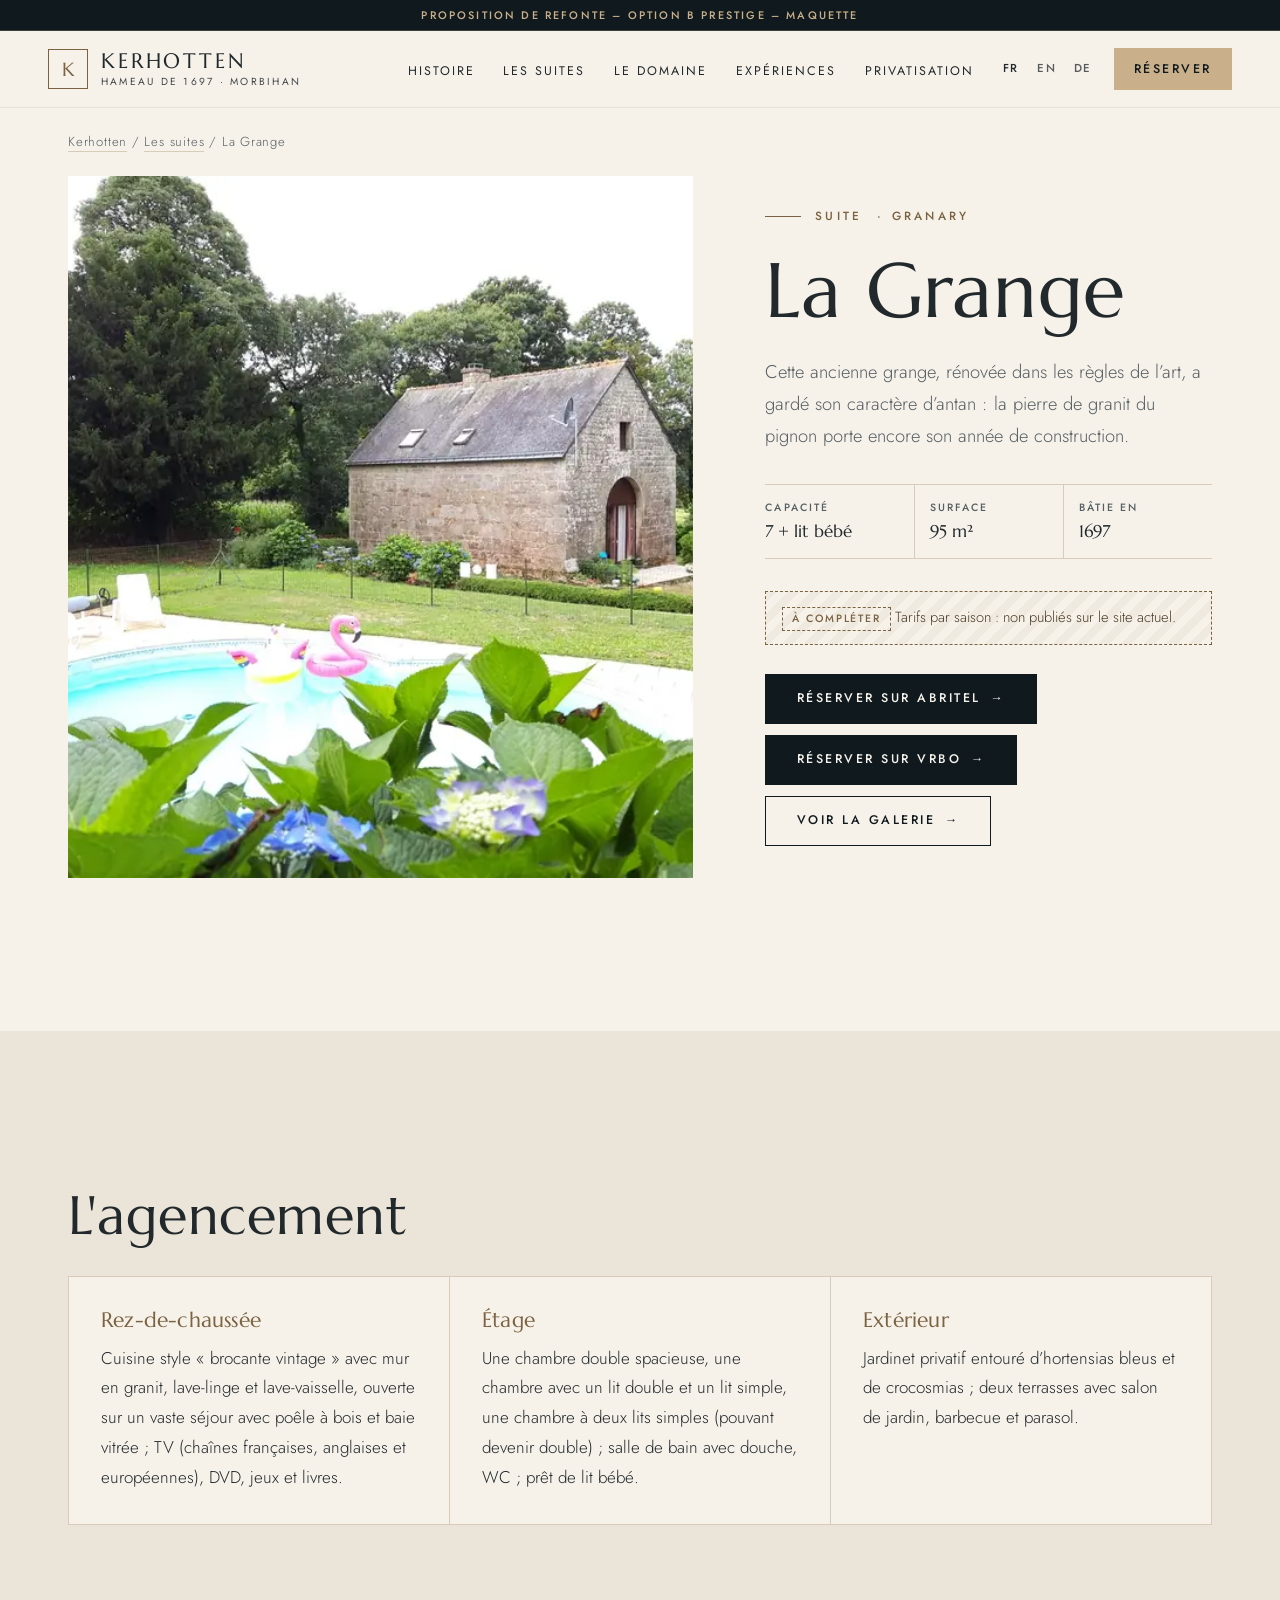
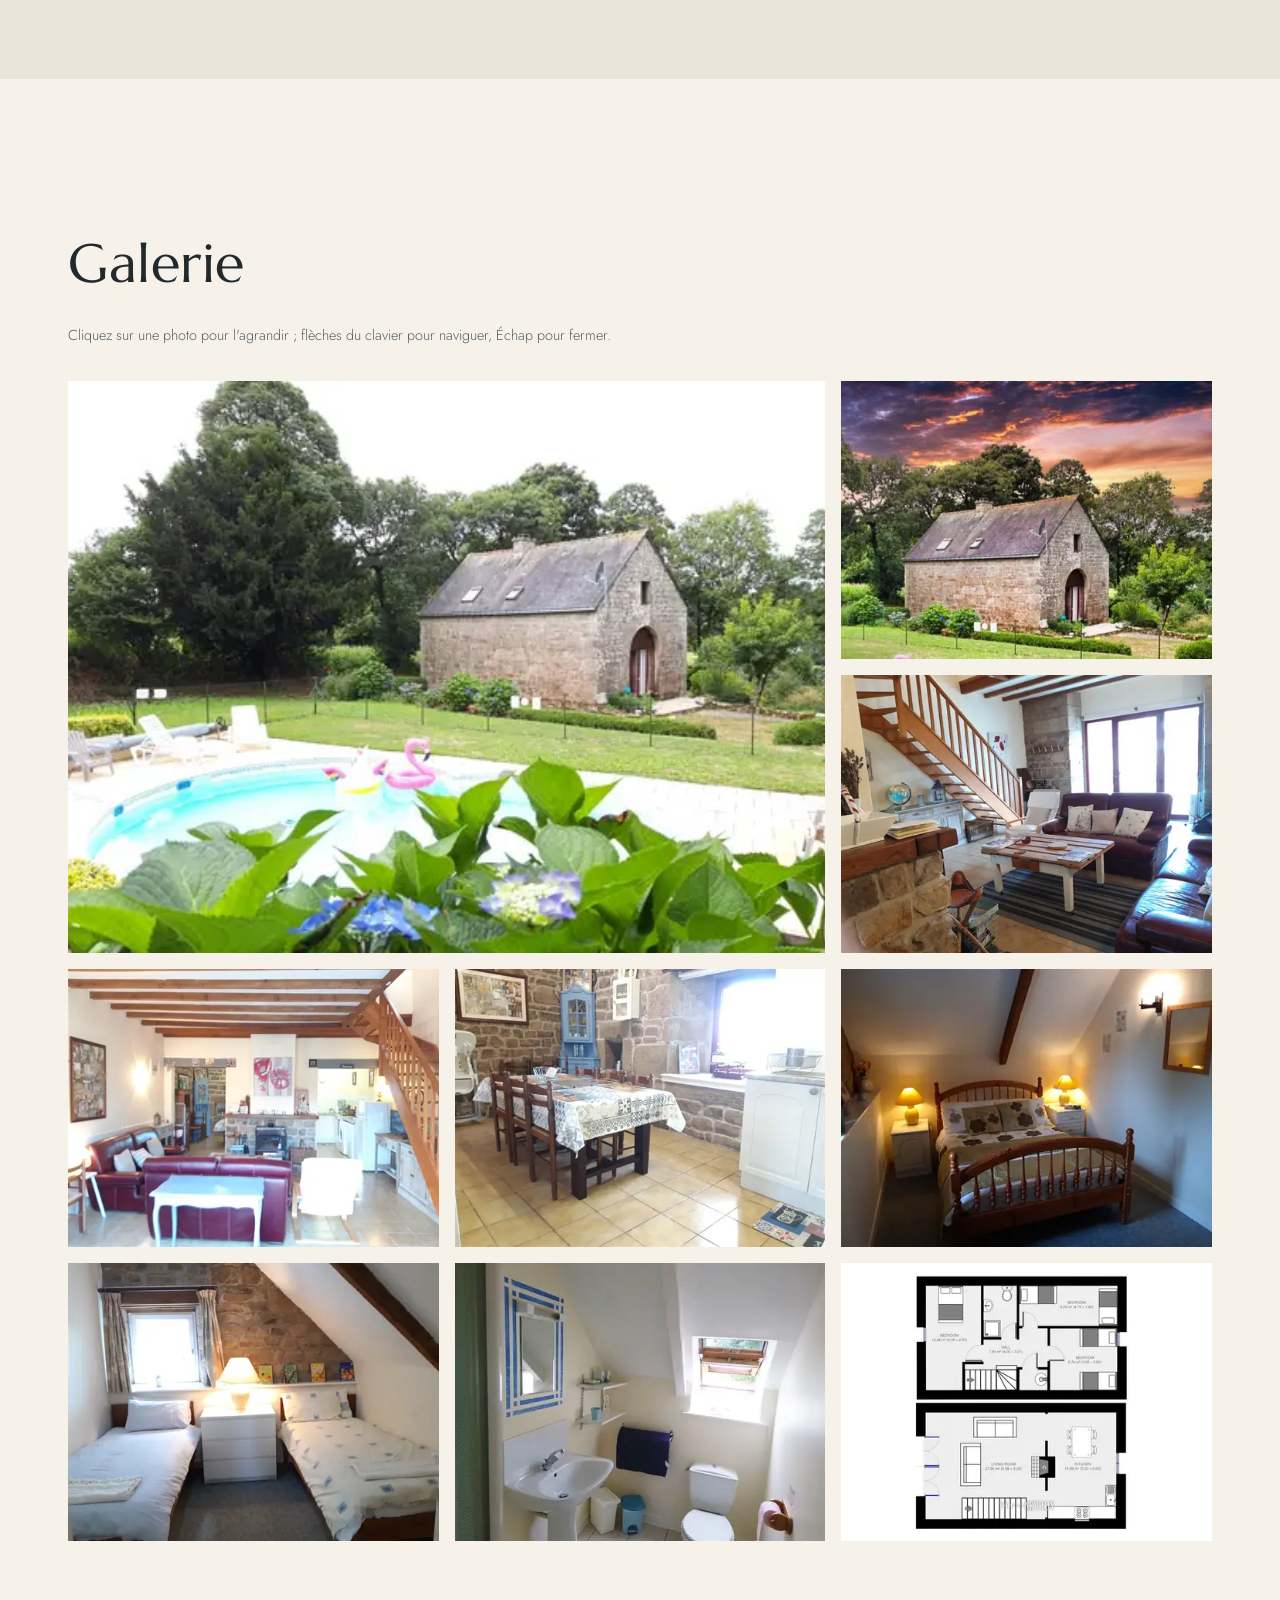
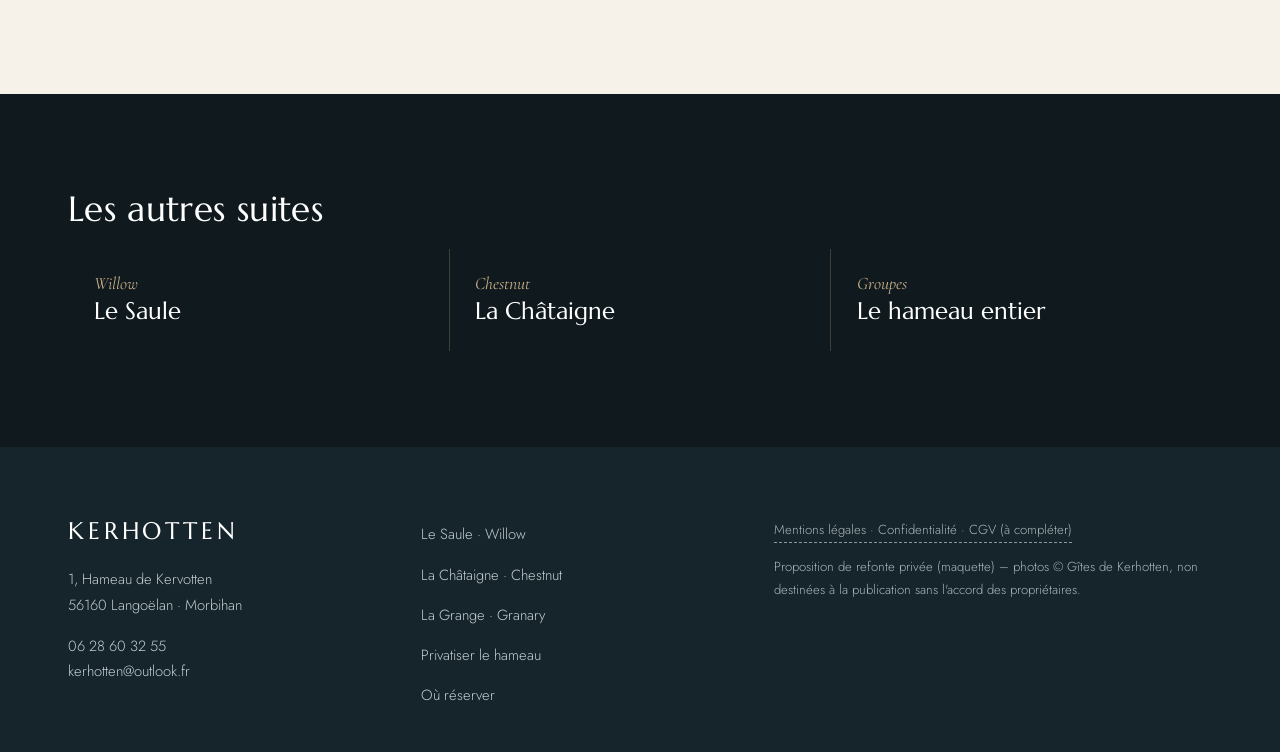
<file: la-grange.html>
<!DOCTYPE html>
<!--
  Private redesign proposal, photos © Gîtes de Kerhotten, not for publication without owners' consent.
  Proposition de refonte – Option B « Prestige » – maquette privée. Photos © Gîtes de Kerhotten,
  ne pas publier sans l'accord écrit des propriétaires. Faits repris uniquement de www.gitesdekerhotten.fr ;
  tarifs = emplacements à compléter ; réservation via les annonces Abritel / Vrbo existantes.
-->
<html lang="fr">
<head>
<meta charset="utf-8">
<meta name="viewport" content="width=device-width, initial-scale=1">
<title data-i18n-doc="k9dae40a">La Grange (Granary) – grange de 1697, 7 personnes · Gîtes de Kerhotten</title>
<meta name="description" content="La Grange, ancienne grange de 1697 rénovée : 7 personnes, 95 m², poêle à bois, baie vitrée, jardinet d’hortensias. Hameau de Kerhotten, Morbihan." data-i18n-desc="k7674c96">
<!-- Maquette privée : ne pas indexer (à retirer uniquement après accord des propriétaires) -->
<meta name="robots" content="noindex, nofollow">
<link rel="canonical" href="https://www.gitesdekerhotten.fr/la-grange.html">
<meta name="theme-color" content="#101a1e">
<meta property="og:type" content="website">
<meta property="og:locale" content="fr_FR">
<meta property="og:site_name" content="Gîtes de Kerhotten">
<meta property="og:title" content="La Grange (Granary) – grange de 1697, 7 personnes · Gîtes de Kerhotten">
<meta property="og:description" content="La Grange, ancienne grange de 1697 rénovée : 7 personnes, 95 m², poêle à bois, baie vitrée, jardinet d’hortensias. Hameau de Kerhotten, Morbihan.">
<meta property="og:image" content="assets/img/og.jpg">
<meta name="twitter:card" content="summary_large_image">
<link rel="preload" href="assets/fonts/marcellus-latin-400-normal.woff2" as="font" type="font/woff2" crossorigin>
<link rel="preload" href="assets/fonts/jost-latin-400-normal.woff2" as="font" type="font/woff2" crossorigin>
<link rel="preload" as="image" type="image/webp" imagesrcset="assets/img/grange-piscine-480.webp 480w, assets/img/grange-piscine-800.webp 800w, assets/img/grange-piscine-1280.webp 1280w" imagesizes="(min-width: 900px) 55vw, 100vw" fetchpriority="high">
<link rel="icon" href="data:image/svg+xml,%3Csvg xmlns='http://www.w3.org/2000/svg' viewBox='0 0 32 32'%3E%3Crect width='32' height='32' fill='%23101a1e'/%3E%3Ctext x='16' y='22' font-size='16' text-anchor='middle' fill='%23c9b08a' font-family='Georgia,serif'%3EK%3C/text%3E%3C/svg%3E">
<style>@font-face{font-family:Marcellus;font-weight:400;font-style:normal;font-display:swap;src:url(assets/fonts/marcellus-latin-400-normal.woff2)format("woff2")}@font-face{font-family:Jost;font-weight:300;font-style:normal;font-display:swap;src:url(assets/fonts/jost-latin-300-normal.woff2)format("woff2")}@font-face{font-family:Jost;font-weight:400;font-style:normal;font-display:swap;src:url(assets/fonts/jost-latin-400-normal.woff2)format("woff2")}@font-face{font-family:Jost;font-weight:500;font-style:normal;font-display:swap;src:url(assets/fonts/jost-latin-500-normal.woff2)format("woff2")}@font-face{font-family:"Cormorant Garamond";font-weight:400;font-style:italic;font-display:swap;src:url(assets/fonts/cormorant-garamond-latin-400-italic.woff2)format("woff2")}:root{--ink:#101a1e;--night:#16252b;--slate:#24363d;--ivory:#f6f2ea;--stone:#ebe4d8;--sand:#d8ccb8;--gold:#c9b08a;--gold-d:#7b6240;--text:#22292c;--muted:#565f63;--display:Marcellus,"Times New Roman",serif;--accent:"Cormorant Garamond",Georgia,serif;--sans:Jost,"Helvetica Neue",Arial,sans-serif;--wrap:1240px;--g:clamp(1.25rem,5vw,3rem);--sec:clamp(5rem,12vw,10rem);--e:cubic-bezier(.22,.61,.36,1)}*,::after,::before{box-sizing:border-box}html{-webkit-text-size-adjust:100%;scroll-behavior:smooth;scroll-padding-top:6rem}body{margin:0;background:var(--ivory);color:var(--text);font:300 1.0625rem/1.75 var(--sans);-webkit-font-smoothing:antialiased;overflow-x:clip}img{max-width:100%;height:auto}img,picture{display:block}.card-img picture,.dom-img picture,.p-img picture,.s-hero-img picture,.season-img picture,picture:has(>.cover){height:100%}a{color:inherit}:focus-visible{outline:2px solid var(--gold-d);outline-offset:3px}.ftr :focus-visible,.hdr:not(.solid) :focus-visible,.hero :focus-visible,.hire :focus-visible,.p-hero :focus-visible{outline-color:var(--gold)}h1,h2,h3{font-family:var(--display);font-weight:400;line-height:1.12;margin:0 0 .55em;letter-spacing:.01em}h1 em,h2 em{font-family:var(--accent);font-style:italic;font-weight:400;letter-spacing:0}h2{font-size:clamp(2rem,4.4vw,3.4rem)}h3{font-size:clamp(1.35rem,2vw,1.6rem)}p{margin:0 0 1em}.wrap{max-width:var(--wrap);margin:0 auto;padding:0 var(--g)}.skip,.sr{position:absolute}.sr{top:0;left:0;width:1px;height:1px;margin:-1px;padding:0;border:0;overflow:hidden;clip:rect(0 0 0 0);clip-path:inset(50%);white-space:nowrap}.skip{left:1rem;top:-5rem;z-index:200;background:var(--ink);color:#fff;padding:.7rem 1rem}.skip:focus{top:1rem}.small{font-size:.9rem;color:var(--muted)}.kicker{font:500 .74rem/1.4 var(--sans);letter-spacing:.28em;text-transform:uppercase;color:var(--gold);margin-bottom:1.4rem;display:flex;align-items:center;gap:.9rem}.kicker::before{content:"";width:2.2rem;height:1px;background:currentColor;flex:none}.kicker-dark{color:var(--gold-d)}.lead{font-size:1.15rem;color:var(--muted);max-width:40rem}.sec{padding:var(--sec)0}.sec-head{max-width:46rem;margin-bottom:clamp(3rem,6vw,5rem)}.btn{display:inline-flex;align-items:center;justify-content:center;gap:.6rem;min-height:50px;padding:.9rem 1.9rem;font:500 .78rem/1.2 var(--sans);letter-spacing:.2em;text-transform:uppercase;text-decoration:none;border:1px solid transparent;cursor:pointer;transition:background-color .4s var(--e),color .4s var(--e),border-color .4s var(--e)}.btn-gold{background:var(--gold);color:var(--ink)}.btn-gold:hover{background:#dcc6a1}.btn-dark{background:var(--ink);color:var(--ivory)}.btn-dark:hover{background:var(--slate)}.btn-line{border-color:rgba(255,255,255,.65);color:#fff}.btn-line:hover{background:rgba(255,255,255,.1)}.btn-line-dark{border-color:var(--ink);color:var(--ink)}.btn-line-dark:hover{background:var(--ink);color:var(--ivory)}.btn-block{width:100%}.btn::after{content:"→";transition:transform .4s var(--e)}.btn:hover::after{transform:translateX(4px)}.btn[href^=mailto]::after,.btn[href^=tel]::after,.hdr-cta::after{content:none}.mock-strip{margin:0;background:var(--ink);color:var(--gold);text-align:center;font:500 .68rem/1.3 var(--sans);letter-spacing:.2em;text-transform:uppercase;padding:.5rem 1rem;position:relative;z-index:60;border-bottom:1px solid rgba(201,176,138,.25)}.hdr{position:sticky;top:0;z-index:50;background:var(--ivory);border-bottom:1px solid rgba(16,26,30,.08);transition:background-color .5s var(--e),border-color .5s}.hire-page .hdr,.home .hdr{position:fixed;left:0;right:0;top:auto;background:0 0;border-color:transparent;color:#fff}.hire-page .hdr.solid,.home .hdr.solid{position:fixed;top:0;background:rgba(16,26,30,.94);border-color:rgba(201,176,138,.2);-webkit-backdrop-filter:blur(8px);backdrop-filter:blur(8px)}.brand,.hdr-in{display:flex;align-items:center}.hdr-in{gap:1.2rem;min-height:76px;max-width:1440px;margin:0 auto;padding:0 var(--g)}.brand{gap:.8rem;text-decoration:none;margin-right:auto}.brand-k{width:40px;height:40px;display:grid;place-items:center;border:1px solid currentColor;font:400 1.2rem/1 var(--display);color:var(--gold-d)}.facts strong,.hero h1 em,.hire-page .brand-k,.home .brand-k,.p-hero h1 em{color:var(--gold)}.brand-t{display:flex;flex-direction:column;font:400 1.3rem/1 var(--display);letter-spacing:.14em}.brand-t,.brand-t small,.nav a{text-transform:uppercase}.brand-t small{font:400 .64rem/1 var(--sans);letter-spacing:.22em;margin-top:.35rem;opacity:.85}.nav ul{gap:1.8rem;list-style:none;margin:0;padding:0}.nav a{text-decoration:none;font:400 .78rem/1 var(--sans);letter-spacing:.16em;padding:.6rem 0;background:linear-gradient(var(--gold),var(--gold))0 100%/0 1px no-repeat;transition:background-size .5s var(--e)}.nav a:hover,.nav a[aria-current],.s-link:hover .more{background-size:100% 1px}.hdr-act{align-items:center;gap:.8rem}.hdr-act,.lang,.nav ul{display:flex}.lang button,.quote footer{font:500 .72rem/1 var(--sans)}.lang button{background:0 0;letter-spacing:.12em;min-width:36px;min-height:40px;opacity:.75;border-bottom:1px solid transparent}.lang button[aria-pressed=true]{opacity:1;border-bottom-color:var(--gold)}.hdr-cta{min-height:42px;padding:.6rem 1.2rem}.burger,.lang button{border:0;color:inherit;cursor:pointer}.burger{display:none;width:44px;height:44px;position:relative}.burger i,.burger i::after,.burger i::before{position:absolute;width:22px;height:1px;background:currentColor;transition:transform .4s var(--e),opacity .3s}.burger i{left:11px;top:22px}.burger i::after,.burger i::before{content:"";left:0}.burger i::before{top:-7px}.burger i::after{top:7px}.burger,.burger[aria-expanded=true] i{background:0 0}.burger[aria-expanded=true] i::before{transform:translateY(7px) rotate(45deg)}.burger[aria-expanded=true] i::after{transform:translateY(-7px) rotate(-45deg)}@media (max-width:1099px){.burger,.nav a,.nav.open{display:block}.hdr-cta,.nav{display:none}.nav{position:absolute;left:0;right:0;top:100%;background:var(--ink);color:var(--ivory);border-top:1px solid rgba(201,176,138,.2)}.nav ul{flex-direction:column;gap:0;padding:.5rem var(--g) 1.5rem}.nav a{padding:1rem 0;font-size:.85rem;border-bottom:1px solid rgba(255,255,255,.08);background:0 0}}@media (max-width:420px){.brand-t small{display:none}.lang button{min-width:32px}.hdr-in{gap:.6rem}.hdr-act{gap:.3rem}}@media (max-width:360px){.brand{gap:.5rem}.brand-k{width:34px;height:34px}.brand-t{font-size:1.05rem;letter-spacing:.08em}.lang button{min-width:30px}}.hero{position:relative;height:100vh;height:100svh;min-height:560px;display:flex;align-items:flex-end;color:#fff;overflow:hidden;background:var(--ink)}.hero-media{position:absolute;inset:0;overflow:hidden}.hero-img,.hero-media picture{width:100%;height:100%}.hero-img{object-fit:cover;transform-origin:55% 45%}.hero-veil{position:absolute;inset:0;background:linear-gradient(90deg,rgba(10,18,21,.45)0,rgba(10,18,21,0) 65%),linear-gradient(180deg,rgba(10,18,21,.55)0,rgba(10,18,21,.15) 25%,rgba(10,18,21,.35) 45%,rgba(10,18,21,.88) 100%)}.hero-txt{position:relative;width:100%;max-width:var(--wrap);margin:0 auto;padding:0 var(--g) clamp(5rem,12vh,8rem)}.hero h1,.p-hero h1{font-size:clamp(2.6rem,7.2vw,6rem);max-width:15ch;margin-bottom:.4em;text-shadow:0 2px 30px rgba(0,0,0,.3)}.hero-sub{font-size:clamp(1.05rem,1.5vw,1.25rem);max-width:36rem;color:rgba(255,255,255,.9)}.hero-cta{display:flex;flex-wrap:wrap;gap:1rem;margin-top:2.2rem}.hero-cta.center{justify-content:center}.scroll-cue{position:absolute;right:var(--g);bottom:2.2rem;writing-mode:vertical-rl;font:400 .68rem/1 var(--sans);letter-spacing:.3em;text-transform:uppercase;text-decoration:none;color:rgba(255,255,255,.85);padding-bottom:4.5rem}.scroll-cue::after{content:"";position:absolute;left:50%;bottom:0;width:1px;height:3.5rem;background:linear-gradient(var(--gold),transparent)}@media (max-width:700px){.scroll-cue{display:none}}.story-grid{display:grid;gap:3rem}.quote{margin:2.5rem 0 0;padding:0 0 0 1.6rem;border-left:1px solid var(--gold-d)}.quote p{font:italic 400 clamp(1.5rem,2.4vw,2rem)/1.35 var(--accent);color:var(--slate);margin-bottom:.6rem}.quote footer{letter-spacing:.24em;text-transform:uppercase;color:var(--gold-d)}.story-body>p{font-size:1.15rem}.timeline{list-style:none;margin:2.5rem 0 0;padding:0;border-top:1px solid var(--sand)}.timeline li{display:grid;grid-template-columns:9.5rem 1fr;gap:1.5rem;padding:1.4rem 0;border-bottom:1px solid var(--sand);align-items:baseline}.timeline p{margin:0}.tl-y{font:400 1.45rem/1.2 var(--display);color:var(--gold-d)}@media (max-width:560px){.timeline li{grid-template-columns:1fr;gap:.3rem}}@media (min-width:960px){.story-grid{grid-template-columns:5fr 6fr;gap:6rem;align-items:start}.story-lead{position:sticky;top:8rem}}.suites{background:var(--stone)}.suite-cards{list-style:none;margin:0;padding:0;display:grid;gap:2.5rem}.s-link{display:block;text-decoration:none;color:inherit;height:100%;background:var(--ivory)}.s-img{aspect-ratio:4/5;overflow:hidden}.cover,.s-img picture{width:100%;height:100%;object-fit:cover}.s-img img,.season-img img{transition:transform 1.4s var(--e)}.s-link:hover .s-img img,.season:hover .season-img img{transform:scale(1.05)}.s-txt{padding:1.8rem 1.8rem 2.2rem}.s-en{font:italic 400 1.15rem/1 var(--accent);color:var(--gold-d);margin-bottom:.5rem}.s-txt h3{font-size:clamp(1.8rem,2.6vw,2.2rem);margin-bottom:.3em}.more,.s-spec{letter-spacing:.2em;text-transform:uppercase}.s-spec{font:500 .75rem/1.3 var(--sans);color:var(--muted)}.more{display:inline-block;margin-top:.4rem;font:500 .74rem/1 var(--sans);padding-bottom:.4rem;background:linear-gradient(var(--gold-d),var(--gold-d))0 100%/30% 1px no-repeat;transition:background-size .6s var(--e)}@media (min-width:900px){.suite-cards{grid-template-columns:repeat(3,1fr);gap:2rem}.s-card:nth-child(2){margin-top:4rem}}.domaine{background:var(--ink);color:#dfe5e6}.domaine h2,.hire h2,.hire-cta h2{color:#fff}.dom-grid{display:grid;gap:3rem;align-items:center}.dom-img{aspect-ratio:4/5;overflow:hidden}.facts{list-style:none;padding:0;margin:2.2rem 0 0;display:grid;gap:0}.facts li{display:grid;grid-template-columns:8.5rem 1fr;gap:1.2rem;padding:1.1rem 0;border-top:1px solid rgba(201,176,138,.22)}.facts strong{font:400 1.2rem/1.3 var(--display)}.facts span{font-size:.98rem}@media (max-width:560px){.facts li{grid-template-columns:1fr;gap:.2rem}}@media (min-width:960px){.dom-grid{grid-template-columns:6fr 5fr;gap:6rem}.dom-img{aspect-ratio:auto;height:44rem}}.seasons{list-style:none;margin:0;padding:0;display:grid;gap:3rem 2rem}.season-img{aspect-ratio:4/3;overflow:hidden;margin-bottom:1.4rem}@media (min-width:700px){.season-img{aspect-ratio:3/4}}.season-n{font:500 .72rem/1 var(--sans);letter-spacing:.26em;text-transform:uppercase;color:var(--gold-d);margin-bottom:.7rem}.season p:last-child{font-size:.98rem;color:var(--muted)}@media (min-width:700px){.seasons{grid-template-columns:1fr 1fr}}@media (min-width:1100px){.seasons{grid-template-columns:repeat(4,1fr)}.season:nth-child(even){margin-top:3.5rem}}.hire{position:relative;color:#fff;overflow:hidden;background:var(--ink);padding:clamp(7rem,16vw,12rem)0}.hire-bg,.hire-bg::after{position:absolute;inset:0}.dom-img picture,.g-item picture,.hire-bg picture,.p-hero-img picture{height:100%}.hire-bg::after{content:"";background:rgba(10,18,21,.62)}.hire-in{position:relative;max-width:52rem;text-align:center}.hire-in .kicker{justify-content:center}.hire p{font-size:1.15rem;color:rgba(255,255,255,.9);margin-bottom:2rem}.bt-grid{display:grid;gap:2rem;align-items:end;border-top:1px solid var(--sand);border-bottom:1px solid var(--sand);padding:clamp(2.5rem,6vw,4rem)0}.bt-act .small{margin:1rem 0 0}@media (min-width:900px){.bt-grid{grid-template-columns:2fr 1fr;gap:5rem}}.demo-tag,.ph-tag{display:inline-block;font:500 .66rem/1 var(--sans);letter-spacing:.18em;text-transform:uppercase;color:var(--gold-d);border:1px dashed var(--gold-d);padding:.35rem .55rem;vertical-align:middle}.closing{text-align:center;padding-top:0}.closing-in{max-width:46rem}.lay h3,.sign{color:var(--gold-d)}.sign{font:italic 400 2rem/1 var(--accent)}.contact-line{list-style:none;padding:0;margin:2rem 0 1.5rem;display:flex;flex-wrap:wrap;justify-content:center;gap:.6rem 2.2rem;font-size:1.05rem}.contact-line a{border-bottom:1px solid var(--gold-d)}.hire-cta{background:var(--ink);color:#dfe5e6;text-align:center}.hire-cta .small{color:#b8c3c6;margin-top:1.5rem}.ftr{background:var(--night);color:#c3cdd0;padding:4.5rem 0 2.5rem;font-size:.92rem}.contact-line a,.ftr a{text-decoration:none}.ftr a:hover{color:var(--gold)}.ftr-grid{display:grid;gap:2.5rem}.ftr-brand,.specs dt{text-transform:uppercase}.ftr-brand{font:400 1.5rem/1 var(--display);letter-spacing:.16em;color:#fff}.ftr-links{list-style:none;padding:0;margin:0;display:grid;gap:.5rem}.ftr-links a{display:inline-block;padding:.2rem 0}.ftr-legal{font-size:.82rem;color:#aab6ba}.ph-inline{border-bottom:1px dashed #8d999d;display:inline-block}@media (min-width:900px){.ftr-grid{grid-template-columns:1fr 1fr 1.4fr}}.crumbs{padding-top:1.4rem;padding-bottom:1.4rem;font-size:.82rem;letter-spacing:.06em;color:var(--muted)}.crumbs a{text-decoration:none;border-bottom:1px solid var(--sand)}.s-hero{display:grid;gap:2.5rem;padding-bottom:var(--sec)}.s-hero-img{aspect-ratio:4/3;overflow:hidden;background:var(--stone)}.s-hero h1{font-size:clamp(2.8rem,6vw,5rem);margin-bottom:.3em}.specs{display:grid;grid-template-columns:repeat(3,1fr);margin:2rem 0;border-top:1px solid var(--sand);border-bottom:1px solid var(--sand)}.specs div{padding:1rem .8rem 1rem 0}.specs div+div{padding-left:.9rem;border-left:1px solid var(--sand)}.specs dt{font:500 .66rem/1.3 var(--sans);letter-spacing:.2em;color:var(--muted)}.specs dd{margin:.3rem 0 0;font:400 1.08rem/1.3 var(--display)}.ph-box{font-size:.92rem;background:repeating-linear-gradient(-45deg,transparent 0 8px,rgba(123,98,64,.06) 8px 16px);border:1px dashed var(--gold-d);padding:.8rem 1rem;color:#4b3c26}.s-cta{margin-top:1.8rem}@media (min-width:960px){.s-hero{grid-template-columns:7fr 5fr;gap:4.5rem;align-items:center}.s-hero-img{aspect-ratio:auto;height:min(78vh,720px)}}@media (max-width:420px){.specs{grid-template-columns:1fr}.specs div+div{padding-left:0;border-left:0;border-top:1px solid var(--sand)}}.layout-sec{background:var(--stone)}.lay-grid{display:grid;gap:1px;background:var(--sand);border:1px solid var(--sand)}.lay{background:var(--ivory);padding:2rem}.lay h3{font-size:1.3rem}.lay p{margin:0}@media (min-width:900px){.lay-grid{grid-template-columns:repeat(3,1fr)}}.gallery{list-style:none;margin:2rem 0 0;padding:0;display:grid;grid-template-columns:repeat(2,1fr);gap:.75rem}.g-item{display:block;width:100%;padding:0;border:0;background:var(--stone);cursor:zoom-in;position:relative;overflow:hidden;aspect-ratio:4/3;color:#fff;text-align:left;font:inherit}.g-item img{width:100%;height:100%;object-fit:cover;transition:transform 1.2s var(--e),opacity .4s}.g-item:focus-visible img,.g-item:hover img{transform:scale(1.05)}.g-cap{position:absolute;left:0;right:0;bottom:0;padding:2rem .9rem .7rem;font-size:.85rem;line-height:1.35;background:linear-gradient(transparent,rgba(10,18,21,.82));opacity:0;transform:translateY(6px);transition:opacity .4s,transform .4s var(--e)}.g-item:focus-visible .g-cap,.g-item:hover .g-cap{opacity:1;transform:none}@media (hover:none){.g-cap{opacity:1;transform:none}}@media (min-width:760px){.gallery{grid-template-columns:repeat(3,1fr);gap:1rem}.gallery li:first-child{grid-column:span 2;grid-row:span 2;position:relative}.gallery li:first-child .g-item{position:absolute;inset:0;aspect-ratio:auto;height:auto}}.others{background:var(--ink);color:#fff;padding:clamp(4rem,8vw,6rem)0}.others h2{font-size:clamp(1.6rem,3vw,2.2rem)}.others-list{list-style:none;margin:0;padding:0;display:grid;gap:1px;background:rgba(201,176,138,.25)}.others-list a{display:flex;flex-direction:column;gap:.3rem;padding:1.6rem;background:var(--ink);text-decoration:none;transition:background-color .4s}.others-list a:hover{background:var(--slate)}.o-en{font:italic 400 1.1rem/1 var(--accent);color:var(--gold)}.o-fr{font:400 1.5rem/1.2 var(--display)}@media (min-width:760px){.others-list{grid-template-columns:repeat(3,1fr)}}.lb{padding:0;border:0;background:0 0;max-width:100vw;max-height:100vh;width:100vw;height:100vh;margin:0;color:#fff}.lb::backdrop{background:rgba(8,14,17,.94)}.lb-in{position:relative;width:100%;height:100%;display:grid;place-items:center;padding:4.5rem 4rem}.lb-fig{margin:0;display:flex;flex-direction:column;align-items:center;gap:1rem;max-width:100%;max-height:100%}.lb-fig img{max-width:min(1280px,100%);max-height:calc(100vh - 11rem);width:auto;height:auto;object-fit:contain}.lb-fig figcaption{font-size:.95rem;text-align:center;color:#e5e9ea}.lb-count{color:var(--gold);margin-left:.6rem;font-size:.82rem;letter-spacing:.12em}.lb-btn{position:absolute;width:52px;height:52px;border:1px solid rgba(255,255,255,.35);background:rgba(16,26,30,.6);color:#fff;font:300 2rem/1 var(--sans);cursor:pointer;display:grid;place-items:center;transition:background-color .3s,border-color .3s}.lb-btn:hover{background:var(--slate);border-color:var(--gold)}.lb-next,.lb-prev{top:50%;transform:translateY(-50%)}.lb-prev{left:1rem}.lb-next{right:1rem}.lb-close{right:1rem;top:1rem}@media (max-width:600px){.lb-in{padding:4.5rem .5rem 6rem}.lb-next,.lb-prev{top:auto;bottom:1rem;transform:none}.lb-prev{left:calc(50% - 60px)}.lb-next{right:calc(50% - 60px)}}.lb-open body,.p-hero{overflow:hidden}.p-hero{position:relative;min-height:88vh;min-height:88svh;display:flex;align-items:flex-end;color:#fff;background:var(--ink)}.p-hero-img{position:absolute;inset:0}.p-hero-txt{position:relative;width:100%;padding-bottom:clamp(4rem,10vh,7rem)}.facts-band{background:var(--ink);color:#dfe5e6;border-top:1px solid rgba(201,176,138,.22)}.fb{list-style:none;margin:0 auto;display:grid;grid-template-columns:1fr 1fr;gap:1.6rem 1rem;padding-top:2.2rem;padding-bottom:2.2rem}.fb li{display:flex;flex-direction:column}.fb strong{font:400 clamp(1.6rem,3vw,2.3rem)/1.1 var(--display);color:var(--gold)}.fb span{font-size:.85rem;letter-spacing:.06em}@media (min-width:800px){.fb{grid-template-columns:repeat(4,1fr)}}.occ-grid{display:grid;gap:2.5rem}.occ{list-style:none;margin:0;padding:0;border-top:1px solid var(--sand)}.occ li,.serv li{border-bottom:1px solid var(--sand)}.occ li{padding:1.05rem 0 1.05rem 2rem;position:relative}.occ li::before{content:"";position:absolute;left:0;top:1.75rem;width:1rem;height:1px;background:var(--gold-d)}@media (min-width:960px){.occ-grid{grid-template-columns:5fr 6fr;gap:6rem}}.cal-month button.free:hover,.compo{background:var(--stone)}.compo-list{list-style:none;padding:0;margin:0 0 1.5rem;display:grid;gap:1rem}.compo-list a{display:flex;flex-wrap:wrap;justify-content:space-between;align-items:baseline;gap:.5rem 2rem;padding:1.6rem 1.8rem;background:var(--ivory);text-decoration:none;transition:background-color .4s}.compo-list a:hover{background:#fff}.c-name{font:400 1.6rem/1.2 var(--display)}.c-name small{font:italic 400 1.1rem var(--accent);color:var(--gold-d);margin-left:.4rem}.c-spec,.demo-banner strong{font:500 .78rem/1.3 var(--sans);letter-spacing:.18em;text-transform:uppercase;color:var(--muted)}.serv-grid{display:grid;gap:3rem;align-items:center}.serv-img{aspect-ratio:3/4;overflow:hidden}.serv{list-style:none;padding:0;margin:0 0 1.6rem}.serv li{padding:.85rem 0}@media (min-width:960px){.serv-grid{grid-template-columns:4fr 6fr;gap:6rem}}.book-head{max-width:52rem;margin-bottom:2.5rem}.book-head h1{font-size:clamp(2.4rem,5vw,4rem)}.demo-banner{display:flex;flex-wrap:wrap;gap:.4rem 1rem;align-items:baseline;border:1px dashed var(--gold-d);background:rgba(201,176,138,.12);padding:1rem 1.2rem;font-size:.95rem;margin:1.5rem 0 2rem}.demo-banner strong{font:500 .72rem/1 var(--sans);letter-spacing:.22em;color:var(--gold-d)}.steps{list-style:none;margin:0;padding:0;display:grid;grid-template-columns:repeat(4,minmax(0,1fr));gap:.5rem;font-size:.78rem;letter-spacing:.06em;color:var(--muted)}.steps li{border-top:2px solid var(--sand);padding-top:.6rem;display:flex;flex-direction:column;gap:.15rem;min-width:0;overflow-wrap:anywhere}@media (max-width:420px){.steps{font-size:.68rem;letter-spacing:.02em}}.steps li span{font:400 1rem/1 var(--display)}.steps li.on{color:var(--text)}.book-grid{display:grid;gap:2.5rem}@media (min-width:1000px){.book-grid{grid-template-columns:1fr 380px;gap:3.5rem;align-items:start}.summary{position:sticky;top:7rem}}.suite-pick{border:0;padding:0;margin:0 0 2rem;display:grid;gap:.6rem;min-width:0}.suite-pick legend{font:400 1.3rem/1.2 var(--display);margin-bottom:1rem;padding:0}.sp{display:flex;align-items:center;gap:.9rem;padding:.9rem 1.1rem;border:1px solid var(--sand);background:#fff;cursor:pointer;transition:border-color .3s}.sp:hover,.steps li.on{border-color:var(--gold-d)}.sp:has(input:checked){border-color:var(--ink);box-shadow:inset 3px 0 0 var(--gold-d)}.sp input{accent-color:var(--ink);width:18px;height:18px;flex:none}.sp b{font:400 1.1rem var(--display)}.sp small{display:block;font-size:.82rem;color:var(--muted)}@media (min-width:640px){.suite-pick{grid-template-columns:1fr 1fr}.suite-pick legend{grid-column:1/-1}}.cal-wrap{background:#fff;border:1px solid var(--sand);padding:clamp(1rem,3vw,1.8rem)}.cal-bar{display:flex;align-items:center;justify-content:space-between;gap:1rem;margin-bottom:1rem}.cal-hint{margin:0;font-size:.95rem;text-align:center}.cal-nav{width:44px;height:44px;border:1px solid var(--sand);background:0 0;font-size:1.4rem;cursor:pointer;flex:none;color:var(--ink)}.cal-nav:disabled{opacity:.35;cursor:default}.cal-months{display:grid;gap:2rem}@media (min-width:700px){.cal-months{grid-template-columns:1fr 1fr}}.cal-month h2{font-size:1.15rem;text-transform:capitalize;text-align:center;margin-bottom:.8rem}.cal-month table{width:100%;border-collapse:collapse;table-layout:fixed}.cal-month th{font:500 .7rem/1 var(--sans);color:var(--muted);padding:.4rem 0;text-transform:uppercase}.cal-month td{padding:2px}.cal-month button{width:100%;aspect-ratio:1;min-height:36px;border:0;background:0 0;font:400 .92rem/1 var(--sans);color:var(--text);cursor:pointer;transition:background-color .2s}.cal-month button.booked{color:#8a7f73;background:repeating-linear-gradient(-45deg,#f1ebe1 0 4px,#e4dbcd 4px 8px);text-decoration:line-through;cursor:not-allowed}.cal-month button.past{color:#9aa1a4;cursor:default}.cal-month button.range{background:var(--stone)}.cal-month button.sel{background:var(--ink);color:#fff}.legend{list-style:none;padding:0;margin:1.2rem 0 0;display:flex;flex-wrap:wrap;gap:.5rem 1.5rem;font-size:.82rem;color:var(--muted)}.legend li{display:flex;align-items:center;gap:.5rem}.legend i{width:16px;height:16px;border:1px solid var(--sand)}.lg-free{background:#fff}.lg-booked{background:repeating-linear-gradient(-45deg,#f1ebe1 0 3px,#e4dbcd 3px 6px)}.lg-sel,.summary{background:var(--ink)}.summary{color:#e3e8e9;padding:2rem}.summary h2{font-size:1.6rem;color:#fff}.guests{display:grid;gap:.8rem;margin-bottom:1.5rem}.stepper,.stepper>div{display:flex;align-items:center}.stepper{justify-content:space-between}.stepper>div{gap:.6rem}.stepper button{width:40px;height:40px;border:1px solid rgba(201,176,138,.5);background:0 0;color:#fff;font-size:1.1rem;cursor:pointer}.stepper button:hover,.summary .ph-tag{border-color:var(--gold)}.stepper output{min-width:1.6rem;text-align:center;font:400 1.15rem var(--display)}.sum-list{margin:0 0 1.2rem;border-top:1px solid rgba(201,176,138,.25)}.sum-list div{display:flex;justify-content:space-between;gap:1rem;padding:.7rem 0;border-bottom:1px solid rgba(201,176,138,.15);font-size:.92rem}.sum-list dt{color:#b3bfc2}.sum-list dd{margin:0;text-align:right;color:#fff}.summary .ph-tag{color:var(--gold)}.summary .btn-dark{background:var(--gold);color:var(--ink)}.summary .btn-dark:hover{background:#dcc6a1}.form-msg{color:#f2c6b6;font-size:.9rem;margin:0}.form-msg:not(:empty){margin-bottom:1rem}.pay{margin-top:1.6rem;padding-top:1.4rem;border-top:1px solid rgba(201,176,138,.3)}.pay:focus{outline:0}.pay-title{font:400 1.1rem var(--display);color:#fff}.pay-slot{border:1px dashed var(--gold);padding:1rem;font-size:.9rem;background:repeating-linear-gradient(-45deg,transparent 0 8px,rgba(201,176,138,.07) 8px 16px)}.pay-slot p:last-child{margin:0}.pay-note{font-size:.9rem;color:var(--gold);margin:1rem 0}.pay .btn-line-dark{border-color:rgba(255,255,255,.5);color:#fff}.pay .btn-line-dark:hover{background:rgba(255,255,255,.1)}.pay .small{color:#b3bfc2;margin-top:.8rem}@media (prefers-reduced-motion:no-preference){.hero-img{animation:kb 28s ease-in-out infinite alternate}@keyframes kb{0%{transform:scale(1)}to{transform:scale(1.14) translate(-1.5%,-1%)}}.hero-txt>*{animation:up 1.4s var(--e) both}.hero-txt>:nth-child(2){animation-delay:.12s}.hero-txt>:nth-child(3){animation-delay:.24s}.hero-txt>:nth-child(4){animation-delay:.36s}@keyframes up{0%{opacity:0;transform:translateY(22px)}to{opacity:1;transform:none}}@supports (animation-timeline:view()){.rv{animation:rv linear both;animation-timeline:view();animation-range:entry 5%entry 40%}@keyframes rv{0%{opacity:0;transform:translateY(32px)}to{opacity:1;transform:none}}}}@media (prefers-reduced-motion:reduce){html{scroll-behavior:auto}*,::after,::before{animation:none!important;transition-duration:.01ms!important}}.g-item[data-full*=-plan] img{object-fit:contain;background:#fff}.book-links,.s-cta{display:flex;flex-wrap:wrap;gap:.7rem}.where-list{list-style:none;padding:0;margin:2rem 0;display:grid;gap:1.2rem;grid-template-columns:repeat(auto-fit,minmax(250px,1fr))}.where-card{border:1px solid rgba(201,176,138,.45);padding:1.4rem}.where-card h2{font-size:1.7rem;margin:0 0 1rem}.where-card h2 small{display:block;font-size:.95rem;opacity:.75;margin-top:.3rem}.group-sec{background:#f4efe6;color:#1b2326}.gf-wrap{max-width:52rem}.gf,.gf-row{display:grid;gap:1rem}.gf{margin-top:1.5rem}.gf-row{grid-template-columns:1fr 1fr}@media (max-width:560px){.gf-row{grid-template-columns:1fr}}.gf-field{display:flex;flex-direction:column;gap:.35rem;min-width:0}.gf-field label{font-size:.8rem;letter-spacing:.08em;text-transform:uppercase;font-weight:500;color:#33403f}.gf-field input,.gf-field select,.gf-field textarea{font:inherit;font-size:1rem;color:#1b2326;background:#fff;border:1px solid #9a8f7d;padding:.75rem .8rem;min-height:48px;width:100%;border-radius:0}.gf-field :focus-visible{outline:3px solid #7b6240;outline-offset:2px}.gf-err,.gf-ok{color:#9b2c1f;margin:0}.gf-ok{background:#e6f0ea;border:1px solid #6d9a7c;color:#1d4a2c;padding:1rem}.group-sec .btn-dark{background:#101a1e;color:#fff}</style>
<script>document.documentElement.classList.add('js')</script>
<script src="assets/js/site.min.js" defer></script>
</head>
<body class="suite-page">
<a class="skip" href="#main"><span data-i18n="kb6ce5fa">Aller au contenu</span></a>
<p class="mock-strip"><span data-i18n="kf66d534">Proposition de refonte – Option B Prestige – maquette</span></p>
<header class="hdr" id="hdr">
  <div class="hdr-in">
    <a class="brand" href="index.html"><span class="brand-k" aria-hidden="true">K</span><span class="brand-t">Kerhotten<small><span data-i18n="k88d743f">Hameau de 1697 · Morbihan</span></small></span></a>
    <nav class="nav" id="nav" aria-label="Navigation principale" data-i18n-aria-label="kb05a0cd">
      <ul>
<li><a href="index.html#histoire"><span data-i18n="k819b269">Histoire</span></a></li>
<li><a href="index.html#suites"><span data-i18n="k9edbec7">Les suites</span></a></li>
<li><a href="index.html#domaine"><span data-i18n="k54e262f">Le domaine</span></a></li>
<li><a href="index.html#experiences"><span data-i18n="k812bb7f">Expériences</span></a></li>
<li><a href="privatisation.html"><span data-i18n="ka197ff5">Privatisation</span></a></li>
      </ul>
    </nav>
    <div class="hdr-act">
      <div class="lang" role="group" aria-label="Langue · Language · Sprache">
        <button type="button" data-lang="fr" aria-pressed="true" lang="fr">FR</button><button type="button" data-lang="en" aria-pressed="false" lang="en">EN</button><button type="button" data-lang="de" aria-pressed="false" lang="de">DE</button>
      </div>
      <a class="btn btn-gold hdr-cta" href="reserver.html"><span data-i18n="k66136f4">Réserver</span></a>
      <button type="button" class="burger" aria-expanded="false" aria-controls="nav"><span class="sr"><span data-i18n="kb615412">Menu</span></span><i aria-hidden="true"></i></button>
    </div>
  </div>
</header>
<main id="main">
<nav class="crumbs wrap" aria-label="Fil d&#x27;Ariane" data-i18n-aria-label="kf88bcab"><a href="index.html">Kerhotten</a> <span aria-hidden="true">/</span> <a href="index.html#suites"><span data-i18n="k9edbec7">Les suites</span></a> <span aria-hidden="true">/</span> <span aria-current="page">La Grange</span></nav>
<section class="s-hero wrap" aria-labelledby="h1">
  <div class="s-hero-img"><picture><source type="image/webp" srcset="assets/img/grange-piscine-480.webp 480w, assets/img/grange-piscine-800.webp 800w, assets/img/grange-piscine-1280.webp 1280w" sizes="(min-width: 900px) 55vw, 100vw"><img class="cover" src="assets/img/grange-piscine-800.jpg" width="800" height="600" alt="La Grange au-dessus de la piscine" data-i18n-alt="kc907ae8" fetchpriority="high"></picture></div>
  <div class="s-hero-txt">
    <p class="kicker kicker-dark"><span data-i18n="k6a3b821">Suite</span> · Granary</p>
    <h1 id="h1">La Grange</h1>
    <p class="lead"><span data-i18n="kfd9954c">Cette ancienne grange, rénovée dans les règles de l’art, a gardé son caractère d’antan : la pierre de granit du pignon porte encore son année de construction.</span></p>
    <dl class="specs">
<div><dt><span data-i18n="k5c781fc">Capacité</span></dt><dd><span data-i18n="k0e39469">7 + lit bébé</span></dd></div>
<div><dt><span data-i18n="kaa0d528">Surface</span></dt><dd><span data-i18n="k913a779">95 m²</span></dd></div>
<div><dt><span data-i18n="k483d1be">Bâtie en</span></dt><dd><span data-i18n="k673271c">1697</span></dd></div>
    </dl>
    <p class="ph-box"><span class="ph-tag"><span data-i18n="k3d467bb">À compléter</span></span> <span data-i18n="k1039145">Tarifs par saison : non publiés sur le site actuel.</span></p>
    <div class="s-cta">
      <a class="btn btn-dark" href="https://www.abritel.fr/location-vacances/p1781639" target="_blank" rel="noopener"><span data-i18n="kb516a88">Réserver sur Abritel</span><span class="sr"> <span data-i18n="kdd1db75">(nouvel onglet)</span></span></a><a class="btn btn-dark" href="https://www.vrbo.com/1781639a" target="_blank" rel="noopener"><span data-i18n="kcd02245">Réserver sur Vrbo</span><span class="sr"> <span data-i18n="kdd1db75">(nouvel onglet)</span></span></a>
      <a class="btn btn-line-dark" href="#galerie"><span data-i18n="k9529275">Voir la galerie</span></a>
    </div>
  </div>
</section>
<section class="sec layout-sec" aria-labelledby="h-lay">
  <div class="wrap">
    <h2 id="h-lay" class="rv"><span data-i18n="k4fd945b">L'agencement</span></h2>
    <div class="lay-grid">
<div class="lay rv"><h3><span data-i18n="k3bf556d">Rez-de-chaussée</span></h3><p><span data-i18n="k0624054">Cuisine style « brocante vintage » avec mur en granit, lave-linge et lave-vaisselle, ouverte sur un vaste séjour avec poêle à bois et baie vitrée ; TV (chaînes françaises, anglaises et européennes), DVD, jeux et livres.</span></p></div>
<div class="lay rv"><h3><span data-i18n="k9d92c83">Étage</span></h3><p><span data-i18n="kf9ec8ab">Une chambre double spacieuse, une chambre avec un lit double et un lit simple, une chambre à deux lits simples (pouvant devenir double) ; salle de bain avec douche, WC ; prêt de lit bébé.</span></p></div>
<div class="lay rv"><h3><span data-i18n="k9116c8f">Extérieur</span></h3><p><span data-i18n="k50fbe08">Jardinet privatif entouré d’hortensias bleus et de crocosmias ; deux terrasses avec salon de jardin, barbecue et parasol.</span></p></div>
    </div>
  </div>
</section>
<section class="sec gallery-sec" id="galerie" aria-labelledby="h-gal">
  <div class="wrap">
    <h2 id="h-gal" class="rv"><span data-i18n="k4f1ace0">Galerie</span></h2>
    <p class="small"><span data-i18n="k1aa151d">Cliquez sur une photo pour l'agrandir ; flèches du clavier pour naviguer, Échap pour fermer.</span></p>
    <ul class="gallery" data-gallery>
<li><button type="button" class="g-item" data-full="assets/img/grange-piscine-1280.webp" data-srcset="assets/img/grange-piscine-480.webp 480w, assets/img/grange-piscine-800.webp 800w, assets/img/grange-piscine-1280.webp 1280w" data-w="1280" data-h="960" data-cap="kf1572b1"><img src="assets/img/grange-piscine-480.webp" width="480" height="360" alt="La Grange et la piscine" data-i18n-alt="kf1572b1" loading="lazy" decoding="async"><span class="g-cap" data-i18n="kf1572b1">La Grange et la piscine</span></button></li>
<li><button type="button" class="g-item" data-full="assets/img/grange-ext-626.webp" data-srcset="assets/img/grange-ext-480.webp 480w, assets/img/grange-ext-626.webp 626w" data-w="626" data-h="457" data-cap="kcc64702"><img src="assets/img/grange-ext-480.webp" width="480" height="350" alt="La Grange, façade en pierre" data-i18n-alt="kcc64702" loading="lazy" decoding="async"><span class="g-cap" data-i18n="kcc64702">La Grange, façade en pierre</span></button></li>
<li><button type="button" class="g-item" data-full="assets/img/grange-sejour-1280.webp" data-srcset="assets/img/grange-sejour-480.webp 480w, assets/img/grange-sejour-800.webp 800w, assets/img/grange-sejour-1280.webp 1280w" data-w="1280" data-h="960" data-cap="k6992848"><img src="assets/img/grange-sejour-480.webp" width="480" height="360" alt="Séjour avec poêle à bois et baie vitrée" data-i18n-alt="k6992848" loading="lazy" decoding="async"><span class="g-cap" data-i18n="k6992848">Séjour avec poêle à bois et baie vitrée</span></button></li>
<li><button type="button" class="g-item" data-full="assets/img/grange-salon-1280.webp" data-srcset="assets/img/grange-salon-480.webp 480w, assets/img/grange-salon-800.webp 800w, assets/img/grange-salon-1280.webp 1280w" data-w="1280" data-h="960" data-cap="k32c10c0"><img src="assets/img/grange-salon-480.webp" width="480" height="360" alt="Le séjour" data-i18n-alt="k32c10c0" loading="lazy" decoding="async"><span class="g-cap" data-i18n="k32c10c0">Le séjour</span></button></li>
<li><button type="button" class="g-item" data-full="assets/img/grange-cuisine-1280.webp" data-srcset="assets/img/grange-cuisine-480.webp 480w, assets/img/grange-cuisine-800.webp 800w, assets/img/grange-cuisine-1280.webp 1280w" data-w="1280" data-h="960" data-cap="k08b5d01"><img src="assets/img/grange-cuisine-480.webp" width="480" height="360" alt="Cuisine ouverte sur le séjour" data-i18n-alt="k08b5d01" loading="lazy" decoding="async"><span class="g-cap" data-i18n="k08b5d01">Cuisine ouverte sur le séjour</span></button></li>
<li><button type="button" class="g-item" data-full="assets/img/grange-chambre-1280.webp" data-srcset="assets/img/grange-chambre-480.webp 480w, assets/img/grange-chambre-800.webp 800w, assets/img/grange-chambre-1280.webp 1280w" data-w="1280" data-h="960" data-cap="kc6c93e3"><img src="assets/img/grange-chambre-480.webp" width="480" height="360" alt="Chambre double" data-i18n-alt="kc6c93e3" loading="lazy" decoding="async"><span class="g-cap" data-i18n="kc6c93e3">Chambre double</span></button></li>
<li><button type="button" class="g-item" data-full="assets/img/grange-chambre-simple-1280.webp" data-srcset="assets/img/grange-chambre-simple-480.webp 480w, assets/img/grange-chambre-simple-800.webp 800w, assets/img/grange-chambre-simple-1280.webp 1280w" data-w="1280" data-h="960" data-cap="k4f2d66b"><img src="assets/img/grange-chambre-simple-480.webp" width="480" height="360" alt="Chambre avec vue sur la piscine et la campagne" data-i18n-alt="k4f2d66b" loading="lazy" decoding="async"><span class="g-cap" data-i18n="k4f2d66b">Chambre avec vue sur la piscine et la campagne</span></button></li>
<li><button type="button" class="g-item" data-full="assets/img/grange-sdb-1280.webp" data-srcset="assets/img/grange-sdb-480.webp 480w, assets/img/grange-sdb-800.webp 800w, assets/img/grange-sdb-1280.webp 1280w" data-w="1280" data-h="959" data-cap="k791b14b"><img src="assets/img/grange-sdb-480.webp" width="480" height="360" alt="Salle de bain" data-i18n-alt="k791b14b" loading="lazy" decoding="async"><span class="g-cap" data-i18n="k791b14b">Salle de bain</span></button></li>
<li><button type="button" class="g-item" data-full="assets/img/grange-plan-1280.webp" data-srcset="assets/img/grange-plan-480.webp 480w, assets/img/grange-plan-800.webp 800w, assets/img/grange-plan-1280.webp 1280w" data-w="1280" data-h="905" data-cap="k921520e"><img src="assets/img/grange-plan-480.webp" width="480" height="339" alt="Plan du gîte" data-i18n-alt="k921520e" loading="lazy" decoding="async"><span class="g-cap" data-i18n="k921520e">Plan du gîte</span></button></li>
    </ul>
  </div>
</section>
<section class="sec others" aria-labelledby="h-oth">
  <div class="wrap">
    <h2 id="h-oth"><span data-i18n="k7200b71">Les autres suites</span></h2>
    <ul class="others-list">
<li><a href="le-saule.html"><span class="o-en">Willow</span><span class="o-fr">Le Saule</span></a></li>
<li><a href="la-chataigne.html"><span class="o-en">Chestnut</span><span class="o-fr">La Châtaigne</span></a></li>
      <li><a href="privatisation.html"><span class="o-en"><span data-i18n="k81f6205">Groupes</span></span><span class="o-fr"><span data-i18n="k486277a">Le hameau entier</span></span></a></li>
    </ul>
  </div>
</section>

</main>
<footer class="ftr">
  <div class="wrap ftr-grid">
    <div>
      <p class="ftr-brand">Kerhotten</p>
      <p>1, Hameau de Kervotten<br>56160 Langoëlan · Morbihan</p>
      <p><a href="tel:+33628603255">06 28 60 32 55</a><br><a href="mailto:kerhotten@outlook.fr">kerhotten@outlook.fr</a></p>
    </div>
    <ul class="ftr-links">
      <li><a href="le-saule.html">Le Saule · Willow</a></li>
      <li><a href="la-chataigne.html">La Châtaigne · Chestnut</a></li>
      <li><a href="la-grange.html">La Grange · Granary</a></li>
      <li><a href="privatisation.html"><span data-i18n="k4bac941">Privatiser le hameau</span></a></li>
      <li><a href="reserver.html"><span data-i18n="k06ae090">Où réserver</span></a></li>
    </ul>
    <div class="ftr-legal">
      <p class="ph-inline"><span data-i18n="k97d1de8">Mentions légales · Confidentialité · CGV (à compléter)</span></p>
      <p><span data-i18n="kae4f294">Proposition de refonte privée (maquette) – photos © Gîtes de Kerhotten, non destinées à la publication sans l'accord des propriétaires.</span></p>
    </div>
  </div>
</footer>
<dialog class="lb" id="lb" aria-label="Galerie photo" data-i18n-aria-label="k908b14c">
  <div class="lb-in">
    <figure class="lb-fig"><img id="lb-img" alt="" width="1280" height="960"><figcaption><span id="lb-cap"></span> <span class="lb-count" id="lb-count"></span></figcaption></figure>
    <button type="button" class="lb-btn lb-prev" id="lb-prev" aria-label="Photo précédente" data-i18n-aria-label="ka605f46"><span aria-hidden="true">‹</span></button>
    <button type="button" class="lb-btn lb-next" id="lb-next" aria-label="Photo suivante" data-i18n-aria-label="k270704b"><span aria-hidden="true">›</span></button>
    <button type="button" class="lb-btn lb-close" id="lb-close" aria-label="Fermer la galerie" data-i18n-aria-label="k9b51b93"><span aria-hidden="true">×</span></button>
  </div>
</dialog>
</body>
</html>
</file>
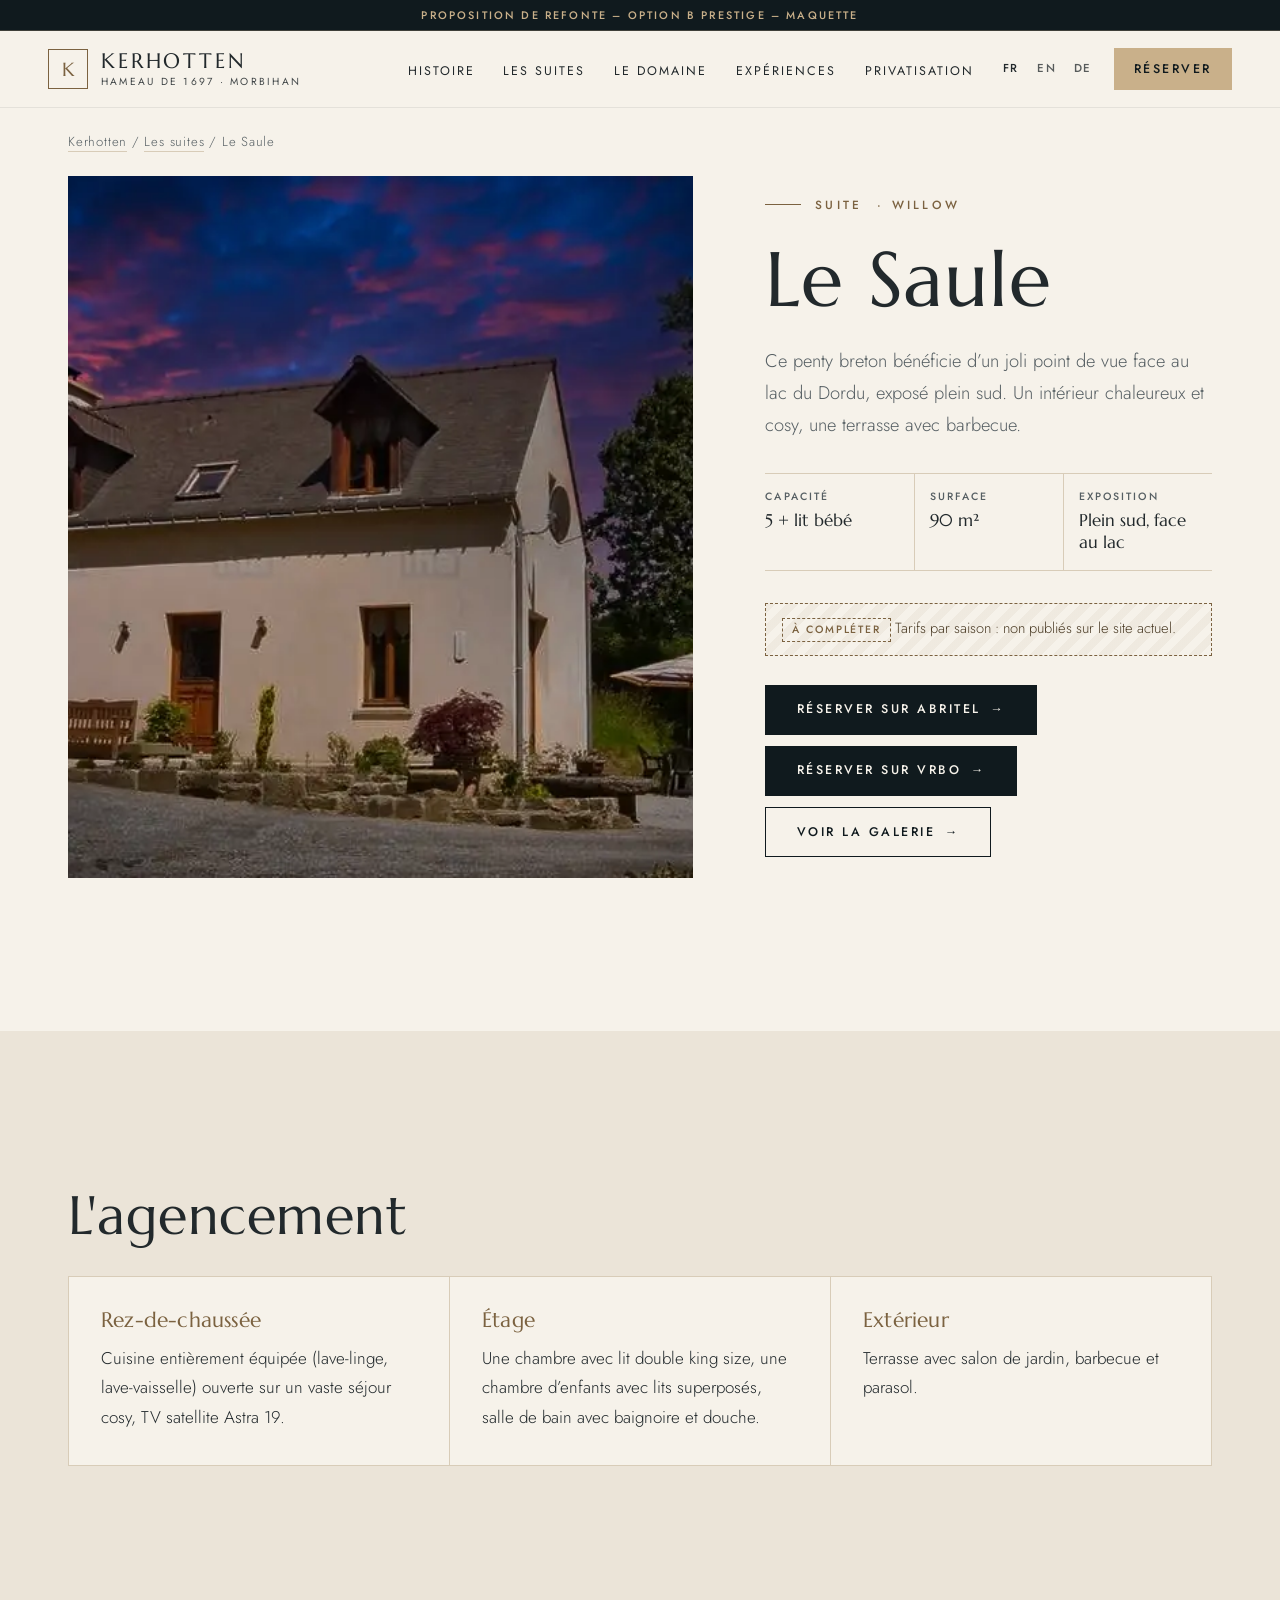
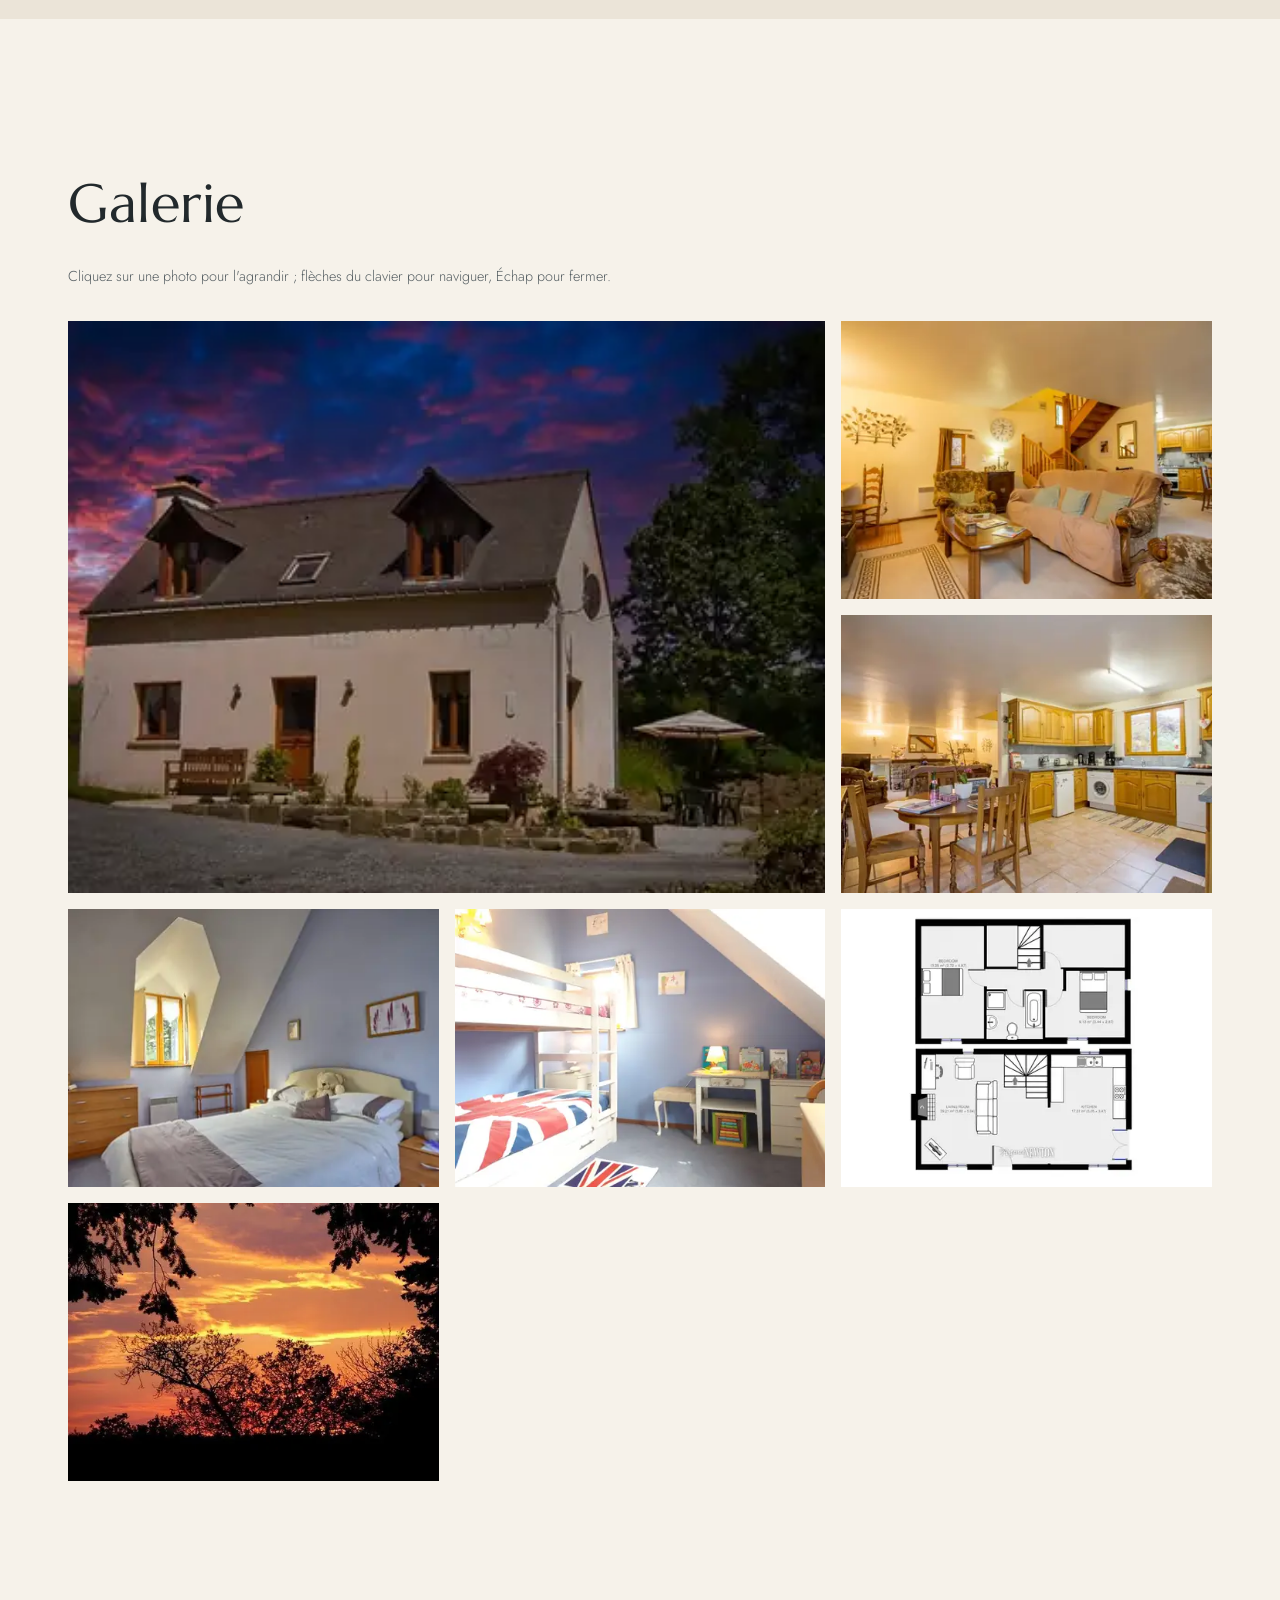
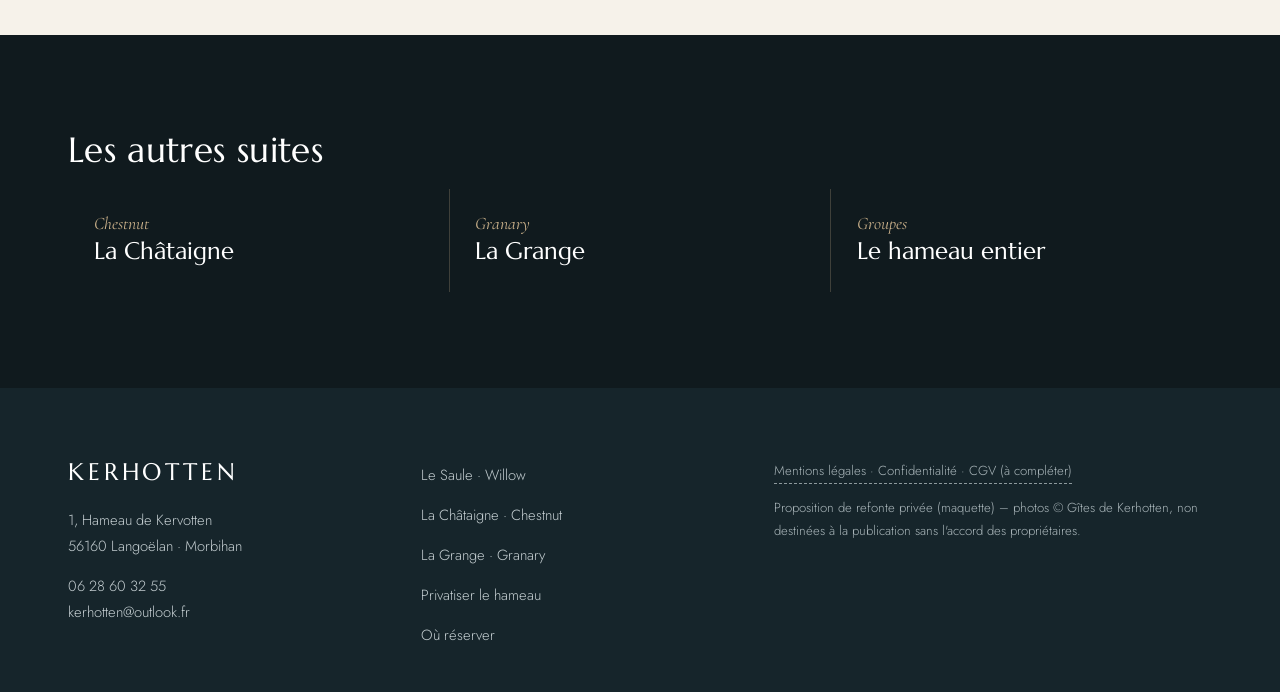
<file: le-saule.html>
<!DOCTYPE html>
<!--
  Private redesign proposal, photos © Gîtes de Kerhotten, not for publication without owners' consent.
  Proposition de refonte – Option B « Prestige » – maquette privée. Photos © Gîtes de Kerhotten,
  ne pas publier sans l'accord écrit des propriétaires. Faits repris uniquement de www.gitesdekerhotten.fr ;
  tarifs = emplacements à compléter ; réservation via les annonces Abritel / Vrbo existantes.
-->
<html lang="fr">
<head>
<meta charset="utf-8">
<meta name="viewport" content="width=device-width, initial-scale=1">
<title data-i18n-doc="kff3385d">Le Saule (Willow) – penty breton 5 personnes face au lac · Gîtes de Kerhotten</title>
<meta name="description" content="Le Saule, penty breton exposé plein sud face au lac du Dordu : 5 personnes, 90 m², deux chambres, terrasse avec barbecue. Hameau de Kerhotten, Morbihan." data-i18n-desc="k48d4b0f">
<!-- Maquette privée : ne pas indexer (à retirer uniquement après accord des propriétaires) -->
<meta name="robots" content="noindex, nofollow">
<link rel="canonical" href="https://www.gitesdekerhotten.fr/le-saule.html">
<meta name="theme-color" content="#101a1e">
<meta property="og:type" content="website">
<meta property="og:locale" content="fr_FR">
<meta property="og:site_name" content="Gîtes de Kerhotten">
<meta property="og:title" content="Le Saule (Willow) – penty breton 5 personnes face au lac · Gîtes de Kerhotten">
<meta property="og:description" content="Le Saule, penty breton exposé plein sud face au lac du Dordu : 5 personnes, 90 m², deux chambres, terrasse avec barbecue. Hameau de Kerhotten, Morbihan.">
<meta property="og:image" content="assets/img/og.jpg">
<meta name="twitter:card" content="summary_large_image">
<link rel="preload" href="assets/fonts/marcellus-latin-400-normal.woff2" as="font" type="font/woff2" crossorigin>
<link rel="preload" href="assets/fonts/jost-latin-400-normal.woff2" as="font" type="font/woff2" crossorigin>
<link rel="preload" as="image" type="image/webp" imagesrcset="assets/img/saule-ext-480.webp 480w, assets/img/saule-ext-800.webp 800w" imagesizes="(min-width: 900px) 55vw, 100vw" fetchpriority="high">
<link rel="icon" href="data:image/svg+xml,%3Csvg xmlns='http://www.w3.org/2000/svg' viewBox='0 0 32 32'%3E%3Crect width='32' height='32' fill='%23101a1e'/%3E%3Ctext x='16' y='22' font-size='16' text-anchor='middle' fill='%23c9b08a' font-family='Georgia,serif'%3EK%3C/text%3E%3C/svg%3E">
<style>@font-face{font-family:Marcellus;font-weight:400;font-style:normal;font-display:swap;src:url(assets/fonts/marcellus-latin-400-normal.woff2)format("woff2")}@font-face{font-family:Jost;font-weight:300;font-style:normal;font-display:swap;src:url(assets/fonts/jost-latin-300-normal.woff2)format("woff2")}@font-face{font-family:Jost;font-weight:400;font-style:normal;font-display:swap;src:url(assets/fonts/jost-latin-400-normal.woff2)format("woff2")}@font-face{font-family:Jost;font-weight:500;font-style:normal;font-display:swap;src:url(assets/fonts/jost-latin-500-normal.woff2)format("woff2")}@font-face{font-family:"Cormorant Garamond";font-weight:400;font-style:italic;font-display:swap;src:url(assets/fonts/cormorant-garamond-latin-400-italic.woff2)format("woff2")}:root{--ink:#101a1e;--night:#16252b;--slate:#24363d;--ivory:#f6f2ea;--stone:#ebe4d8;--sand:#d8ccb8;--gold:#c9b08a;--gold-d:#7b6240;--text:#22292c;--muted:#565f63;--display:Marcellus,"Times New Roman",serif;--accent:"Cormorant Garamond",Georgia,serif;--sans:Jost,"Helvetica Neue",Arial,sans-serif;--wrap:1240px;--g:clamp(1.25rem,5vw,3rem);--sec:clamp(5rem,12vw,10rem);--e:cubic-bezier(.22,.61,.36,1)}*,::after,::before{box-sizing:border-box}html{-webkit-text-size-adjust:100%;scroll-behavior:smooth;scroll-padding-top:6rem}body{margin:0;background:var(--ivory);color:var(--text);font:300 1.0625rem/1.75 var(--sans);-webkit-font-smoothing:antialiased;overflow-x:clip}img{max-width:100%;height:auto}img,picture{display:block}.card-img picture,.dom-img picture,.p-img picture,.s-hero-img picture,.season-img picture,picture:has(>.cover){height:100%}a{color:inherit}:focus-visible{outline:2px solid var(--gold-d);outline-offset:3px}.ftr :focus-visible,.hdr:not(.solid) :focus-visible,.hero :focus-visible,.hire :focus-visible,.p-hero :focus-visible{outline-color:var(--gold)}h1,h2,h3{font-family:var(--display);font-weight:400;line-height:1.12;margin:0 0 .55em;letter-spacing:.01em}h1 em,h2 em{font-family:var(--accent);font-style:italic;font-weight:400;letter-spacing:0}h2{font-size:clamp(2rem,4.4vw,3.4rem)}h3{font-size:clamp(1.35rem,2vw,1.6rem)}p{margin:0 0 1em}.wrap{max-width:var(--wrap);margin:0 auto;padding:0 var(--g)}.skip,.sr{position:absolute}.sr{top:0;left:0;width:1px;height:1px;margin:-1px;padding:0;border:0;overflow:hidden;clip:rect(0 0 0 0);clip-path:inset(50%);white-space:nowrap}.skip{left:1rem;top:-5rem;z-index:200;background:var(--ink);color:#fff;padding:.7rem 1rem}.skip:focus{top:1rem}.small{font-size:.9rem;color:var(--muted)}.kicker{font:500 .74rem/1.4 var(--sans);letter-spacing:.28em;text-transform:uppercase;color:var(--gold);margin-bottom:1.4rem;display:flex;align-items:center;gap:.9rem}.kicker::before{content:"";width:2.2rem;height:1px;background:currentColor;flex:none}.kicker-dark{color:var(--gold-d)}.lead{font-size:1.15rem;color:var(--muted);max-width:40rem}.sec{padding:var(--sec)0}.sec-head{max-width:46rem;margin-bottom:clamp(3rem,6vw,5rem)}.btn{display:inline-flex;align-items:center;justify-content:center;gap:.6rem;min-height:50px;padding:.9rem 1.9rem;font:500 .78rem/1.2 var(--sans);letter-spacing:.2em;text-transform:uppercase;text-decoration:none;border:1px solid transparent;cursor:pointer;transition:background-color .4s var(--e),color .4s var(--e),border-color .4s var(--e)}.btn-gold{background:var(--gold);color:var(--ink)}.btn-gold:hover{background:#dcc6a1}.btn-dark{background:var(--ink);color:var(--ivory)}.btn-dark:hover{background:var(--slate)}.btn-line{border-color:rgba(255,255,255,.65);color:#fff}.btn-line:hover{background:rgba(255,255,255,.1)}.btn-line-dark{border-color:var(--ink);color:var(--ink)}.btn-line-dark:hover{background:var(--ink);color:var(--ivory)}.btn-block{width:100%}.btn::after{content:"→";transition:transform .4s var(--e)}.btn:hover::after{transform:translateX(4px)}.btn[href^=mailto]::after,.btn[href^=tel]::after,.hdr-cta::after{content:none}.mock-strip{margin:0;background:var(--ink);color:var(--gold);text-align:center;font:500 .68rem/1.3 var(--sans);letter-spacing:.2em;text-transform:uppercase;padding:.5rem 1rem;position:relative;z-index:60;border-bottom:1px solid rgba(201,176,138,.25)}.hdr{position:sticky;top:0;z-index:50;background:var(--ivory);border-bottom:1px solid rgba(16,26,30,.08);transition:background-color .5s var(--e),border-color .5s}.hire-page .hdr,.home .hdr{position:fixed;left:0;right:0;top:auto;background:0 0;border-color:transparent;color:#fff}.hire-page .hdr.solid,.home .hdr.solid{position:fixed;top:0;background:rgba(16,26,30,.94);border-color:rgba(201,176,138,.2);-webkit-backdrop-filter:blur(8px);backdrop-filter:blur(8px)}.brand,.hdr-in{display:flex;align-items:center}.hdr-in{gap:1.2rem;min-height:76px;max-width:1440px;margin:0 auto;padding:0 var(--g)}.brand{gap:.8rem;text-decoration:none;margin-right:auto}.brand-k{width:40px;height:40px;display:grid;place-items:center;border:1px solid currentColor;font:400 1.2rem/1 var(--display);color:var(--gold-d)}.facts strong,.hero h1 em,.hire-page .brand-k,.home .brand-k,.p-hero h1 em{color:var(--gold)}.brand-t{display:flex;flex-direction:column;font:400 1.3rem/1 var(--display);letter-spacing:.14em}.brand-t,.brand-t small,.nav a{text-transform:uppercase}.brand-t small{font:400 .64rem/1 var(--sans);letter-spacing:.22em;margin-top:.35rem;opacity:.85}.nav ul{gap:1.8rem;list-style:none;margin:0;padding:0}.nav a{text-decoration:none;font:400 .78rem/1 var(--sans);letter-spacing:.16em;padding:.6rem 0;background:linear-gradient(var(--gold),var(--gold))0 100%/0 1px no-repeat;transition:background-size .5s var(--e)}.nav a:hover,.nav a[aria-current],.s-link:hover .more{background-size:100% 1px}.hdr-act{align-items:center;gap:.8rem}.hdr-act,.lang,.nav ul{display:flex}.lang button,.quote footer{font:500 .72rem/1 var(--sans)}.lang button{background:0 0;letter-spacing:.12em;min-width:36px;min-height:40px;opacity:.75;border-bottom:1px solid transparent}.lang button[aria-pressed=true]{opacity:1;border-bottom-color:var(--gold)}.hdr-cta{min-height:42px;padding:.6rem 1.2rem}.burger,.lang button{border:0;color:inherit;cursor:pointer}.burger{display:none;width:44px;height:44px;position:relative}.burger i,.burger i::after,.burger i::before{position:absolute;width:22px;height:1px;background:currentColor;transition:transform .4s var(--e),opacity .3s}.burger i{left:11px;top:22px}.burger i::after,.burger i::before{content:"";left:0}.burger i::before{top:-7px}.burger i::after{top:7px}.burger,.burger[aria-expanded=true] i{background:0 0}.burger[aria-expanded=true] i::before{transform:translateY(7px) rotate(45deg)}.burger[aria-expanded=true] i::after{transform:translateY(-7px) rotate(-45deg)}@media (max-width:1099px){.burger,.nav a,.nav.open{display:block}.hdr-cta,.nav{display:none}.nav{position:absolute;left:0;right:0;top:100%;background:var(--ink);color:var(--ivory);border-top:1px solid rgba(201,176,138,.2)}.nav ul{flex-direction:column;gap:0;padding:.5rem var(--g) 1.5rem}.nav a{padding:1rem 0;font-size:.85rem;border-bottom:1px solid rgba(255,255,255,.08);background:0 0}}@media (max-width:420px){.brand-t small{display:none}.lang button{min-width:32px}.hdr-in{gap:.6rem}.hdr-act{gap:.3rem}}@media (max-width:360px){.brand{gap:.5rem}.brand-k{width:34px;height:34px}.brand-t{font-size:1.05rem;letter-spacing:.08em}.lang button{min-width:30px}}.hero{position:relative;height:100vh;height:100svh;min-height:560px;display:flex;align-items:flex-end;color:#fff;overflow:hidden;background:var(--ink)}.hero-media{position:absolute;inset:0;overflow:hidden}.hero-img,.hero-media picture{width:100%;height:100%}.hero-img{object-fit:cover;transform-origin:55% 45%}.hero-veil{position:absolute;inset:0;background:linear-gradient(90deg,rgba(10,18,21,.45)0,rgba(10,18,21,0) 65%),linear-gradient(180deg,rgba(10,18,21,.55)0,rgba(10,18,21,.15) 25%,rgba(10,18,21,.35) 45%,rgba(10,18,21,.88) 100%)}.hero-txt{position:relative;width:100%;max-width:var(--wrap);margin:0 auto;padding:0 var(--g) clamp(5rem,12vh,8rem)}.hero h1,.p-hero h1{font-size:clamp(2.6rem,7.2vw,6rem);max-width:15ch;margin-bottom:.4em;text-shadow:0 2px 30px rgba(0,0,0,.3)}.hero-sub{font-size:clamp(1.05rem,1.5vw,1.25rem);max-width:36rem;color:rgba(255,255,255,.9)}.hero-cta{display:flex;flex-wrap:wrap;gap:1rem;margin-top:2.2rem}.hero-cta.center{justify-content:center}.scroll-cue{position:absolute;right:var(--g);bottom:2.2rem;writing-mode:vertical-rl;font:400 .68rem/1 var(--sans);letter-spacing:.3em;text-transform:uppercase;text-decoration:none;color:rgba(255,255,255,.85);padding-bottom:4.5rem}.scroll-cue::after{content:"";position:absolute;left:50%;bottom:0;width:1px;height:3.5rem;background:linear-gradient(var(--gold),transparent)}@media (max-width:700px){.scroll-cue{display:none}}.story-grid{display:grid;gap:3rem}.quote{margin:2.5rem 0 0;padding:0 0 0 1.6rem;border-left:1px solid var(--gold-d)}.quote p{font:italic 400 clamp(1.5rem,2.4vw,2rem)/1.35 var(--accent);color:var(--slate);margin-bottom:.6rem}.quote footer{letter-spacing:.24em;text-transform:uppercase;color:var(--gold-d)}.story-body>p{font-size:1.15rem}.timeline{list-style:none;margin:2.5rem 0 0;padding:0;border-top:1px solid var(--sand)}.timeline li{display:grid;grid-template-columns:9.5rem 1fr;gap:1.5rem;padding:1.4rem 0;border-bottom:1px solid var(--sand);align-items:baseline}.timeline p{margin:0}.tl-y{font:400 1.45rem/1.2 var(--display);color:var(--gold-d)}@media (max-width:560px){.timeline li{grid-template-columns:1fr;gap:.3rem}}@media (min-width:960px){.story-grid{grid-template-columns:5fr 6fr;gap:6rem;align-items:start}.story-lead{position:sticky;top:8rem}}.suites{background:var(--stone)}.suite-cards{list-style:none;margin:0;padding:0;display:grid;gap:2.5rem}.s-link{display:block;text-decoration:none;color:inherit;height:100%;background:var(--ivory)}.s-img{aspect-ratio:4/5;overflow:hidden}.cover,.s-img picture{width:100%;height:100%;object-fit:cover}.s-img img,.season-img img{transition:transform 1.4s var(--e)}.s-link:hover .s-img img,.season:hover .season-img img{transform:scale(1.05)}.s-txt{padding:1.8rem 1.8rem 2.2rem}.s-en{font:italic 400 1.15rem/1 var(--accent);color:var(--gold-d);margin-bottom:.5rem}.s-txt h3{font-size:clamp(1.8rem,2.6vw,2.2rem);margin-bottom:.3em}.more,.s-spec{letter-spacing:.2em;text-transform:uppercase}.s-spec{font:500 .75rem/1.3 var(--sans);color:var(--muted)}.more{display:inline-block;margin-top:.4rem;font:500 .74rem/1 var(--sans);padding-bottom:.4rem;background:linear-gradient(var(--gold-d),var(--gold-d))0 100%/30% 1px no-repeat;transition:background-size .6s var(--e)}@media (min-width:900px){.suite-cards{grid-template-columns:repeat(3,1fr);gap:2rem}.s-card:nth-child(2){margin-top:4rem}}.domaine{background:var(--ink);color:#dfe5e6}.domaine h2,.hire h2,.hire-cta h2{color:#fff}.dom-grid{display:grid;gap:3rem;align-items:center}.dom-img{aspect-ratio:4/5;overflow:hidden}.facts{list-style:none;padding:0;margin:2.2rem 0 0;display:grid;gap:0}.facts li{display:grid;grid-template-columns:8.5rem 1fr;gap:1.2rem;padding:1.1rem 0;border-top:1px solid rgba(201,176,138,.22)}.facts strong{font:400 1.2rem/1.3 var(--display)}.facts span{font-size:.98rem}@media (max-width:560px){.facts li{grid-template-columns:1fr;gap:.2rem}}@media (min-width:960px){.dom-grid{grid-template-columns:6fr 5fr;gap:6rem}.dom-img{aspect-ratio:auto;height:44rem}}.seasons{list-style:none;margin:0;padding:0;display:grid;gap:3rem 2rem}.season-img{aspect-ratio:4/3;overflow:hidden;margin-bottom:1.4rem}@media (min-width:700px){.season-img{aspect-ratio:3/4}}.season-n{font:500 .72rem/1 var(--sans);letter-spacing:.26em;text-transform:uppercase;color:var(--gold-d);margin-bottom:.7rem}.season p:last-child{font-size:.98rem;color:var(--muted)}@media (min-width:700px){.seasons{grid-template-columns:1fr 1fr}}@media (min-width:1100px){.seasons{grid-template-columns:repeat(4,1fr)}.season:nth-child(even){margin-top:3.5rem}}.hire{position:relative;color:#fff;overflow:hidden;background:var(--ink);padding:clamp(7rem,16vw,12rem)0}.hire-bg,.hire-bg::after{position:absolute;inset:0}.dom-img picture,.g-item picture,.hire-bg picture,.p-hero-img picture{height:100%}.hire-bg::after{content:"";background:rgba(10,18,21,.62)}.hire-in{position:relative;max-width:52rem;text-align:center}.hire-in .kicker{justify-content:center}.hire p{font-size:1.15rem;color:rgba(255,255,255,.9);margin-bottom:2rem}.bt-grid{display:grid;gap:2rem;align-items:end;border-top:1px solid var(--sand);border-bottom:1px solid var(--sand);padding:clamp(2.5rem,6vw,4rem)0}.bt-act .small{margin:1rem 0 0}@media (min-width:900px){.bt-grid{grid-template-columns:2fr 1fr;gap:5rem}}.demo-tag,.ph-tag{display:inline-block;font:500 .66rem/1 var(--sans);letter-spacing:.18em;text-transform:uppercase;color:var(--gold-d);border:1px dashed var(--gold-d);padding:.35rem .55rem;vertical-align:middle}.closing{text-align:center;padding-top:0}.closing-in{max-width:46rem}.lay h3,.sign{color:var(--gold-d)}.sign{font:italic 400 2rem/1 var(--accent)}.contact-line{list-style:none;padding:0;margin:2rem 0 1.5rem;display:flex;flex-wrap:wrap;justify-content:center;gap:.6rem 2.2rem;font-size:1.05rem}.contact-line a{border-bottom:1px solid var(--gold-d)}.hire-cta{background:var(--ink);color:#dfe5e6;text-align:center}.hire-cta .small{color:#b8c3c6;margin-top:1.5rem}.ftr{background:var(--night);color:#c3cdd0;padding:4.5rem 0 2.5rem;font-size:.92rem}.contact-line a,.ftr a{text-decoration:none}.ftr a:hover{color:var(--gold)}.ftr-grid{display:grid;gap:2.5rem}.ftr-brand,.specs dt{text-transform:uppercase}.ftr-brand{font:400 1.5rem/1 var(--display);letter-spacing:.16em;color:#fff}.ftr-links{list-style:none;padding:0;margin:0;display:grid;gap:.5rem}.ftr-links a{display:inline-block;padding:.2rem 0}.ftr-legal{font-size:.82rem;color:#aab6ba}.ph-inline{border-bottom:1px dashed #8d999d;display:inline-block}@media (min-width:900px){.ftr-grid{grid-template-columns:1fr 1fr 1.4fr}}.crumbs{padding-top:1.4rem;padding-bottom:1.4rem;font-size:.82rem;letter-spacing:.06em;color:var(--muted)}.crumbs a{text-decoration:none;border-bottom:1px solid var(--sand)}.s-hero{display:grid;gap:2.5rem;padding-bottom:var(--sec)}.s-hero-img{aspect-ratio:4/3;overflow:hidden;background:var(--stone)}.s-hero h1{font-size:clamp(2.8rem,6vw,5rem);margin-bottom:.3em}.specs{display:grid;grid-template-columns:repeat(3,1fr);margin:2rem 0;border-top:1px solid var(--sand);border-bottom:1px solid var(--sand)}.specs div{padding:1rem .8rem 1rem 0}.specs div+div{padding-left:.9rem;border-left:1px solid var(--sand)}.specs dt{font:500 .66rem/1.3 var(--sans);letter-spacing:.2em;color:var(--muted)}.specs dd{margin:.3rem 0 0;font:400 1.08rem/1.3 var(--display)}.ph-box{font-size:.92rem;background:repeating-linear-gradient(-45deg,transparent 0 8px,rgba(123,98,64,.06) 8px 16px);border:1px dashed var(--gold-d);padding:.8rem 1rem;color:#4b3c26}.s-cta{margin-top:1.8rem}@media (min-width:960px){.s-hero{grid-template-columns:7fr 5fr;gap:4.5rem;align-items:center}.s-hero-img{aspect-ratio:auto;height:min(78vh,720px)}}@media (max-width:420px){.specs{grid-template-columns:1fr}.specs div+div{padding-left:0;border-left:0;border-top:1px solid var(--sand)}}.layout-sec{background:var(--stone)}.lay-grid{display:grid;gap:1px;background:var(--sand);border:1px solid var(--sand)}.lay{background:var(--ivory);padding:2rem}.lay h3{font-size:1.3rem}.lay p{margin:0}@media (min-width:900px){.lay-grid{grid-template-columns:repeat(3,1fr)}}.gallery{list-style:none;margin:2rem 0 0;padding:0;display:grid;grid-template-columns:repeat(2,1fr);gap:.75rem}.g-item{display:block;width:100%;padding:0;border:0;background:var(--stone);cursor:zoom-in;position:relative;overflow:hidden;aspect-ratio:4/3;color:#fff;text-align:left;font:inherit}.g-item img{width:100%;height:100%;object-fit:cover;transition:transform 1.2s var(--e),opacity .4s}.g-item:focus-visible img,.g-item:hover img{transform:scale(1.05)}.g-cap{position:absolute;left:0;right:0;bottom:0;padding:2rem .9rem .7rem;font-size:.85rem;line-height:1.35;background:linear-gradient(transparent,rgba(10,18,21,.82));opacity:0;transform:translateY(6px);transition:opacity .4s,transform .4s var(--e)}.g-item:focus-visible .g-cap,.g-item:hover .g-cap{opacity:1;transform:none}@media (hover:none){.g-cap{opacity:1;transform:none}}@media (min-width:760px){.gallery{grid-template-columns:repeat(3,1fr);gap:1rem}.gallery li:first-child{grid-column:span 2;grid-row:span 2;position:relative}.gallery li:first-child .g-item{position:absolute;inset:0;aspect-ratio:auto;height:auto}}.others{background:var(--ink);color:#fff;padding:clamp(4rem,8vw,6rem)0}.others h2{font-size:clamp(1.6rem,3vw,2.2rem)}.others-list{list-style:none;margin:0;padding:0;display:grid;gap:1px;background:rgba(201,176,138,.25)}.others-list a{display:flex;flex-direction:column;gap:.3rem;padding:1.6rem;background:var(--ink);text-decoration:none;transition:background-color .4s}.others-list a:hover{background:var(--slate)}.o-en{font:italic 400 1.1rem/1 var(--accent);color:var(--gold)}.o-fr{font:400 1.5rem/1.2 var(--display)}@media (min-width:760px){.others-list{grid-template-columns:repeat(3,1fr)}}.lb{padding:0;border:0;background:0 0;max-width:100vw;max-height:100vh;width:100vw;height:100vh;margin:0;color:#fff}.lb::backdrop{background:rgba(8,14,17,.94)}.lb-in{position:relative;width:100%;height:100%;display:grid;place-items:center;padding:4.5rem 4rem}.lb-fig{margin:0;display:flex;flex-direction:column;align-items:center;gap:1rem;max-width:100%;max-height:100%}.lb-fig img{max-width:min(1280px,100%);max-height:calc(100vh - 11rem);width:auto;height:auto;object-fit:contain}.lb-fig figcaption{font-size:.95rem;text-align:center;color:#e5e9ea}.lb-count{color:var(--gold);margin-left:.6rem;font-size:.82rem;letter-spacing:.12em}.lb-btn{position:absolute;width:52px;height:52px;border:1px solid rgba(255,255,255,.35);background:rgba(16,26,30,.6);color:#fff;font:300 2rem/1 var(--sans);cursor:pointer;display:grid;place-items:center;transition:background-color .3s,border-color .3s}.lb-btn:hover{background:var(--slate);border-color:var(--gold)}.lb-next,.lb-prev{top:50%;transform:translateY(-50%)}.lb-prev{left:1rem}.lb-next{right:1rem}.lb-close{right:1rem;top:1rem}@media (max-width:600px){.lb-in{padding:4.5rem .5rem 6rem}.lb-next,.lb-prev{top:auto;bottom:1rem;transform:none}.lb-prev{left:calc(50% - 60px)}.lb-next{right:calc(50% - 60px)}}.lb-open body,.p-hero{overflow:hidden}.p-hero{position:relative;min-height:88vh;min-height:88svh;display:flex;align-items:flex-end;color:#fff;background:var(--ink)}.p-hero-img{position:absolute;inset:0}.p-hero-txt{position:relative;width:100%;padding-bottom:clamp(4rem,10vh,7rem)}.facts-band{background:var(--ink);color:#dfe5e6;border-top:1px solid rgba(201,176,138,.22)}.fb{list-style:none;margin:0 auto;display:grid;grid-template-columns:1fr 1fr;gap:1.6rem 1rem;padding-top:2.2rem;padding-bottom:2.2rem}.fb li{display:flex;flex-direction:column}.fb strong{font:400 clamp(1.6rem,3vw,2.3rem)/1.1 var(--display);color:var(--gold)}.fb span{font-size:.85rem;letter-spacing:.06em}@media (min-width:800px){.fb{grid-template-columns:repeat(4,1fr)}}.occ-grid{display:grid;gap:2.5rem}.occ{list-style:none;margin:0;padding:0;border-top:1px solid var(--sand)}.occ li,.serv li{border-bottom:1px solid var(--sand)}.occ li{padding:1.05rem 0 1.05rem 2rem;position:relative}.occ li::before{content:"";position:absolute;left:0;top:1.75rem;width:1rem;height:1px;background:var(--gold-d)}@media (min-width:960px){.occ-grid{grid-template-columns:5fr 6fr;gap:6rem}}.cal-month button.free:hover,.compo{background:var(--stone)}.compo-list{list-style:none;padding:0;margin:0 0 1.5rem;display:grid;gap:1rem}.compo-list a{display:flex;flex-wrap:wrap;justify-content:space-between;align-items:baseline;gap:.5rem 2rem;padding:1.6rem 1.8rem;background:var(--ivory);text-decoration:none;transition:background-color .4s}.compo-list a:hover{background:#fff}.c-name{font:400 1.6rem/1.2 var(--display)}.c-name small{font:italic 400 1.1rem var(--accent);color:var(--gold-d);margin-left:.4rem}.c-spec,.demo-banner strong{font:500 .78rem/1.3 var(--sans);letter-spacing:.18em;text-transform:uppercase;color:var(--muted)}.serv-grid{display:grid;gap:3rem;align-items:center}.serv-img{aspect-ratio:3/4;overflow:hidden}.serv{list-style:none;padding:0;margin:0 0 1.6rem}.serv li{padding:.85rem 0}@media (min-width:960px){.serv-grid{grid-template-columns:4fr 6fr;gap:6rem}}.book-head{max-width:52rem;margin-bottom:2.5rem}.book-head h1{font-size:clamp(2.4rem,5vw,4rem)}.demo-banner{display:flex;flex-wrap:wrap;gap:.4rem 1rem;align-items:baseline;border:1px dashed var(--gold-d);background:rgba(201,176,138,.12);padding:1rem 1.2rem;font-size:.95rem;margin:1.5rem 0 2rem}.demo-banner strong{font:500 .72rem/1 var(--sans);letter-spacing:.22em;color:var(--gold-d)}.steps{list-style:none;margin:0;padding:0;display:grid;grid-template-columns:repeat(4,minmax(0,1fr));gap:.5rem;font-size:.78rem;letter-spacing:.06em;color:var(--muted)}.steps li{border-top:2px solid var(--sand);padding-top:.6rem;display:flex;flex-direction:column;gap:.15rem;min-width:0;overflow-wrap:anywhere}@media (max-width:420px){.steps{font-size:.68rem;letter-spacing:.02em}}.steps li span{font:400 1rem/1 var(--display)}.steps li.on{color:var(--text)}.book-grid{display:grid;gap:2.5rem}@media (min-width:1000px){.book-grid{grid-template-columns:1fr 380px;gap:3.5rem;align-items:start}.summary{position:sticky;top:7rem}}.suite-pick{border:0;padding:0;margin:0 0 2rem;display:grid;gap:.6rem;min-width:0}.suite-pick legend{font:400 1.3rem/1.2 var(--display);margin-bottom:1rem;padding:0}.sp{display:flex;align-items:center;gap:.9rem;padding:.9rem 1.1rem;border:1px solid var(--sand);background:#fff;cursor:pointer;transition:border-color .3s}.sp:hover,.steps li.on{border-color:var(--gold-d)}.sp:has(input:checked){border-color:var(--ink);box-shadow:inset 3px 0 0 var(--gold-d)}.sp input{accent-color:var(--ink);width:18px;height:18px;flex:none}.sp b{font:400 1.1rem var(--display)}.sp small{display:block;font-size:.82rem;color:var(--muted)}@media (min-width:640px){.suite-pick{grid-template-columns:1fr 1fr}.suite-pick legend{grid-column:1/-1}}.cal-wrap{background:#fff;border:1px solid var(--sand);padding:clamp(1rem,3vw,1.8rem)}.cal-bar{display:flex;align-items:center;justify-content:space-between;gap:1rem;margin-bottom:1rem}.cal-hint{margin:0;font-size:.95rem;text-align:center}.cal-nav{width:44px;height:44px;border:1px solid var(--sand);background:0 0;font-size:1.4rem;cursor:pointer;flex:none;color:var(--ink)}.cal-nav:disabled{opacity:.35;cursor:default}.cal-months{display:grid;gap:2rem}@media (min-width:700px){.cal-months{grid-template-columns:1fr 1fr}}.cal-month h2{font-size:1.15rem;text-transform:capitalize;text-align:center;margin-bottom:.8rem}.cal-month table{width:100%;border-collapse:collapse;table-layout:fixed}.cal-month th{font:500 .7rem/1 var(--sans);color:var(--muted);padding:.4rem 0;text-transform:uppercase}.cal-month td{padding:2px}.cal-month button{width:100%;aspect-ratio:1;min-height:36px;border:0;background:0 0;font:400 .92rem/1 var(--sans);color:var(--text);cursor:pointer;transition:background-color .2s}.cal-month button.booked{color:#8a7f73;background:repeating-linear-gradient(-45deg,#f1ebe1 0 4px,#e4dbcd 4px 8px);text-decoration:line-through;cursor:not-allowed}.cal-month button.past{color:#9aa1a4;cursor:default}.cal-month button.range{background:var(--stone)}.cal-month button.sel{background:var(--ink);color:#fff}.legend{list-style:none;padding:0;margin:1.2rem 0 0;display:flex;flex-wrap:wrap;gap:.5rem 1.5rem;font-size:.82rem;color:var(--muted)}.legend li{display:flex;align-items:center;gap:.5rem}.legend i{width:16px;height:16px;border:1px solid var(--sand)}.lg-free{background:#fff}.lg-booked{background:repeating-linear-gradient(-45deg,#f1ebe1 0 3px,#e4dbcd 3px 6px)}.lg-sel,.summary{background:var(--ink)}.summary{color:#e3e8e9;padding:2rem}.summary h2{font-size:1.6rem;color:#fff}.guests{display:grid;gap:.8rem;margin-bottom:1.5rem}.stepper,.stepper>div{display:flex;align-items:center}.stepper{justify-content:space-between}.stepper>div{gap:.6rem}.stepper button{width:40px;height:40px;border:1px solid rgba(201,176,138,.5);background:0 0;color:#fff;font-size:1.1rem;cursor:pointer}.stepper button:hover,.summary .ph-tag{border-color:var(--gold)}.stepper output{min-width:1.6rem;text-align:center;font:400 1.15rem var(--display)}.sum-list{margin:0 0 1.2rem;border-top:1px solid rgba(201,176,138,.25)}.sum-list div{display:flex;justify-content:space-between;gap:1rem;padding:.7rem 0;border-bottom:1px solid rgba(201,176,138,.15);font-size:.92rem}.sum-list dt{color:#b3bfc2}.sum-list dd{margin:0;text-align:right;color:#fff}.summary .ph-tag{color:var(--gold)}.summary .btn-dark{background:var(--gold);color:var(--ink)}.summary .btn-dark:hover{background:#dcc6a1}.form-msg{color:#f2c6b6;font-size:.9rem;margin:0}.form-msg:not(:empty){margin-bottom:1rem}.pay{margin-top:1.6rem;padding-top:1.4rem;border-top:1px solid rgba(201,176,138,.3)}.pay:focus{outline:0}.pay-title{font:400 1.1rem var(--display);color:#fff}.pay-slot{border:1px dashed var(--gold);padding:1rem;font-size:.9rem;background:repeating-linear-gradient(-45deg,transparent 0 8px,rgba(201,176,138,.07) 8px 16px)}.pay-slot p:last-child{margin:0}.pay-note{font-size:.9rem;color:var(--gold);margin:1rem 0}.pay .btn-line-dark{border-color:rgba(255,255,255,.5);color:#fff}.pay .btn-line-dark:hover{background:rgba(255,255,255,.1)}.pay .small{color:#b3bfc2;margin-top:.8rem}@media (prefers-reduced-motion:no-preference){.hero-img{animation:kb 28s ease-in-out infinite alternate}@keyframes kb{0%{transform:scale(1)}to{transform:scale(1.14) translate(-1.5%,-1%)}}.hero-txt>*{animation:up 1.4s var(--e) both}.hero-txt>:nth-child(2){animation-delay:.12s}.hero-txt>:nth-child(3){animation-delay:.24s}.hero-txt>:nth-child(4){animation-delay:.36s}@keyframes up{0%{opacity:0;transform:translateY(22px)}to{opacity:1;transform:none}}@supports (animation-timeline:view()){.rv{animation:rv linear both;animation-timeline:view();animation-range:entry 5%entry 40%}@keyframes rv{0%{opacity:0;transform:translateY(32px)}to{opacity:1;transform:none}}}}@media (prefers-reduced-motion:reduce){html{scroll-behavior:auto}*,::after,::before{animation:none!important;transition-duration:.01ms!important}}.g-item[data-full*=-plan] img{object-fit:contain;background:#fff}.book-links,.s-cta{display:flex;flex-wrap:wrap;gap:.7rem}.where-list{list-style:none;padding:0;margin:2rem 0;display:grid;gap:1.2rem;grid-template-columns:repeat(auto-fit,minmax(250px,1fr))}.where-card{border:1px solid rgba(201,176,138,.45);padding:1.4rem}.where-card h2{font-size:1.7rem;margin:0 0 1rem}.where-card h2 small{display:block;font-size:.95rem;opacity:.75;margin-top:.3rem}.group-sec{background:#f4efe6;color:#1b2326}.gf-wrap{max-width:52rem}.gf,.gf-row{display:grid;gap:1rem}.gf{margin-top:1.5rem}.gf-row{grid-template-columns:1fr 1fr}@media (max-width:560px){.gf-row{grid-template-columns:1fr}}.gf-field{display:flex;flex-direction:column;gap:.35rem;min-width:0}.gf-field label{font-size:.8rem;letter-spacing:.08em;text-transform:uppercase;font-weight:500;color:#33403f}.gf-field input,.gf-field select,.gf-field textarea{font:inherit;font-size:1rem;color:#1b2326;background:#fff;border:1px solid #9a8f7d;padding:.75rem .8rem;min-height:48px;width:100%;border-radius:0}.gf-field :focus-visible{outline:3px solid #7b6240;outline-offset:2px}.gf-err,.gf-ok{color:#9b2c1f;margin:0}.gf-ok{background:#e6f0ea;border:1px solid #6d9a7c;color:#1d4a2c;padding:1rem}.group-sec .btn-dark{background:#101a1e;color:#fff}</style>
<script>document.documentElement.classList.add('js')</script>
<script src="assets/js/site.min.js" defer></script>
</head>
<body class="suite-page">
<a class="skip" href="#main"><span data-i18n="kb6ce5fa">Aller au contenu</span></a>
<p class="mock-strip"><span data-i18n="kf66d534">Proposition de refonte – Option B Prestige – maquette</span></p>
<header class="hdr" id="hdr">
  <div class="hdr-in">
    <a class="brand" href="index.html"><span class="brand-k" aria-hidden="true">K</span><span class="brand-t">Kerhotten<small><span data-i18n="k88d743f">Hameau de 1697 · Morbihan</span></small></span></a>
    <nav class="nav" id="nav" aria-label="Navigation principale" data-i18n-aria-label="kb05a0cd">
      <ul>
<li><a href="index.html#histoire"><span data-i18n="k819b269">Histoire</span></a></li>
<li><a href="index.html#suites"><span data-i18n="k9edbec7">Les suites</span></a></li>
<li><a href="index.html#domaine"><span data-i18n="k54e262f">Le domaine</span></a></li>
<li><a href="index.html#experiences"><span data-i18n="k812bb7f">Expériences</span></a></li>
<li><a href="privatisation.html"><span data-i18n="ka197ff5">Privatisation</span></a></li>
      </ul>
    </nav>
    <div class="hdr-act">
      <div class="lang" role="group" aria-label="Langue · Language · Sprache">
        <button type="button" data-lang="fr" aria-pressed="true" lang="fr">FR</button><button type="button" data-lang="en" aria-pressed="false" lang="en">EN</button><button type="button" data-lang="de" aria-pressed="false" lang="de">DE</button>
      </div>
      <a class="btn btn-gold hdr-cta" href="reserver.html"><span data-i18n="k66136f4">Réserver</span></a>
      <button type="button" class="burger" aria-expanded="false" aria-controls="nav"><span class="sr"><span data-i18n="kb615412">Menu</span></span><i aria-hidden="true"></i></button>
    </div>
  </div>
</header>
<main id="main">
<nav class="crumbs wrap" aria-label="Fil d&#x27;Ariane" data-i18n-aria-label="kf88bcab"><a href="index.html">Kerhotten</a> <span aria-hidden="true">/</span> <a href="index.html#suites"><span data-i18n="k9edbec7">Les suites</span></a> <span aria-hidden="true">/</span> <span aria-current="page">Le Saule</span></nav>
<section class="s-hero wrap" aria-labelledby="h1">
  <div class="s-hero-img"><picture><source type="image/webp" srcset="assets/img/saule-ext-480.webp 480w, assets/img/saule-ext-800.webp 800w" sizes="(min-width: 900px) 55vw, 100vw"><img class="cover" src="assets/img/saule-ext-800.jpg" width="800" height="517" alt="Le Saule, penty breton face au lac" data-i18n-alt="k6792080" fetchpriority="high"></picture></div>
  <div class="s-hero-txt">
    <p class="kicker kicker-dark"><span data-i18n="k6a3b821">Suite</span> · Willow</p>
    <h1 id="h1">Le Saule</h1>
    <p class="lead"><span data-i18n="k91b7f96">Ce penty breton bénéficie d’un joli point de vue face au lac du Dordu, exposé plein sud. Un intérieur chaleureux et cosy, une terrasse avec barbecue.</span></p>
    <dl class="specs">
<div><dt><span data-i18n="k5c781fc">Capacité</span></dt><dd><span data-i18n="kd30403d">5 + lit bébé</span></dd></div>
<div><dt><span data-i18n="kaa0d528">Surface</span></dt><dd><span data-i18n="k27ab936">90 m²</span></dd></div>
<div><dt><span data-i18n="kba2cb0f">Exposition</span></dt><dd><span data-i18n="k5ef9334">Plein sud, face au lac</span></dd></div>
    </dl>
    <p class="ph-box"><span class="ph-tag"><span data-i18n="k3d467bb">À compléter</span></span> <span data-i18n="k1039145">Tarifs par saison : non publiés sur le site actuel.</span></p>
    <div class="s-cta">
      <a class="btn btn-dark" href="https://www.abritel.fr/location-vacances/p1782928" target="_blank" rel="noopener"><span data-i18n="kb516a88">Réserver sur Abritel</span><span class="sr"> <span data-i18n="kdd1db75">(nouvel onglet)</span></span></a><a class="btn btn-dark" href="https://www.vrbo.com/1782928a" target="_blank" rel="noopener"><span data-i18n="kcd02245">Réserver sur Vrbo</span><span class="sr"> <span data-i18n="kdd1db75">(nouvel onglet)</span></span></a>
      <a class="btn btn-line-dark" href="#galerie"><span data-i18n="k9529275">Voir la galerie</span></a>
    </div>
  </div>
</section>
<section class="sec layout-sec" aria-labelledby="h-lay">
  <div class="wrap">
    <h2 id="h-lay" class="rv"><span data-i18n="k4fd945b">L'agencement</span></h2>
    <div class="lay-grid">
<div class="lay rv"><h3><span data-i18n="k3bf556d">Rez-de-chaussée</span></h3><p><span data-i18n="k86ea415">Cuisine entièrement équipée (lave-linge, lave-vaisselle) ouverte sur un vaste séjour cosy, TV satellite Astra 19.</span></p></div>
<div class="lay rv"><h3><span data-i18n="k9d92c83">Étage</span></h3><p><span data-i18n="ked0059d">Une chambre avec lit double king size, une chambre d’enfants avec lits superposés, salle de bain avec baignoire et douche.</span></p></div>
<div class="lay rv"><h3><span data-i18n="k9116c8f">Extérieur</span></h3><p><span data-i18n="k48de3fc">Terrasse avec salon de jardin, barbecue et parasol.</span></p></div>
    </div>
  </div>
</section>
<section class="sec gallery-sec" id="galerie" aria-labelledby="h-gal">
  <div class="wrap">
    <h2 id="h-gal" class="rv"><span data-i18n="k4f1ace0">Galerie</span></h2>
    <p class="small"><span data-i18n="k1aa151d">Cliquez sur une photo pour l'agrandir ; flèches du clavier pour naviguer, Échap pour fermer.</span></p>
    <ul class="gallery" data-gallery>
<li><button type="button" class="g-item" data-full="assets/img/saule-ext-800.webp" data-srcset="assets/img/saule-ext-480.webp 480w, assets/img/saule-ext-800.webp 800w" data-w="800" data-h="517" data-cap="k597fd3d"><img src="assets/img/saule-ext-480.webp" width="480" height="310" alt="Le Saule, côté lac" data-i18n-alt="k597fd3d" loading="lazy" decoding="async"><span class="g-cap" data-i18n="k597fd3d">Le Saule, côté lac</span></button></li>
<li><button type="button" class="g-item" data-full="assets/img/saule-sejour-1192.webp" data-srcset="assets/img/saule-sejour-480.webp 480w, assets/img/saule-sejour-800.webp 800w, assets/img/saule-sejour-1192.webp 1192w" data-w="1192" data-h="745" data-cap="kf87cedf"><img src="assets/img/saule-sejour-480.webp" width="480" height="300" alt="Le séjour cosy" data-i18n-alt="kf87cedf" loading="lazy" decoding="async"><span class="g-cap" data-i18n="kf87cedf">Le séjour cosy</span></button></li>
<li><button type="button" class="g-item" data-full="assets/img/saule-cuisine-1280.webp" data-srcset="assets/img/saule-cuisine-480.webp 480w, assets/img/saule-cuisine-800.webp 800w, assets/img/saule-cuisine-1280.webp 1280w" data-w="1280" data-h="853" data-cap="k12b0d15"><img src="assets/img/saule-cuisine-480.webp" width="480" height="320" alt="La cuisine équipée" data-i18n-alt="k12b0d15" loading="lazy" decoding="async"><span class="g-cap" data-i18n="k12b0d15">La cuisine équipée</span></button></li>
<li><button type="button" class="g-item" data-full="assets/img/saule-chambre-1280.webp" data-srcset="assets/img/saule-chambre-480.webp 480w, assets/img/saule-chambre-800.webp 800w, assets/img/saule-chambre-1280.webp 1280w" data-w="1280" data-h="748" data-cap="k6f08d3e"><img src="assets/img/saule-chambre-480.webp" width="480" height="280" alt="Chambre avec lit double" data-i18n-alt="k6f08d3e" loading="lazy" decoding="async"><span class="g-cap" data-i18n="k6f08d3e">Chambre avec lit double</span></button></li>
<li><button type="button" class="g-item" data-full="assets/img/saule-enfants-1280.webp" data-srcset="assets/img/saule-enfants-480.webp 480w, assets/img/saule-enfants-800.webp 800w, assets/img/saule-enfants-1280.webp 1280w" data-w="1280" data-h="960" data-cap="kaa30ca3"><img src="assets/img/saule-enfants-480.webp" width="480" height="360" alt="Chambre d’enfants, lits superposés" data-i18n-alt="kaa30ca3" loading="lazy" decoding="async"><span class="g-cap" data-i18n="kaa30ca3">Chambre d’enfants, lits superposés</span></button></li>
<li><button type="button" class="g-item" data-full="assets/img/saule-plan-1280.webp" data-srcset="assets/img/saule-plan-480.webp 480w, assets/img/saule-plan-800.webp 800w, assets/img/saule-plan-1280.webp 1280w" data-w="1280" data-h="905" data-cap="k921520e"><img src="assets/img/saule-plan-480.webp" width="480" height="339" alt="Plan du gîte" data-i18n-alt="k921520e" loading="lazy" decoding="async"><span class="g-cap" data-i18n="k921520e">Plan du gîte</span></button></li>
<li><button type="button" class="g-item" data-full="assets/img/saule-coucher-soleil-640.webp" data-srcset="assets/img/saule-coucher-soleil-480.webp 480w, assets/img/saule-coucher-soleil-640.webp 640w" data-w="640" data-h="480" data-cap="k7121be6"><img src="assets/img/saule-coucher-soleil-480.webp" width="480" height="360" alt="Coucher de soleil sur le lac du Dordu" data-i18n-alt="k7121be6" loading="lazy" decoding="async"><span class="g-cap" data-i18n="k7121be6">Coucher de soleil sur le lac du Dordu</span></button></li>
    </ul>
  </div>
</section>
<section class="sec others" aria-labelledby="h-oth">
  <div class="wrap">
    <h2 id="h-oth"><span data-i18n="k7200b71">Les autres suites</span></h2>
    <ul class="others-list">
<li><a href="la-chataigne.html"><span class="o-en">Chestnut</span><span class="o-fr">La Châtaigne</span></a></li>
<li><a href="la-grange.html"><span class="o-en">Granary</span><span class="o-fr">La Grange</span></a></li>
      <li><a href="privatisation.html"><span class="o-en"><span data-i18n="k81f6205">Groupes</span></span><span class="o-fr"><span data-i18n="k486277a">Le hameau entier</span></span></a></li>
    </ul>
  </div>
</section>

</main>
<footer class="ftr">
  <div class="wrap ftr-grid">
    <div>
      <p class="ftr-brand">Kerhotten</p>
      <p>1, Hameau de Kervotten<br>56160 Langoëlan · Morbihan</p>
      <p><a href="tel:+33628603255">06 28 60 32 55</a><br><a href="mailto:kerhotten@outlook.fr">kerhotten@outlook.fr</a></p>
    </div>
    <ul class="ftr-links">
      <li><a href="le-saule.html">Le Saule · Willow</a></li>
      <li><a href="la-chataigne.html">La Châtaigne · Chestnut</a></li>
      <li><a href="la-grange.html">La Grange · Granary</a></li>
      <li><a href="privatisation.html"><span data-i18n="k4bac941">Privatiser le hameau</span></a></li>
      <li><a href="reserver.html"><span data-i18n="k06ae090">Où réserver</span></a></li>
    </ul>
    <div class="ftr-legal">
      <p class="ph-inline"><span data-i18n="k97d1de8">Mentions légales · Confidentialité · CGV (à compléter)</span></p>
      <p><span data-i18n="kae4f294">Proposition de refonte privée (maquette) – photos © Gîtes de Kerhotten, non destinées à la publication sans l'accord des propriétaires.</span></p>
    </div>
  </div>
</footer>
<dialog class="lb" id="lb" aria-label="Galerie photo" data-i18n-aria-label="k908b14c">
  <div class="lb-in">
    <figure class="lb-fig"><img id="lb-img" alt="" width="1280" height="960"><figcaption><span id="lb-cap"></span> <span class="lb-count" id="lb-count"></span></figcaption></figure>
    <button type="button" class="lb-btn lb-prev" id="lb-prev" aria-label="Photo précédente" data-i18n-aria-label="ka605f46"><span aria-hidden="true">‹</span></button>
    <button type="button" class="lb-btn lb-next" id="lb-next" aria-label="Photo suivante" data-i18n-aria-label="k270704b"><span aria-hidden="true">›</span></button>
    <button type="button" class="lb-btn lb-close" id="lb-close" aria-label="Fermer la galerie" data-i18n-aria-label="k9b51b93"><span aria-hidden="true">×</span></button>
  </div>
</dialog>
</body>
</html>
</file>
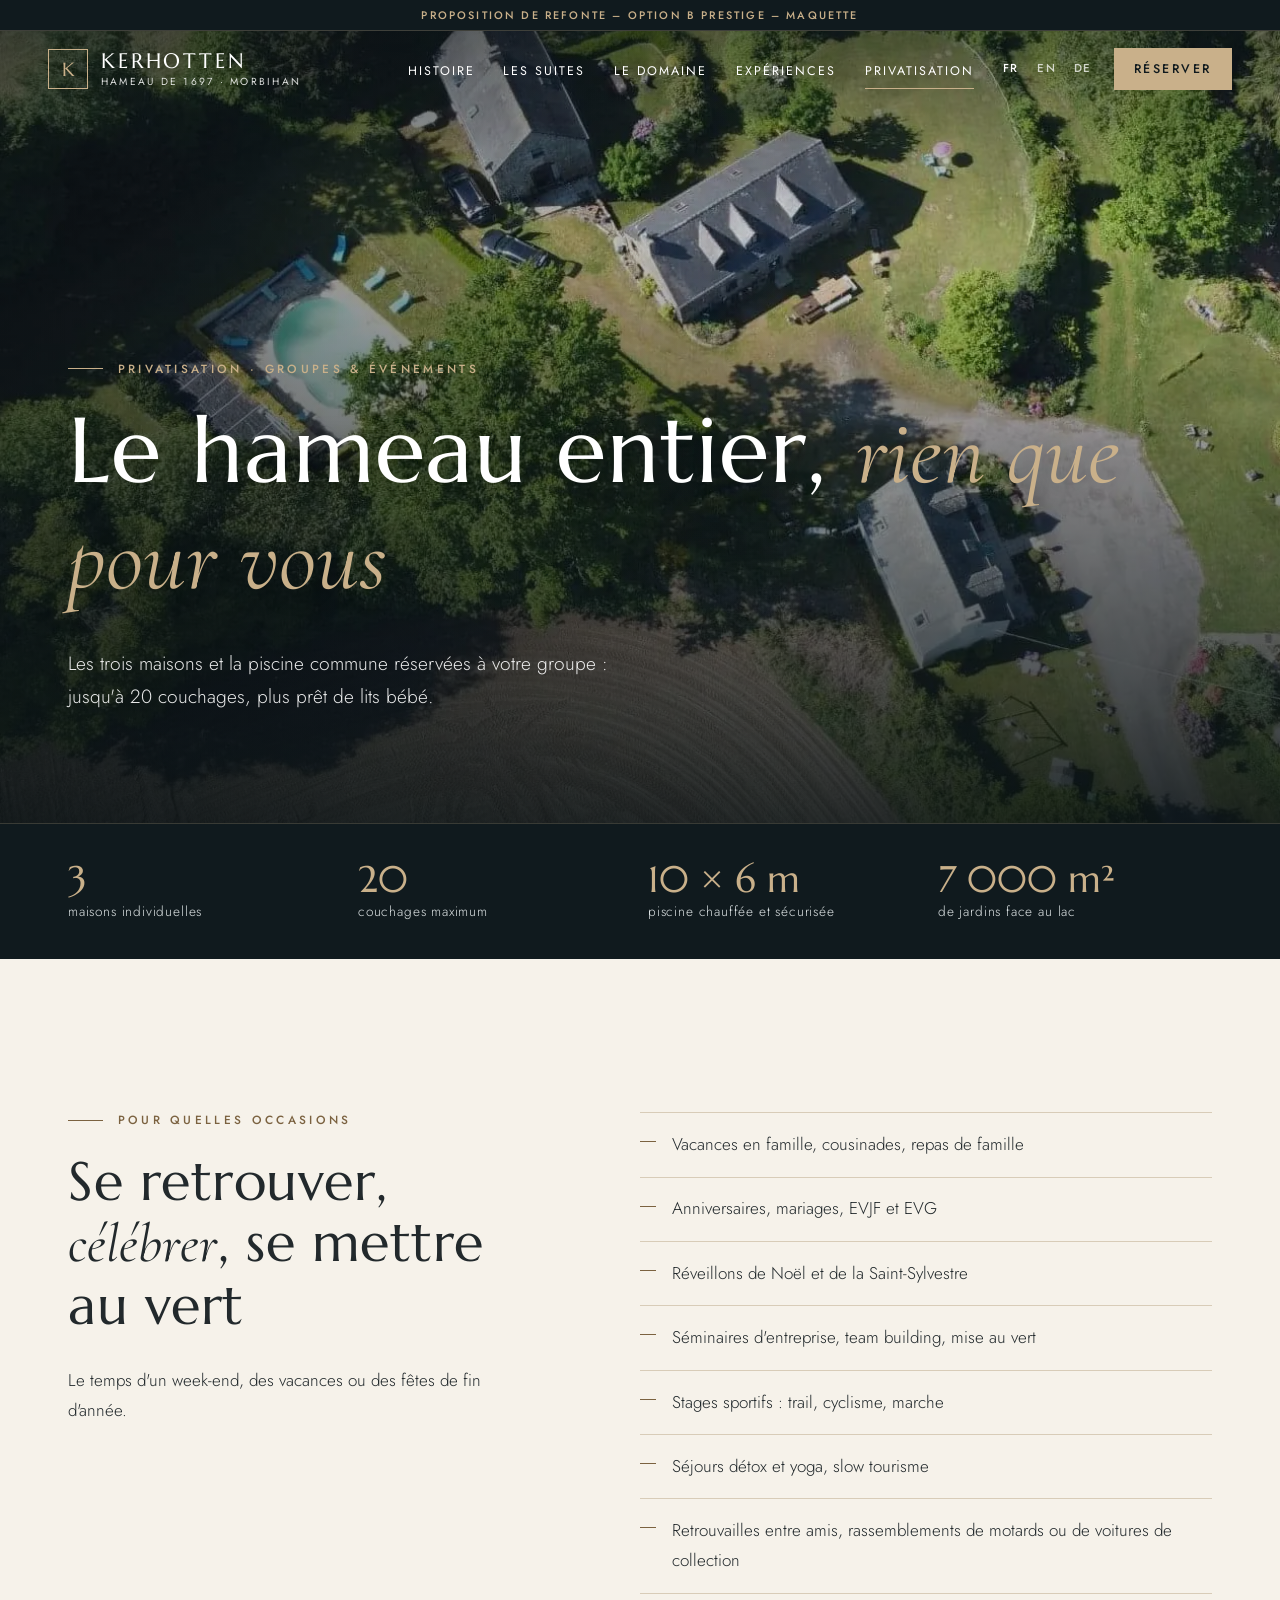
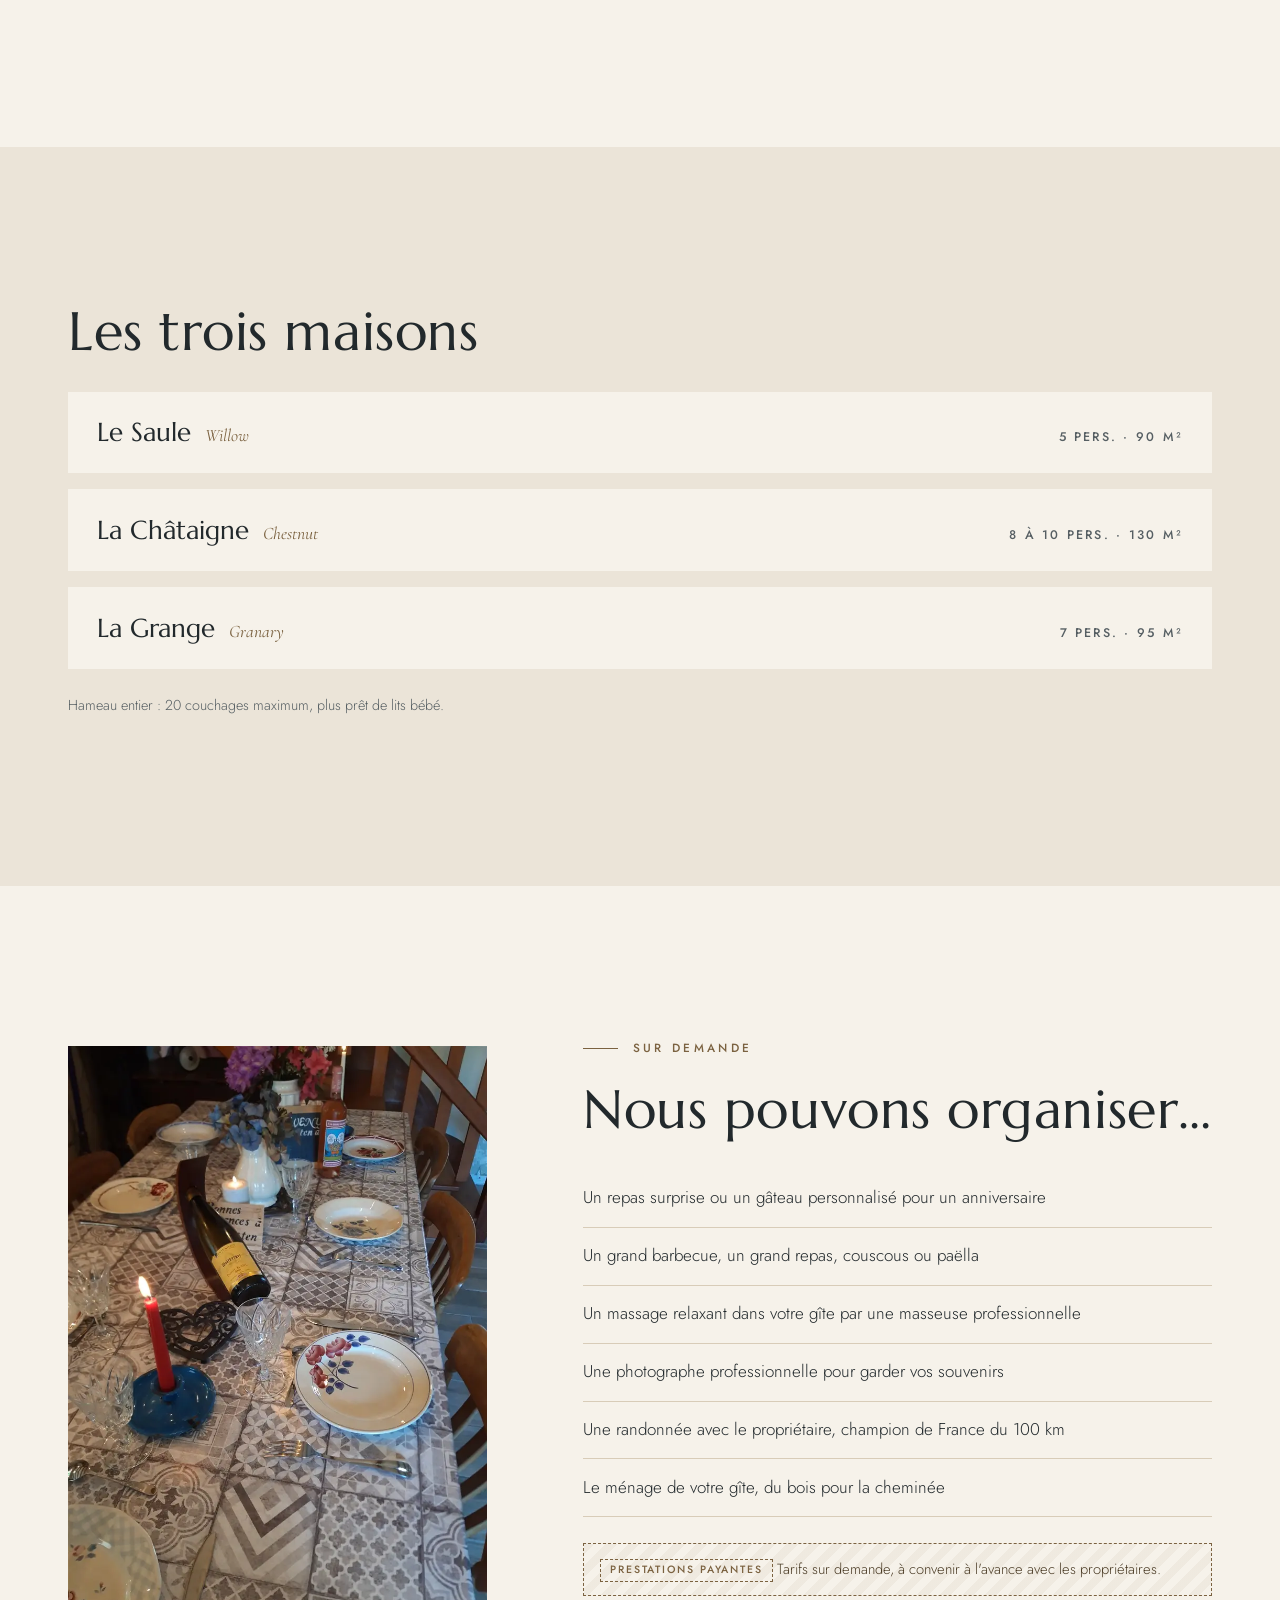
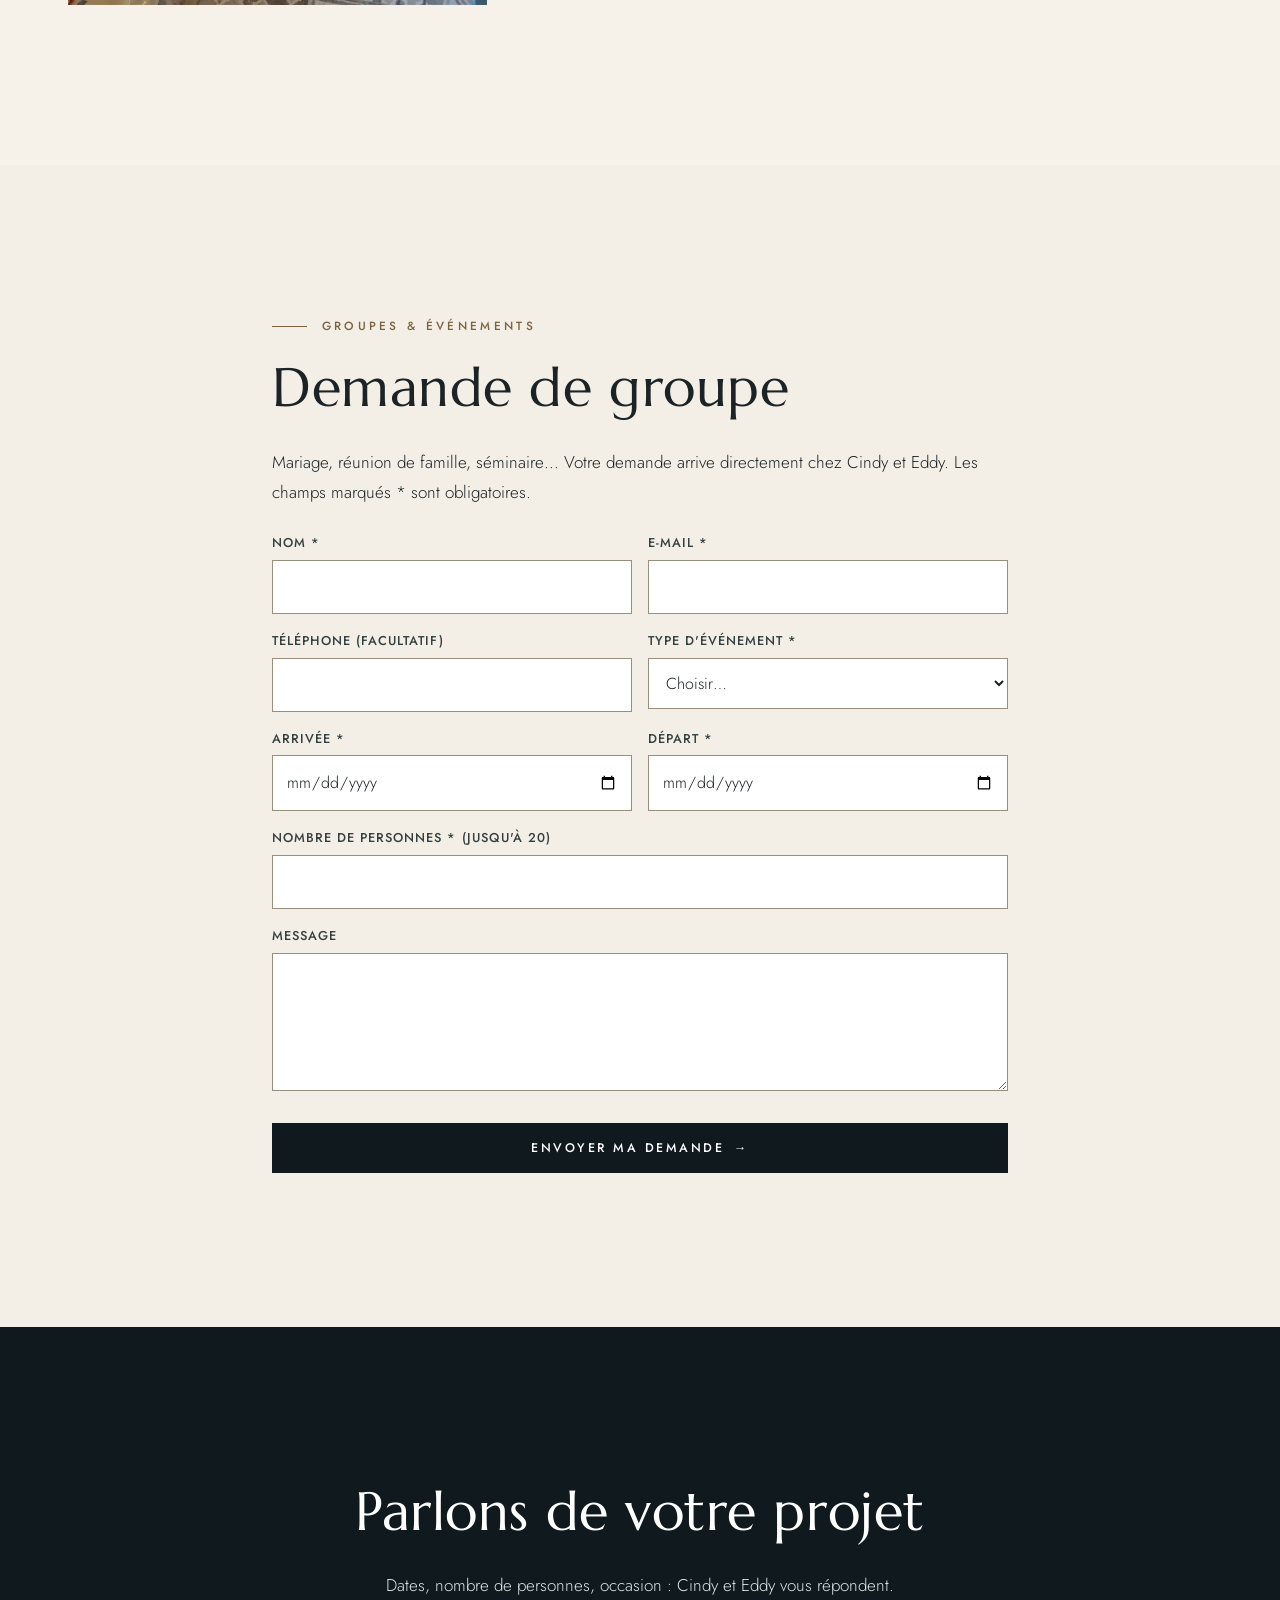
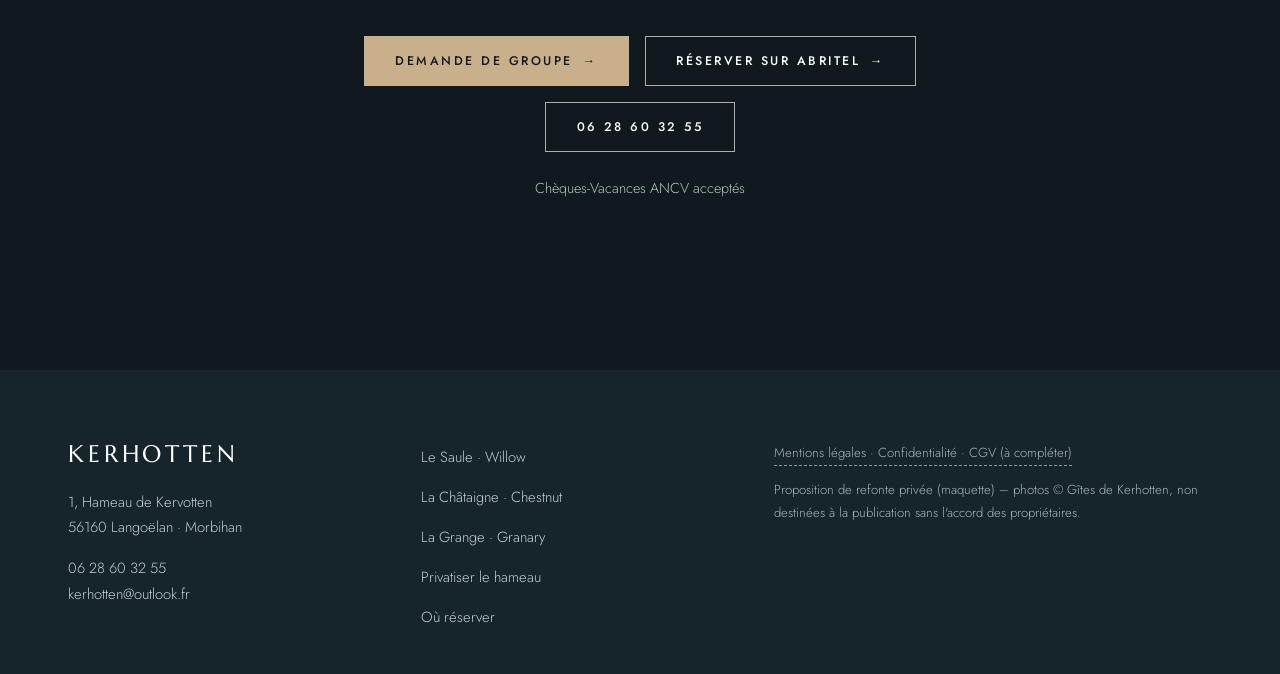
<file: privatisation.html>
<!DOCTYPE html>
<!--
  Private redesign proposal, photos © Gîtes de Kerhotten, not for publication without owners' consent.
  Proposition de refonte – Option B « Prestige » – maquette privée. Photos © Gîtes de Kerhotten,
  ne pas publier sans l'accord écrit des propriétaires. Faits repris uniquement de www.gitesdekerhotten.fr ;
  tarifs = emplacements à compléter ; réservation via les annonces Abritel / Vrbo existantes.
-->
<html lang="fr">
<head>
<meta charset="utf-8">
<meta name="viewport" content="width=device-width, initial-scale=1">
<title data-i18n-doc="k85cc2ba">Privatiser le hameau de Kerhotten – jusqu&#x27;à 20 personnes, Morbihan</title>
<meta name="description" content="Louez les trois maisons du hameau de Kerhotten et sa piscine chauffée pour votre groupe : jusqu&#x27;à 20 couchages, 7 000 m² de jardins face au lac du Dordu. Cousinades, anniversaires, séminaires, réveillons." data-i18n-desc="k13b3b8d">
<!-- Maquette privée : ne pas indexer (à retirer uniquement après accord des propriétaires) -->
<meta name="robots" content="noindex, nofollow">
<link rel="canonical" href="https://www.gitesdekerhotten.fr/privatisation.html">
<meta name="theme-color" content="#101a1e">
<meta property="og:type" content="website">
<meta property="og:locale" content="fr_FR">
<meta property="og:site_name" content="Gîtes de Kerhotten">
<meta property="og:title" content="Privatiser le hameau de Kerhotten – jusqu&#x27;à 20 personnes, Morbihan">
<meta property="og:description" content="Louez les trois maisons du hameau de Kerhotten et sa piscine chauffée pour votre groupe : jusqu&#x27;à 20 couchages, 7 000 m² de jardins face au lac du Dordu. Cousinades, anniversaires, séminaires, réveillons.">
<meta property="og:image" content="assets/img/og.jpg">
<meta name="twitter:card" content="summary_large_image">
<link rel="preload" href="assets/fonts/marcellus-latin-400-normal.woff2" as="font" type="font/woff2" crossorigin>
<link rel="preload" href="assets/fonts/jost-latin-400-normal.woff2" as="font" type="font/woff2" crossorigin>
<link rel="preload" as="image" type="image/webp" imagesrcset="assets/img/hameau-aerien-480.webp 480w, assets/img/hameau-aerien-800.webp 800w, assets/img/hameau-aerien-1262.webp 1262w" imagesizes="100vw" fetchpriority="high">
<link rel="icon" href="data:image/svg+xml,%3Csvg xmlns='http://www.w3.org/2000/svg' viewBox='0 0 32 32'%3E%3Crect width='32' height='32' fill='%23101a1e'/%3E%3Ctext x='16' y='22' font-size='16' text-anchor='middle' fill='%23c9b08a' font-family='Georgia,serif'%3EK%3C/text%3E%3C/svg%3E">
<style>@font-face{font-family:Marcellus;font-weight:400;font-style:normal;font-display:swap;src:url(assets/fonts/marcellus-latin-400-normal.woff2)format("woff2")}@font-face{font-family:Jost;font-weight:300;font-style:normal;font-display:swap;src:url(assets/fonts/jost-latin-300-normal.woff2)format("woff2")}@font-face{font-family:Jost;font-weight:400;font-style:normal;font-display:swap;src:url(assets/fonts/jost-latin-400-normal.woff2)format("woff2")}@font-face{font-family:Jost;font-weight:500;font-style:normal;font-display:swap;src:url(assets/fonts/jost-latin-500-normal.woff2)format("woff2")}@font-face{font-family:"Cormorant Garamond";font-weight:400;font-style:italic;font-display:swap;src:url(assets/fonts/cormorant-garamond-latin-400-italic.woff2)format("woff2")}:root{--ink:#101a1e;--night:#16252b;--slate:#24363d;--ivory:#f6f2ea;--stone:#ebe4d8;--sand:#d8ccb8;--gold:#c9b08a;--gold-d:#7b6240;--text:#22292c;--muted:#565f63;--display:Marcellus,"Times New Roman",serif;--accent:"Cormorant Garamond",Georgia,serif;--sans:Jost,"Helvetica Neue",Arial,sans-serif;--wrap:1240px;--g:clamp(1.25rem,5vw,3rem);--sec:clamp(5rem,12vw,10rem);--e:cubic-bezier(.22,.61,.36,1)}*,::after,::before{box-sizing:border-box}html{-webkit-text-size-adjust:100%;scroll-behavior:smooth;scroll-padding-top:6rem}body{margin:0;background:var(--ivory);color:var(--text);font:300 1.0625rem/1.75 var(--sans);-webkit-font-smoothing:antialiased;overflow-x:clip}img{max-width:100%;height:auto}img,picture{display:block}.card-img picture,.dom-img picture,.p-img picture,.s-hero-img picture,.season-img picture,picture:has(>.cover){height:100%}a{color:inherit}:focus-visible{outline:2px solid var(--gold-d);outline-offset:3px}.ftr :focus-visible,.hdr:not(.solid) :focus-visible,.hero :focus-visible,.hire :focus-visible,.p-hero :focus-visible{outline-color:var(--gold)}h1,h2,h3{font-family:var(--display);font-weight:400;line-height:1.12;margin:0 0 .55em;letter-spacing:.01em}h1 em,h2 em{font-family:var(--accent);font-style:italic;font-weight:400;letter-spacing:0}h2{font-size:clamp(2rem,4.4vw,3.4rem)}h3{font-size:clamp(1.35rem,2vw,1.6rem)}p{margin:0 0 1em}.wrap{max-width:var(--wrap);margin:0 auto;padding:0 var(--g)}.skip,.sr{position:absolute}.sr{top:0;left:0;width:1px;height:1px;margin:-1px;padding:0;border:0;overflow:hidden;clip:rect(0 0 0 0);clip-path:inset(50%);white-space:nowrap}.skip{left:1rem;top:-5rem;z-index:200;background:var(--ink);color:#fff;padding:.7rem 1rem}.skip:focus{top:1rem}.small{font-size:.9rem;color:var(--muted)}.kicker{font:500 .74rem/1.4 var(--sans);letter-spacing:.28em;text-transform:uppercase;color:var(--gold);margin-bottom:1.4rem;display:flex;align-items:center;gap:.9rem}.kicker::before{content:"";width:2.2rem;height:1px;background:currentColor;flex:none}.kicker-dark{color:var(--gold-d)}.lead{font-size:1.15rem;color:var(--muted);max-width:40rem}.sec{padding:var(--sec)0}.sec-head{max-width:46rem;margin-bottom:clamp(3rem,6vw,5rem)}.btn{display:inline-flex;align-items:center;justify-content:center;gap:.6rem;min-height:50px;padding:.9rem 1.9rem;font:500 .78rem/1.2 var(--sans);letter-spacing:.2em;text-transform:uppercase;text-decoration:none;border:1px solid transparent;cursor:pointer;transition:background-color .4s var(--e),color .4s var(--e),border-color .4s var(--e)}.btn-gold{background:var(--gold);color:var(--ink)}.btn-gold:hover{background:#dcc6a1}.btn-dark{background:var(--ink);color:var(--ivory)}.btn-dark:hover{background:var(--slate)}.btn-line{border-color:rgba(255,255,255,.65);color:#fff}.btn-line:hover{background:rgba(255,255,255,.1)}.btn-line-dark{border-color:var(--ink);color:var(--ink)}.btn-line-dark:hover{background:var(--ink);color:var(--ivory)}.btn-block{width:100%}.btn::after{content:"→";transition:transform .4s var(--e)}.btn:hover::after{transform:translateX(4px)}.btn[href^=mailto]::after,.btn[href^=tel]::after,.hdr-cta::after{content:none}.mock-strip{margin:0;background:var(--ink);color:var(--gold);text-align:center;font:500 .68rem/1.3 var(--sans);letter-spacing:.2em;text-transform:uppercase;padding:.5rem 1rem;position:relative;z-index:60;border-bottom:1px solid rgba(201,176,138,.25)}.hdr{position:sticky;top:0;z-index:50;background:var(--ivory);border-bottom:1px solid rgba(16,26,30,.08);transition:background-color .5s var(--e),border-color .5s}.hire-page .hdr,.home .hdr{position:fixed;left:0;right:0;top:auto;background:0 0;border-color:transparent;color:#fff}.hire-page .hdr.solid,.home .hdr.solid{position:fixed;top:0;background:rgba(16,26,30,.94);border-color:rgba(201,176,138,.2);-webkit-backdrop-filter:blur(8px);backdrop-filter:blur(8px)}.brand,.hdr-in{display:flex;align-items:center}.hdr-in{gap:1.2rem;min-height:76px;max-width:1440px;margin:0 auto;padding:0 var(--g)}.brand{gap:.8rem;text-decoration:none;margin-right:auto}.brand-k{width:40px;height:40px;display:grid;place-items:center;border:1px solid currentColor;font:400 1.2rem/1 var(--display);color:var(--gold-d)}.facts strong,.hero h1 em,.hire-page .brand-k,.home .brand-k,.p-hero h1 em{color:var(--gold)}.brand-t{display:flex;flex-direction:column;font:400 1.3rem/1 var(--display);letter-spacing:.14em}.brand-t,.brand-t small,.nav a{text-transform:uppercase}.brand-t small{font:400 .64rem/1 var(--sans);letter-spacing:.22em;margin-top:.35rem;opacity:.85}.nav ul{gap:1.8rem;list-style:none;margin:0;padding:0}.nav a{text-decoration:none;font:400 .78rem/1 var(--sans);letter-spacing:.16em;padding:.6rem 0;background:linear-gradient(var(--gold),var(--gold))0 100%/0 1px no-repeat;transition:background-size .5s var(--e)}.nav a:hover,.nav a[aria-current],.s-link:hover .more{background-size:100% 1px}.hdr-act{align-items:center;gap:.8rem}.hdr-act,.lang,.nav ul{display:flex}.lang button,.quote footer{font:500 .72rem/1 var(--sans)}.lang button{background:0 0;letter-spacing:.12em;min-width:36px;min-height:40px;opacity:.75;border-bottom:1px solid transparent}.lang button[aria-pressed=true]{opacity:1;border-bottom-color:var(--gold)}.hdr-cta{min-height:42px;padding:.6rem 1.2rem}.burger,.lang button{border:0;color:inherit;cursor:pointer}.burger{display:none;width:44px;height:44px;position:relative}.burger i,.burger i::after,.burger i::before{position:absolute;width:22px;height:1px;background:currentColor;transition:transform .4s var(--e),opacity .3s}.burger i{left:11px;top:22px}.burger i::after,.burger i::before{content:"";left:0}.burger i::before{top:-7px}.burger i::after{top:7px}.burger,.burger[aria-expanded=true] i{background:0 0}.burger[aria-expanded=true] i::before{transform:translateY(7px) rotate(45deg)}.burger[aria-expanded=true] i::after{transform:translateY(-7px) rotate(-45deg)}@media (max-width:1099px){.burger,.nav a,.nav.open{display:block}.hdr-cta,.nav{display:none}.nav{position:absolute;left:0;right:0;top:100%;background:var(--ink);color:var(--ivory);border-top:1px solid rgba(201,176,138,.2)}.nav ul{flex-direction:column;gap:0;padding:.5rem var(--g) 1.5rem}.nav a{padding:1rem 0;font-size:.85rem;border-bottom:1px solid rgba(255,255,255,.08);background:0 0}}@media (max-width:420px){.brand-t small{display:none}.lang button{min-width:32px}.hdr-in{gap:.6rem}.hdr-act{gap:.3rem}}@media (max-width:360px){.brand{gap:.5rem}.brand-k{width:34px;height:34px}.brand-t{font-size:1.05rem;letter-spacing:.08em}.lang button{min-width:30px}}.hero{position:relative;height:100vh;height:100svh;min-height:560px;display:flex;align-items:flex-end;color:#fff;overflow:hidden;background:var(--ink)}.hero-media{position:absolute;inset:0;overflow:hidden}.hero-img,.hero-media picture{width:100%;height:100%}.hero-img{object-fit:cover;transform-origin:55% 45%}.hero-veil{position:absolute;inset:0;background:linear-gradient(90deg,rgba(10,18,21,.45)0,rgba(10,18,21,0) 65%),linear-gradient(180deg,rgba(10,18,21,.55)0,rgba(10,18,21,.15) 25%,rgba(10,18,21,.35) 45%,rgba(10,18,21,.88) 100%)}.hero-txt{position:relative;width:100%;max-width:var(--wrap);margin:0 auto;padding:0 var(--g) clamp(5rem,12vh,8rem)}.hero h1,.p-hero h1{font-size:clamp(2.6rem,7.2vw,6rem);max-width:15ch;margin-bottom:.4em;text-shadow:0 2px 30px rgba(0,0,0,.3)}.hero-sub{font-size:clamp(1.05rem,1.5vw,1.25rem);max-width:36rem;color:rgba(255,255,255,.9)}.hero-cta{display:flex;flex-wrap:wrap;gap:1rem;margin-top:2.2rem}.hero-cta.center{justify-content:center}.scroll-cue{position:absolute;right:var(--g);bottom:2.2rem;writing-mode:vertical-rl;font:400 .68rem/1 var(--sans);letter-spacing:.3em;text-transform:uppercase;text-decoration:none;color:rgba(255,255,255,.85);padding-bottom:4.5rem}.scroll-cue::after{content:"";position:absolute;left:50%;bottom:0;width:1px;height:3.5rem;background:linear-gradient(var(--gold),transparent)}@media (max-width:700px){.scroll-cue{display:none}}.story-grid{display:grid;gap:3rem}.quote{margin:2.5rem 0 0;padding:0 0 0 1.6rem;border-left:1px solid var(--gold-d)}.quote p{font:italic 400 clamp(1.5rem,2.4vw,2rem)/1.35 var(--accent);color:var(--slate);margin-bottom:.6rem}.quote footer{letter-spacing:.24em;text-transform:uppercase;color:var(--gold-d)}.story-body>p{font-size:1.15rem}.timeline{list-style:none;margin:2.5rem 0 0;padding:0;border-top:1px solid var(--sand)}.timeline li{display:grid;grid-template-columns:9.5rem 1fr;gap:1.5rem;padding:1.4rem 0;border-bottom:1px solid var(--sand);align-items:baseline}.timeline p{margin:0}.tl-y{font:400 1.45rem/1.2 var(--display);color:var(--gold-d)}@media (max-width:560px){.timeline li{grid-template-columns:1fr;gap:.3rem}}@media (min-width:960px){.story-grid{grid-template-columns:5fr 6fr;gap:6rem;align-items:start}.story-lead{position:sticky;top:8rem}}.suites{background:var(--stone)}.suite-cards{list-style:none;margin:0;padding:0;display:grid;gap:2.5rem}.s-link{display:block;text-decoration:none;color:inherit;height:100%;background:var(--ivory)}.s-img{aspect-ratio:4/5;overflow:hidden}.cover,.s-img picture{width:100%;height:100%;object-fit:cover}.s-img img,.season-img img{transition:transform 1.4s var(--e)}.s-link:hover .s-img img,.season:hover .season-img img{transform:scale(1.05)}.s-txt{padding:1.8rem 1.8rem 2.2rem}.s-en{font:italic 400 1.15rem/1 var(--accent);color:var(--gold-d);margin-bottom:.5rem}.s-txt h3{font-size:clamp(1.8rem,2.6vw,2.2rem);margin-bottom:.3em}.more,.s-spec{letter-spacing:.2em;text-transform:uppercase}.s-spec{font:500 .75rem/1.3 var(--sans);color:var(--muted)}.more{display:inline-block;margin-top:.4rem;font:500 .74rem/1 var(--sans);padding-bottom:.4rem;background:linear-gradient(var(--gold-d),var(--gold-d))0 100%/30% 1px no-repeat;transition:background-size .6s var(--e)}@media (min-width:900px){.suite-cards{grid-template-columns:repeat(3,1fr);gap:2rem}.s-card:nth-child(2){margin-top:4rem}}.domaine{background:var(--ink);color:#dfe5e6}.domaine h2,.hire h2,.hire-cta h2{color:#fff}.dom-grid{display:grid;gap:3rem;align-items:center}.dom-img{aspect-ratio:4/5;overflow:hidden}.facts{list-style:none;padding:0;margin:2.2rem 0 0;display:grid;gap:0}.facts li{display:grid;grid-template-columns:8.5rem 1fr;gap:1.2rem;padding:1.1rem 0;border-top:1px solid rgba(201,176,138,.22)}.facts strong{font:400 1.2rem/1.3 var(--display)}.facts span{font-size:.98rem}@media (max-width:560px){.facts li{grid-template-columns:1fr;gap:.2rem}}@media (min-width:960px){.dom-grid{grid-template-columns:6fr 5fr;gap:6rem}.dom-img{aspect-ratio:auto;height:44rem}}.seasons{list-style:none;margin:0;padding:0;display:grid;gap:3rem 2rem}.season-img{aspect-ratio:4/3;overflow:hidden;margin-bottom:1.4rem}@media (min-width:700px){.season-img{aspect-ratio:3/4}}.season-n{font:500 .72rem/1 var(--sans);letter-spacing:.26em;text-transform:uppercase;color:var(--gold-d);margin-bottom:.7rem}.season p:last-child{font-size:.98rem;color:var(--muted)}@media (min-width:700px){.seasons{grid-template-columns:1fr 1fr}}@media (min-width:1100px){.seasons{grid-template-columns:repeat(4,1fr)}.season:nth-child(even){margin-top:3.5rem}}.hire{position:relative;color:#fff;overflow:hidden;background:var(--ink);padding:clamp(7rem,16vw,12rem)0}.hire-bg,.hire-bg::after{position:absolute;inset:0}.dom-img picture,.g-item picture,.hire-bg picture,.p-hero-img picture{height:100%}.hire-bg::after{content:"";background:rgba(10,18,21,.62)}.hire-in{position:relative;max-width:52rem;text-align:center}.hire-in .kicker{justify-content:center}.hire p{font-size:1.15rem;color:rgba(255,255,255,.9);margin-bottom:2rem}.bt-grid{display:grid;gap:2rem;align-items:end;border-top:1px solid var(--sand);border-bottom:1px solid var(--sand);padding:clamp(2.5rem,6vw,4rem)0}.bt-act .small{margin:1rem 0 0}@media (min-width:900px){.bt-grid{grid-template-columns:2fr 1fr;gap:5rem}}.demo-tag,.ph-tag{display:inline-block;font:500 .66rem/1 var(--sans);letter-spacing:.18em;text-transform:uppercase;color:var(--gold-d);border:1px dashed var(--gold-d);padding:.35rem .55rem;vertical-align:middle}.closing{text-align:center;padding-top:0}.closing-in{max-width:46rem}.lay h3,.sign{color:var(--gold-d)}.sign{font:italic 400 2rem/1 var(--accent)}.contact-line{list-style:none;padding:0;margin:2rem 0 1.5rem;display:flex;flex-wrap:wrap;justify-content:center;gap:.6rem 2.2rem;font-size:1.05rem}.contact-line a{border-bottom:1px solid var(--gold-d)}.hire-cta{background:var(--ink);color:#dfe5e6;text-align:center}.hire-cta .small{color:#b8c3c6;margin-top:1.5rem}.ftr{background:var(--night);color:#c3cdd0;padding:4.5rem 0 2.5rem;font-size:.92rem}.contact-line a,.ftr a{text-decoration:none}.ftr a:hover{color:var(--gold)}.ftr-grid{display:grid;gap:2.5rem}.ftr-brand,.specs dt{text-transform:uppercase}.ftr-brand{font:400 1.5rem/1 var(--display);letter-spacing:.16em;color:#fff}.ftr-links{list-style:none;padding:0;margin:0;display:grid;gap:.5rem}.ftr-links a{display:inline-block;padding:.2rem 0}.ftr-legal{font-size:.82rem;color:#aab6ba}.ph-inline{border-bottom:1px dashed #8d999d;display:inline-block}@media (min-width:900px){.ftr-grid{grid-template-columns:1fr 1fr 1.4fr}}.crumbs{padding-top:1.4rem;padding-bottom:1.4rem;font-size:.82rem;letter-spacing:.06em;color:var(--muted)}.crumbs a{text-decoration:none;border-bottom:1px solid var(--sand)}.s-hero{display:grid;gap:2.5rem;padding-bottom:var(--sec)}.s-hero-img{aspect-ratio:4/3;overflow:hidden;background:var(--stone)}.s-hero h1{font-size:clamp(2.8rem,6vw,5rem);margin-bottom:.3em}.specs{display:grid;grid-template-columns:repeat(3,1fr);margin:2rem 0;border-top:1px solid var(--sand);border-bottom:1px solid var(--sand)}.specs div{padding:1rem .8rem 1rem 0}.specs div+div{padding-left:.9rem;border-left:1px solid var(--sand)}.specs dt{font:500 .66rem/1.3 var(--sans);letter-spacing:.2em;color:var(--muted)}.specs dd{margin:.3rem 0 0;font:400 1.08rem/1.3 var(--display)}.ph-box{font-size:.92rem;background:repeating-linear-gradient(-45deg,transparent 0 8px,rgba(123,98,64,.06) 8px 16px);border:1px dashed var(--gold-d);padding:.8rem 1rem;color:#4b3c26}.s-cta{margin-top:1.8rem}@media (min-width:960px){.s-hero{grid-template-columns:7fr 5fr;gap:4.5rem;align-items:center}.s-hero-img{aspect-ratio:auto;height:min(78vh,720px)}}@media (max-width:420px){.specs{grid-template-columns:1fr}.specs div+div{padding-left:0;border-left:0;border-top:1px solid var(--sand)}}.layout-sec{background:var(--stone)}.lay-grid{display:grid;gap:1px;background:var(--sand);border:1px solid var(--sand)}.lay{background:var(--ivory);padding:2rem}.lay h3{font-size:1.3rem}.lay p{margin:0}@media (min-width:900px){.lay-grid{grid-template-columns:repeat(3,1fr)}}.gallery{list-style:none;margin:2rem 0 0;padding:0;display:grid;grid-template-columns:repeat(2,1fr);gap:.75rem}.g-item{display:block;width:100%;padding:0;border:0;background:var(--stone);cursor:zoom-in;position:relative;overflow:hidden;aspect-ratio:4/3;color:#fff;text-align:left;font:inherit}.g-item img{width:100%;height:100%;object-fit:cover;transition:transform 1.2s var(--e),opacity .4s}.g-item:focus-visible img,.g-item:hover img{transform:scale(1.05)}.g-cap{position:absolute;left:0;right:0;bottom:0;padding:2rem .9rem .7rem;font-size:.85rem;line-height:1.35;background:linear-gradient(transparent,rgba(10,18,21,.82));opacity:0;transform:translateY(6px);transition:opacity .4s,transform .4s var(--e)}.g-item:focus-visible .g-cap,.g-item:hover .g-cap{opacity:1;transform:none}@media (hover:none){.g-cap{opacity:1;transform:none}}@media (min-width:760px){.gallery{grid-template-columns:repeat(3,1fr);gap:1rem}.gallery li:first-child{grid-column:span 2;grid-row:span 2;position:relative}.gallery li:first-child .g-item{position:absolute;inset:0;aspect-ratio:auto;height:auto}}.others{background:var(--ink);color:#fff;padding:clamp(4rem,8vw,6rem)0}.others h2{font-size:clamp(1.6rem,3vw,2.2rem)}.others-list{list-style:none;margin:0;padding:0;display:grid;gap:1px;background:rgba(201,176,138,.25)}.others-list a{display:flex;flex-direction:column;gap:.3rem;padding:1.6rem;background:var(--ink);text-decoration:none;transition:background-color .4s}.others-list a:hover{background:var(--slate)}.o-en{font:italic 400 1.1rem/1 var(--accent);color:var(--gold)}.o-fr{font:400 1.5rem/1.2 var(--display)}@media (min-width:760px){.others-list{grid-template-columns:repeat(3,1fr)}}.lb{padding:0;border:0;background:0 0;max-width:100vw;max-height:100vh;width:100vw;height:100vh;margin:0;color:#fff}.lb::backdrop{background:rgba(8,14,17,.94)}.lb-in{position:relative;width:100%;height:100%;display:grid;place-items:center;padding:4.5rem 4rem}.lb-fig{margin:0;display:flex;flex-direction:column;align-items:center;gap:1rem;max-width:100%;max-height:100%}.lb-fig img{max-width:min(1280px,100%);max-height:calc(100vh - 11rem);width:auto;height:auto;object-fit:contain}.lb-fig figcaption{font-size:.95rem;text-align:center;color:#e5e9ea}.lb-count{color:var(--gold);margin-left:.6rem;font-size:.82rem;letter-spacing:.12em}.lb-btn{position:absolute;width:52px;height:52px;border:1px solid rgba(255,255,255,.35);background:rgba(16,26,30,.6);color:#fff;font:300 2rem/1 var(--sans);cursor:pointer;display:grid;place-items:center;transition:background-color .3s,border-color .3s}.lb-btn:hover{background:var(--slate);border-color:var(--gold)}.lb-next,.lb-prev{top:50%;transform:translateY(-50%)}.lb-prev{left:1rem}.lb-next{right:1rem}.lb-close{right:1rem;top:1rem}@media (max-width:600px){.lb-in{padding:4.5rem .5rem 6rem}.lb-next,.lb-prev{top:auto;bottom:1rem;transform:none}.lb-prev{left:calc(50% - 60px)}.lb-next{right:calc(50% - 60px)}}.lb-open body,.p-hero{overflow:hidden}.p-hero{position:relative;min-height:88vh;min-height:88svh;display:flex;align-items:flex-end;color:#fff;background:var(--ink)}.p-hero-img{position:absolute;inset:0}.p-hero-txt{position:relative;width:100%;padding-bottom:clamp(4rem,10vh,7rem)}.facts-band{background:var(--ink);color:#dfe5e6;border-top:1px solid rgba(201,176,138,.22)}.fb{list-style:none;margin:0 auto;display:grid;grid-template-columns:1fr 1fr;gap:1.6rem 1rem;padding-top:2.2rem;padding-bottom:2.2rem}.fb li{display:flex;flex-direction:column}.fb strong{font:400 clamp(1.6rem,3vw,2.3rem)/1.1 var(--display);color:var(--gold)}.fb span{font-size:.85rem;letter-spacing:.06em}@media (min-width:800px){.fb{grid-template-columns:repeat(4,1fr)}}.occ-grid{display:grid;gap:2.5rem}.occ{list-style:none;margin:0;padding:0;border-top:1px solid var(--sand)}.occ li,.serv li{border-bottom:1px solid var(--sand)}.occ li{padding:1.05rem 0 1.05rem 2rem;position:relative}.occ li::before{content:"";position:absolute;left:0;top:1.75rem;width:1rem;height:1px;background:var(--gold-d)}@media (min-width:960px){.occ-grid{grid-template-columns:5fr 6fr;gap:6rem}}.cal-month button.free:hover,.compo{background:var(--stone)}.compo-list{list-style:none;padding:0;margin:0 0 1.5rem;display:grid;gap:1rem}.compo-list a{display:flex;flex-wrap:wrap;justify-content:space-between;align-items:baseline;gap:.5rem 2rem;padding:1.6rem 1.8rem;background:var(--ivory);text-decoration:none;transition:background-color .4s}.compo-list a:hover{background:#fff}.c-name{font:400 1.6rem/1.2 var(--display)}.c-name small{font:italic 400 1.1rem var(--accent);color:var(--gold-d);margin-left:.4rem}.c-spec,.demo-banner strong{font:500 .78rem/1.3 var(--sans);letter-spacing:.18em;text-transform:uppercase;color:var(--muted)}.serv-grid{display:grid;gap:3rem;align-items:center}.serv-img{aspect-ratio:3/4;overflow:hidden}.serv{list-style:none;padding:0;margin:0 0 1.6rem}.serv li{padding:.85rem 0}@media (min-width:960px){.serv-grid{grid-template-columns:4fr 6fr;gap:6rem}}.book-head{max-width:52rem;margin-bottom:2.5rem}.book-head h1{font-size:clamp(2.4rem,5vw,4rem)}.demo-banner{display:flex;flex-wrap:wrap;gap:.4rem 1rem;align-items:baseline;border:1px dashed var(--gold-d);background:rgba(201,176,138,.12);padding:1rem 1.2rem;font-size:.95rem;margin:1.5rem 0 2rem}.demo-banner strong{font:500 .72rem/1 var(--sans);letter-spacing:.22em;color:var(--gold-d)}.steps{list-style:none;margin:0;padding:0;display:grid;grid-template-columns:repeat(4,minmax(0,1fr));gap:.5rem;font-size:.78rem;letter-spacing:.06em;color:var(--muted)}.steps li{border-top:2px solid var(--sand);padding-top:.6rem;display:flex;flex-direction:column;gap:.15rem;min-width:0;overflow-wrap:anywhere}@media (max-width:420px){.steps{font-size:.68rem;letter-spacing:.02em}}.steps li span{font:400 1rem/1 var(--display)}.steps li.on{color:var(--text)}.book-grid{display:grid;gap:2.5rem}@media (min-width:1000px){.book-grid{grid-template-columns:1fr 380px;gap:3.5rem;align-items:start}.summary{position:sticky;top:7rem}}.suite-pick{border:0;padding:0;margin:0 0 2rem;display:grid;gap:.6rem;min-width:0}.suite-pick legend{font:400 1.3rem/1.2 var(--display);margin-bottom:1rem;padding:0}.sp{display:flex;align-items:center;gap:.9rem;padding:.9rem 1.1rem;border:1px solid var(--sand);background:#fff;cursor:pointer;transition:border-color .3s}.sp:hover,.steps li.on{border-color:var(--gold-d)}.sp:has(input:checked){border-color:var(--ink);box-shadow:inset 3px 0 0 var(--gold-d)}.sp input{accent-color:var(--ink);width:18px;height:18px;flex:none}.sp b{font:400 1.1rem var(--display)}.sp small{display:block;font-size:.82rem;color:var(--muted)}@media (min-width:640px){.suite-pick{grid-template-columns:1fr 1fr}.suite-pick legend{grid-column:1/-1}}.cal-wrap{background:#fff;border:1px solid var(--sand);padding:clamp(1rem,3vw,1.8rem)}.cal-bar{display:flex;align-items:center;justify-content:space-between;gap:1rem;margin-bottom:1rem}.cal-hint{margin:0;font-size:.95rem;text-align:center}.cal-nav{width:44px;height:44px;border:1px solid var(--sand);background:0 0;font-size:1.4rem;cursor:pointer;flex:none;color:var(--ink)}.cal-nav:disabled{opacity:.35;cursor:default}.cal-months{display:grid;gap:2rem}@media (min-width:700px){.cal-months{grid-template-columns:1fr 1fr}}.cal-month h2{font-size:1.15rem;text-transform:capitalize;text-align:center;margin-bottom:.8rem}.cal-month table{width:100%;border-collapse:collapse;table-layout:fixed}.cal-month th{font:500 .7rem/1 var(--sans);color:var(--muted);padding:.4rem 0;text-transform:uppercase}.cal-month td{padding:2px}.cal-month button{width:100%;aspect-ratio:1;min-height:36px;border:0;background:0 0;font:400 .92rem/1 var(--sans);color:var(--text);cursor:pointer;transition:background-color .2s}.cal-month button.booked{color:#8a7f73;background:repeating-linear-gradient(-45deg,#f1ebe1 0 4px,#e4dbcd 4px 8px);text-decoration:line-through;cursor:not-allowed}.cal-month button.past{color:#9aa1a4;cursor:default}.cal-month button.range{background:var(--stone)}.cal-month button.sel{background:var(--ink);color:#fff}.legend{list-style:none;padding:0;margin:1.2rem 0 0;display:flex;flex-wrap:wrap;gap:.5rem 1.5rem;font-size:.82rem;color:var(--muted)}.legend li{display:flex;align-items:center;gap:.5rem}.legend i{width:16px;height:16px;border:1px solid var(--sand)}.lg-free{background:#fff}.lg-booked{background:repeating-linear-gradient(-45deg,#f1ebe1 0 3px,#e4dbcd 3px 6px)}.lg-sel,.summary{background:var(--ink)}.summary{color:#e3e8e9;padding:2rem}.summary h2{font-size:1.6rem;color:#fff}.guests{display:grid;gap:.8rem;margin-bottom:1.5rem}.stepper,.stepper>div{display:flex;align-items:center}.stepper{justify-content:space-between}.stepper>div{gap:.6rem}.stepper button{width:40px;height:40px;border:1px solid rgba(201,176,138,.5);background:0 0;color:#fff;font-size:1.1rem;cursor:pointer}.stepper button:hover,.summary .ph-tag{border-color:var(--gold)}.stepper output{min-width:1.6rem;text-align:center;font:400 1.15rem var(--display)}.sum-list{margin:0 0 1.2rem;border-top:1px solid rgba(201,176,138,.25)}.sum-list div{display:flex;justify-content:space-between;gap:1rem;padding:.7rem 0;border-bottom:1px solid rgba(201,176,138,.15);font-size:.92rem}.sum-list dt{color:#b3bfc2}.sum-list dd{margin:0;text-align:right;color:#fff}.summary .ph-tag{color:var(--gold)}.summary .btn-dark{background:var(--gold);color:var(--ink)}.summary .btn-dark:hover{background:#dcc6a1}.form-msg{color:#f2c6b6;font-size:.9rem;margin:0}.form-msg:not(:empty){margin-bottom:1rem}.pay{margin-top:1.6rem;padding-top:1.4rem;border-top:1px solid rgba(201,176,138,.3)}.pay:focus{outline:0}.pay-title{font:400 1.1rem var(--display);color:#fff}.pay-slot{border:1px dashed var(--gold);padding:1rem;font-size:.9rem;background:repeating-linear-gradient(-45deg,transparent 0 8px,rgba(201,176,138,.07) 8px 16px)}.pay-slot p:last-child{margin:0}.pay-note{font-size:.9rem;color:var(--gold);margin:1rem 0}.pay .btn-line-dark{border-color:rgba(255,255,255,.5);color:#fff}.pay .btn-line-dark:hover{background:rgba(255,255,255,.1)}.pay .small{color:#b3bfc2;margin-top:.8rem}@media (prefers-reduced-motion:no-preference){.hero-img{animation:kb 28s ease-in-out infinite alternate}@keyframes kb{0%{transform:scale(1)}to{transform:scale(1.14) translate(-1.5%,-1%)}}.hero-txt>*{animation:up 1.4s var(--e) both}.hero-txt>:nth-child(2){animation-delay:.12s}.hero-txt>:nth-child(3){animation-delay:.24s}.hero-txt>:nth-child(4){animation-delay:.36s}@keyframes up{0%{opacity:0;transform:translateY(22px)}to{opacity:1;transform:none}}@supports (animation-timeline:view()){.rv{animation:rv linear both;animation-timeline:view();animation-range:entry 5%entry 40%}@keyframes rv{0%{opacity:0;transform:translateY(32px)}to{opacity:1;transform:none}}}}@media (prefers-reduced-motion:reduce){html{scroll-behavior:auto}*,::after,::before{animation:none!important;transition-duration:.01ms!important}}.g-item[data-full*=-plan] img{object-fit:contain;background:#fff}.book-links,.s-cta{display:flex;flex-wrap:wrap;gap:.7rem}.where-list{list-style:none;padding:0;margin:2rem 0;display:grid;gap:1.2rem;grid-template-columns:repeat(auto-fit,minmax(250px,1fr))}.where-card{border:1px solid rgba(201,176,138,.45);padding:1.4rem}.where-card h2{font-size:1.7rem;margin:0 0 1rem}.where-card h2 small{display:block;font-size:.95rem;opacity:.75;margin-top:.3rem}.group-sec{background:#f4efe6;color:#1b2326}.gf-wrap{max-width:52rem}.gf,.gf-row{display:grid;gap:1rem}.gf{margin-top:1.5rem}.gf-row{grid-template-columns:1fr 1fr}@media (max-width:560px){.gf-row{grid-template-columns:1fr}}.gf-field{display:flex;flex-direction:column;gap:.35rem;min-width:0}.gf-field label{font-size:.8rem;letter-spacing:.08em;text-transform:uppercase;font-weight:500;color:#33403f}.gf-field input,.gf-field select,.gf-field textarea{font:inherit;font-size:1rem;color:#1b2326;background:#fff;border:1px solid #9a8f7d;padding:.75rem .8rem;min-height:48px;width:100%;border-radius:0}.gf-field :focus-visible{outline:3px solid #7b6240;outline-offset:2px}.gf-err,.gf-ok{color:#9b2c1f;margin:0}.gf-ok{background:#e6f0ea;border:1px solid #6d9a7c;color:#1d4a2c;padding:1rem}.group-sec .btn-dark{background:#101a1e;color:#fff}</style>
<script>document.documentElement.classList.add('js')</script>
<script src="assets/js/site.min.js" defer></script>
</head>
<body class="hire-page">
<a class="skip" href="#main"><span data-i18n="kb6ce5fa">Aller au contenu</span></a>
<p class="mock-strip"><span data-i18n="kf66d534">Proposition de refonte – Option B Prestige – maquette</span></p>
<header class="hdr" id="hdr">
  <div class="hdr-in">
    <a class="brand" href="index.html"><span class="brand-k" aria-hidden="true">K</span><span class="brand-t">Kerhotten<small><span data-i18n="k88d743f">Hameau de 1697 · Morbihan</span></small></span></a>
    <nav class="nav" id="nav" aria-label="Navigation principale" data-i18n-aria-label="kb05a0cd">
      <ul>
<li><a href="index.html#histoire"><span data-i18n="k819b269">Histoire</span></a></li>
<li><a href="index.html#suites"><span data-i18n="k9edbec7">Les suites</span></a></li>
<li><a href="index.html#domaine"><span data-i18n="k54e262f">Le domaine</span></a></li>
<li><a href="index.html#experiences"><span data-i18n="k812bb7f">Expériences</span></a></li>
<li><a href="privatisation.html" aria-current="page"><span data-i18n="ka197ff5">Privatisation</span></a></li>
      </ul>
    </nav>
    <div class="hdr-act">
      <div class="lang" role="group" aria-label="Langue · Language · Sprache">
        <button type="button" data-lang="fr" aria-pressed="true" lang="fr">FR</button><button type="button" data-lang="en" aria-pressed="false" lang="en">EN</button><button type="button" data-lang="de" aria-pressed="false" lang="de">DE</button>
      </div>
      <a class="btn btn-gold hdr-cta" href="reserver.html"><span data-i18n="k66136f4">Réserver</span></a>
      <button type="button" class="burger" aria-expanded="false" aria-controls="nav"><span class="sr"><span data-i18n="kb615412">Menu</span></span><i aria-hidden="true"></i></button>
    </div>
  </div>
</header>
<main id="main">
<section class="p-hero" aria-labelledby="h1">
  <div class="p-hero-img"><picture><source type="image/webp" srcset="assets/img/hameau-aerien-480.webp 480w, assets/img/hameau-aerien-800.webp 800w, assets/img/hameau-aerien-1262.webp 1262w" sizes="100vw"><img class="cover" src="assets/img/hameau-aerien-800.jpg" width="800" height="713" alt="Vue aérienne du hameau de Kerhotten, de ses trois maisons et de la piscine" data-i18n-alt="k507ce21" fetchpriority="high"></picture></div>
  <div class="hero-veil" aria-hidden="true"></div>
  <div class="wrap p-hero-txt">
    <p class="kicker"><span data-i18n="k1631b10">Privatisation · Groupes & événements</span></p>
    <h1 id="h1"><span data-i18n="k44a54e3">Le hameau entier, <em>rien que pour vous</em></span></h1>
    <p class="hero-sub"><span data-i18n="kd565e1f">Les trois maisons et la piscine commune réservées à votre groupe : jusqu'à 20 couchages, plus prêt de lits bébé.</span></p>
  </div>
</section>

<section class="facts-band" aria-label="Kerhotten">
  <ul class="wrap fb">
    <li><strong>3</strong><span><span data-i18n="k5ed0488">maisons individuelles</span></span></li>
    <li><strong>20</strong><span><span data-i18n="kd446c3b">couchages maximum</span></span></li>
    <li><strong>10 × 6 m</strong><span><span data-i18n="k7c4b238">piscine chauffée et sécurisée</span></span></li>
    <li><strong>7 000 m²</strong><span><span data-i18n="kecad182">de jardins face au lac</span></span></li>
  </ul>
</section>

<section class="sec" aria-labelledby="h-occ">
  <div class="wrap occ-grid">
    <div class="rv">
      <p class="kicker kicker-dark"><span data-i18n="kfbf6b42">Pour quelles occasions</span></p>
      <h2 id="h-occ"><span data-i18n="k0428599">Se retrouver, <em>célébrer</em>, se mettre au vert</span></h2>
      <p><span data-i18n="k027f2d7">Le temps d'un week-end, des vacances ou des fêtes de fin d'année.</span></p>
    </div>
    <ul class="occ rv">
      <li><span data-i18n="k0c064d2">Vacances en famille, cousinades, repas de famille</span></li>
      <li><span data-i18n="k0cff0c7">Anniversaires, mariages, EVJF et EVG</span></li>
      <li><span data-i18n="k99f7033">Réveillons de Noël et de la Saint-Sylvestre</span></li>
      <li><span data-i18n="k1f68c6d">Séminaires d'entreprise, team building, mise au vert</span></li>
      <li><span data-i18n="ka768a0e">Stages sportifs : trail, cyclisme, marche</span></li>
      <li><span data-i18n="k2f071c3">Séjours détox et yoga, slow tourisme</span></li>
      <li><span data-i18n="kbd52fe5">Retrouvailles entre amis, rassemblements de motards ou de voitures de collection</span></li>
    </ul>
  </div>
</section>

<section class="sec compo" aria-labelledby="h-compo">
  <div class="wrap">
    <h2 id="h-compo" class="rv"><span data-i18n="kade38e2">Les trois maisons</span></h2>
    <ul class="compo-list">
      <li class="rv"><a href="le-saule.html"><span class="c-name">Le Saule <small>Willow</small></span><span class="c-spec"><span data-i18n="k1b1ab07">5 pers. · 90 m²</span></span></a></li>
      <li class="rv"><a href="la-chataigne.html"><span class="c-name">La Châtaigne <small>Chestnut</small></span><span class="c-spec"><span data-i18n="k965d8a5">8 à 10 pers. · 130 m²</span></span></a></li>
      <li class="rv"><a href="la-grange.html"><span class="c-name">La Grange <small>Granary</small></span><span class="c-spec"><span data-i18n="kfbd3d33">7 pers. · 95 m²</span></span></a></li>
    </ul>
    <p class="small"><span data-i18n="k9fb5a57">Hameau entier : 20 couchages maximum, plus prêt de lits bébé.</span></p>
  </div>
</section>

<section class="sec services" aria-labelledby="h-serv">
  <div class="wrap serv-grid">
    <div class="serv-img rv"><picture><source type="image/webp" srcset="assets/img/tablee-480.webp 480w, assets/img/tablee-800.webp 800w, assets/img/tablee-960.webp 960w" sizes="(min-width: 900px) 40vw, 100vw"><img class="cover" src="assets/img/tablee-800.jpg" width="800" height="1067" alt="Table dressée pour un repas sur commande" data-i18n-alt="kd2841e5" loading="lazy" decoding="async"></picture></div>
    <div class="rv">
      <p class="kicker kicker-dark"><span data-i18n="k3e7e69d">Sur demande</span></p>
      <h2 id="h-serv"><span data-i18n="ka1cebb8">Nous pouvons organiser…</span></h2>
      <ul class="serv">
        <li><span data-i18n="kf7064b9">Un repas surprise ou un gâteau personnalisé pour un anniversaire</span></li>
        <li><span data-i18n="k8698133">Un grand barbecue, un grand repas, couscous ou paëlla</span></li>
        <li><span data-i18n="k1a8455b">Un massage relaxant dans votre gîte par une masseuse professionnelle</span></li>
        <li><span data-i18n="k8323ca9">Une photographe professionnelle pour garder vos souvenirs</span></li>
        <li><span data-i18n="kebf3828">Une randonnée avec le propriétaire, champion de France du 100 km</span></li>
        <li><span data-i18n="k17ecd4e">Le ménage de votre gîte, du bois pour la cheminée</span></li>
      </ul>
      <p class="ph-box"><span class="ph-tag"><span data-i18n="k29c349b">Prestations payantes</span></span> <span data-i18n="ka9c426f">Tarifs sur demande, à convenir à l'avance avec les propriétaires.</span></p>
    </div>
  </div>
</section>


<section class="sec group-sec" id="demande" aria-labelledby="h-dem">
  <div class="wrap gf-wrap">
    <p class="kicker kicker-dark"><span data-i18n="k5364a12">Groupes & événements</span></p>
    <h2 id="h-dem"><span data-i18n="k96cf38e">Demande de groupe</span></h2>
    <p><span data-i18n="k5205614">Mariage, réunion de famille, séminaire… Votre demande arrive directement chez Cindy et Eddy. Les champs marqués * sont obligatoires.</span></p>
    <form class="gf" id="group-form" novalidate>
      <div class="gf-row">
        <div class="gf-field"><label for="g-nom"><span data-i18n="k465253e">Nom *</span></label><input type="text" id="g-nom" name="nom" autocomplete="name" required></div>
        <div class="gf-field"><label for="g-email"><span data-i18n="kfd90e8d">E-mail *</span></label><input type="email" id="g-email" name="email" autocomplete="email" required></div>
      </div>
      <div class="gf-row">
        <div class="gf-field"><label for="g-tel"><span data-i18n="k523a09b">Téléphone (facultatif)</span></label><input type="tel" id="g-tel" name="tel" autocomplete="tel"></div>
        <div class="gf-field"><label for="g-type"><span data-i18n="k937178a">Type d'événement *</span></label><select id="g-type" name="type" required><option value=""><span data-i18n="kdc80b6c">Choisir…</span></option><option value="mariage"><span data-i18n="k9fc631b">Mariage</span></option><option value="famille"><span data-i18n="kbcd315e">Réunion de famille</span></option><option value="seminaire"><span data-i18n="k7631d20">Séminaire</span></option><option value="autre"><span data-i18n="k977a722">Autre</span></option></select></div>
      </div>
      <div class="gf-row">
        <div class="gf-field"><label for="g-arrivee"><span data-i18n="k6e7941e">Arrivée *</span></label><input type="date" id="g-arrivee" name="arrivee" required></div>
        <div class="gf-field"><label for="g-depart"><span data-i18n="kcd0cd5a">Départ *</span></label><input type="date" id="g-depart" name="depart" required></div>
      </div>
      <div class="gf-field"><label for="g-nb"><span data-i18n="k22533c7">Nombre de personnes * (jusqu'à 20)</span></label><input type="number" id="g-nb" name="personnes" min="1" max="20" inputmode="numeric" required></div>
      <div class="gf-field"><label for="g-msg"><span data-i18n="k4c2a8fe">Message</span></label><textarea id="g-msg" name="message" rows="4"></textarea></div>
      <p class="gf-err" id="g-error" role="alert"></p>
      <button type="submit" class="btn btn-dark btn-block"><span data-i18n="ka5ed6ce">Envoyer ma demande</span></button>
      <p class="gf-ok" id="g-ok" role="status" tabindex="-1" hidden></p>
    </form>
  </div>
</section>

<section class="sec hire-cta" aria-labelledby="h-hcta">
  <div class="wrap closing-in rv">
    <h2 id="h-hcta"><span data-i18n="kd5fe589">Parlons de votre projet</span></h2>
    <p><span data-i18n="k90593b2">Dates, nombre de personnes, occasion : Cindy et Eddy vous répondent.</span></p>
    <div class="hero-cta center">
      <a class="btn btn-gold" href="#demande"><span data-i18n="k96cf38e">Demande de groupe</span></a>
      <a class="btn btn-line" href="https://www.abritel.fr/location-vacances/p2062126" target="_blank" rel="noopener"><span data-i18n="kb516a88">Réserver sur Abritel</span><span class="sr"> <span data-i18n="kdd1db75">(nouvel onglet)</span></span></a>
      <a class="btn btn-line" href="tel:+33628603255">06 28 60 32 55</a>
    </div>
    <p class="small"><span data-i18n="k847941c">Chèques-Vacances ANCV acceptés</span></p>
  </div>
</section>

</main>
<footer class="ftr">
  <div class="wrap ftr-grid">
    <div>
      <p class="ftr-brand">Kerhotten</p>
      <p>1, Hameau de Kervotten<br>56160 Langoëlan · Morbihan</p>
      <p><a href="tel:+33628603255">06 28 60 32 55</a><br><a href="mailto:kerhotten@outlook.fr">kerhotten@outlook.fr</a></p>
    </div>
    <ul class="ftr-links">
      <li><a href="le-saule.html">Le Saule · Willow</a></li>
      <li><a href="la-chataigne.html">La Châtaigne · Chestnut</a></li>
      <li><a href="la-grange.html">La Grange · Granary</a></li>
      <li><a href="privatisation.html"><span data-i18n="k4bac941">Privatiser le hameau</span></a></li>
      <li><a href="reserver.html"><span data-i18n="k06ae090">Où réserver</span></a></li>
    </ul>
    <div class="ftr-legal">
      <p class="ph-inline"><span data-i18n="k97d1de8">Mentions légales · Confidentialité · CGV (à compléter)</span></p>
      <p><span data-i18n="kae4f294">Proposition de refonte privée (maquette) – photos © Gîtes de Kerhotten, non destinées à la publication sans l'accord des propriétaires.</span></p>
    </div>
  </div>
</footer>
<dialog class="lb" id="lb" aria-label="Galerie photo" data-i18n-aria-label="k908b14c">
  <div class="lb-in">
    <figure class="lb-fig"><img id="lb-img" alt="" width="1280" height="960"><figcaption><span id="lb-cap"></span> <span class="lb-count" id="lb-count"></span></figcaption></figure>
    <button type="button" class="lb-btn lb-prev" id="lb-prev" aria-label="Photo précédente" data-i18n-aria-label="ka605f46"><span aria-hidden="true">‹</span></button>
    <button type="button" class="lb-btn lb-next" id="lb-next" aria-label="Photo suivante" data-i18n-aria-label="k270704b"><span aria-hidden="true">›</span></button>
    <button type="button" class="lb-btn lb-close" id="lb-close" aria-label="Fermer la galerie" data-i18n-aria-label="k9b51b93"><span aria-hidden="true">×</span></button>
  </div>
</dialog>
</body>
</html>
</file>
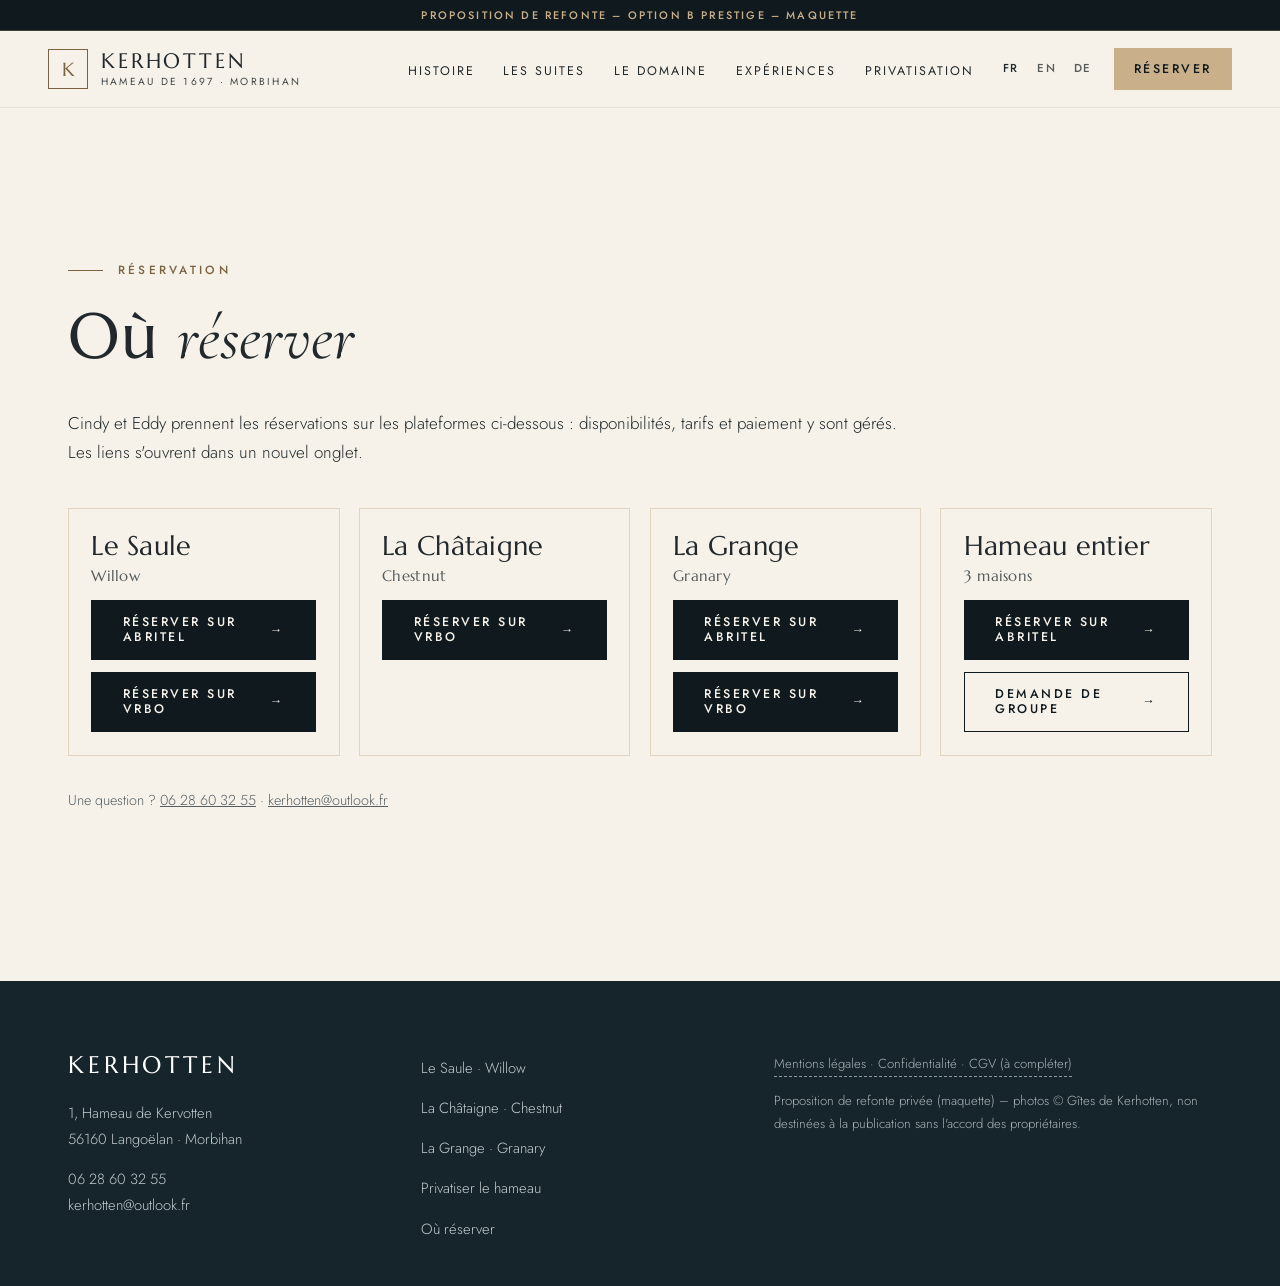
<file: reserver.html>
<!DOCTYPE html>
<!--
  Private redesign proposal, photos © Gîtes de Kerhotten, not for publication without owners' consent.
  Proposition de refonte – Option B « Prestige » – maquette privée. Photos © Gîtes de Kerhotten,
  ne pas publier sans l'accord écrit des propriétaires. Faits repris uniquement de www.gitesdekerhotten.fr ;
  tarifs = emplacements à compléter ; réservation via les annonces Abritel / Vrbo existantes.
-->
<html lang="fr">
<head>
<meta charset="utf-8">
<meta name="viewport" content="width=device-width, initial-scale=1">
<title data-i18n-doc="k5370594">Réserver – Gîtes de Kerhotten</title>
<meta name="description" content="Où réserver les maisons du hameau de Kerhotten : liens vers les annonces Abritel et Vrbo, et demande de groupe pour le hameau entier." data-i18n-desc="kb688daa">
<!-- Maquette privée : ne pas indexer (à retirer uniquement après accord des propriétaires) -->
<meta name="robots" content="noindex, nofollow">
<link rel="canonical" href="https://www.gitesdekerhotten.fr/reserver.html">
<meta name="theme-color" content="#101a1e">
<meta property="og:type" content="website">
<meta property="og:locale" content="fr_FR">
<meta property="og:site_name" content="Gîtes de Kerhotten">
<meta property="og:title" content="Réserver – Gîtes de Kerhotten">
<meta property="og:description" content="Où réserver les maisons du hameau de Kerhotten : liens vers les annonces Abritel et Vrbo, et demande de groupe pour le hameau entier.">
<meta property="og:image" content="assets/img/og.jpg">
<meta name="twitter:card" content="summary_large_image">
<link rel="preload" href="assets/fonts/marcellus-latin-400-normal.woff2" as="font" type="font/woff2" crossorigin>
<link rel="preload" href="assets/fonts/jost-latin-400-normal.woff2" as="font" type="font/woff2" crossorigin>

<link rel="icon" href="data:image/svg+xml,%3Csvg xmlns='http://www.w3.org/2000/svg' viewBox='0 0 32 32'%3E%3Crect width='32' height='32' fill='%23101a1e'/%3E%3Ctext x='16' y='22' font-size='16' text-anchor='middle' fill='%23c9b08a' font-family='Georgia,serif'%3EK%3C/text%3E%3C/svg%3E">
<style>@font-face{font-family:Marcellus;font-weight:400;font-style:normal;font-display:swap;src:url(assets/fonts/marcellus-latin-400-normal.woff2)format("woff2")}@font-face{font-family:Jost;font-weight:300;font-style:normal;font-display:swap;src:url(assets/fonts/jost-latin-300-normal.woff2)format("woff2")}@font-face{font-family:Jost;font-weight:400;font-style:normal;font-display:swap;src:url(assets/fonts/jost-latin-400-normal.woff2)format("woff2")}@font-face{font-family:Jost;font-weight:500;font-style:normal;font-display:swap;src:url(assets/fonts/jost-latin-500-normal.woff2)format("woff2")}@font-face{font-family:"Cormorant Garamond";font-weight:400;font-style:italic;font-display:swap;src:url(assets/fonts/cormorant-garamond-latin-400-italic.woff2)format("woff2")}:root{--ink:#101a1e;--night:#16252b;--slate:#24363d;--ivory:#f6f2ea;--stone:#ebe4d8;--sand:#d8ccb8;--gold:#c9b08a;--gold-d:#7b6240;--text:#22292c;--muted:#565f63;--display:Marcellus,"Times New Roman",serif;--accent:"Cormorant Garamond",Georgia,serif;--sans:Jost,"Helvetica Neue",Arial,sans-serif;--wrap:1240px;--g:clamp(1.25rem,5vw,3rem);--sec:clamp(5rem,12vw,10rem);--e:cubic-bezier(.22,.61,.36,1)}*,::after,::before{box-sizing:border-box}html{-webkit-text-size-adjust:100%;scroll-behavior:smooth;scroll-padding-top:6rem}body{margin:0;background:var(--ivory);color:var(--text);font:300 1.0625rem/1.75 var(--sans);-webkit-font-smoothing:antialiased;overflow-x:clip}img{max-width:100%;height:auto}img,picture{display:block}.card-img picture,.dom-img picture,.p-img picture,.s-hero-img picture,.season-img picture,picture:has(>.cover){height:100%}a{color:inherit}:focus-visible{outline:2px solid var(--gold-d);outline-offset:3px}.ftr :focus-visible,.hdr:not(.solid) :focus-visible,.hero :focus-visible,.hire :focus-visible,.p-hero :focus-visible{outline-color:var(--gold)}h1,h2,h3{font-family:var(--display);font-weight:400;line-height:1.12;margin:0 0 .55em;letter-spacing:.01em}h1 em,h2 em{font-family:var(--accent);font-style:italic;font-weight:400;letter-spacing:0}h2{font-size:clamp(2rem,4.4vw,3.4rem)}h3{font-size:clamp(1.35rem,2vw,1.6rem)}p{margin:0 0 1em}.wrap{max-width:var(--wrap);margin:0 auto;padding:0 var(--g)}.skip,.sr{position:absolute}.sr{top:0;left:0;width:1px;height:1px;margin:-1px;padding:0;border:0;overflow:hidden;clip:rect(0 0 0 0);clip-path:inset(50%);white-space:nowrap}.skip{left:1rem;top:-5rem;z-index:200;background:var(--ink);color:#fff;padding:.7rem 1rem}.skip:focus{top:1rem}.small{font-size:.9rem;color:var(--muted)}.kicker{font:500 .74rem/1.4 var(--sans);letter-spacing:.28em;text-transform:uppercase;color:var(--gold);margin-bottom:1.4rem;display:flex;align-items:center;gap:.9rem}.kicker::before{content:"";width:2.2rem;height:1px;background:currentColor;flex:none}.kicker-dark{color:var(--gold-d)}.lead{font-size:1.15rem;color:var(--muted);max-width:40rem}.sec{padding:var(--sec)0}.sec-head{max-width:46rem;margin-bottom:clamp(3rem,6vw,5rem)}.btn{display:inline-flex;align-items:center;justify-content:center;gap:.6rem;min-height:50px;padding:.9rem 1.9rem;font:500 .78rem/1.2 var(--sans);letter-spacing:.2em;text-transform:uppercase;text-decoration:none;border:1px solid transparent;cursor:pointer;transition:background-color .4s var(--e),color .4s var(--e),border-color .4s var(--e)}.btn-gold{background:var(--gold);color:var(--ink)}.btn-gold:hover{background:#dcc6a1}.btn-dark{background:var(--ink);color:var(--ivory)}.btn-dark:hover{background:var(--slate)}.btn-line{border-color:rgba(255,255,255,.65);color:#fff}.btn-line:hover{background:rgba(255,255,255,.1)}.btn-line-dark{border-color:var(--ink);color:var(--ink)}.btn-line-dark:hover{background:var(--ink);color:var(--ivory)}.btn-block{width:100%}.btn::after{content:"→";transition:transform .4s var(--e)}.btn:hover::after{transform:translateX(4px)}.btn[href^=mailto]::after,.btn[href^=tel]::after,.hdr-cta::after{content:none}.mock-strip{margin:0;background:var(--ink);color:var(--gold);text-align:center;font:500 .68rem/1.3 var(--sans);letter-spacing:.2em;text-transform:uppercase;padding:.5rem 1rem;position:relative;z-index:60;border-bottom:1px solid rgba(201,176,138,.25)}.hdr{position:sticky;top:0;z-index:50;background:var(--ivory);border-bottom:1px solid rgba(16,26,30,.08);transition:background-color .5s var(--e),border-color .5s}.hire-page .hdr,.home .hdr{position:fixed;left:0;right:0;top:auto;background:0 0;border-color:transparent;color:#fff}.hire-page .hdr.solid,.home .hdr.solid{position:fixed;top:0;background:rgba(16,26,30,.94);border-color:rgba(201,176,138,.2);-webkit-backdrop-filter:blur(8px);backdrop-filter:blur(8px)}.brand,.hdr-in{display:flex;align-items:center}.hdr-in{gap:1.2rem;min-height:76px;max-width:1440px;margin:0 auto;padding:0 var(--g)}.brand{gap:.8rem;text-decoration:none;margin-right:auto}.brand-k{width:40px;height:40px;display:grid;place-items:center;border:1px solid currentColor;font:400 1.2rem/1 var(--display);color:var(--gold-d)}.facts strong,.hero h1 em,.hire-page .brand-k,.home .brand-k,.p-hero h1 em{color:var(--gold)}.brand-t{display:flex;flex-direction:column;font:400 1.3rem/1 var(--display);letter-spacing:.14em}.brand-t,.brand-t small,.nav a{text-transform:uppercase}.brand-t small{font:400 .64rem/1 var(--sans);letter-spacing:.22em;margin-top:.35rem;opacity:.85}.nav ul{gap:1.8rem;list-style:none;margin:0;padding:0}.nav a{text-decoration:none;font:400 .78rem/1 var(--sans);letter-spacing:.16em;padding:.6rem 0;background:linear-gradient(var(--gold),var(--gold))0 100%/0 1px no-repeat;transition:background-size .5s var(--e)}.nav a:hover,.nav a[aria-current],.s-link:hover .more{background-size:100% 1px}.hdr-act{align-items:center;gap:.8rem}.hdr-act,.lang,.nav ul{display:flex}.lang button,.quote footer{font:500 .72rem/1 var(--sans)}.lang button{background:0 0;letter-spacing:.12em;min-width:36px;min-height:40px;opacity:.75;border-bottom:1px solid transparent}.lang button[aria-pressed=true]{opacity:1;border-bottom-color:var(--gold)}.hdr-cta{min-height:42px;padding:.6rem 1.2rem}.burger,.lang button{border:0;color:inherit;cursor:pointer}.burger{display:none;width:44px;height:44px;position:relative}.burger i,.burger i::after,.burger i::before{position:absolute;width:22px;height:1px;background:currentColor;transition:transform .4s var(--e),opacity .3s}.burger i{left:11px;top:22px}.burger i::after,.burger i::before{content:"";left:0}.burger i::before{top:-7px}.burger i::after{top:7px}.burger,.burger[aria-expanded=true] i{background:0 0}.burger[aria-expanded=true] i::before{transform:translateY(7px) rotate(45deg)}.burger[aria-expanded=true] i::after{transform:translateY(-7px) rotate(-45deg)}@media (max-width:1099px){.burger,.nav a,.nav.open{display:block}.hdr-cta,.nav{display:none}.nav{position:absolute;left:0;right:0;top:100%;background:var(--ink);color:var(--ivory);border-top:1px solid rgba(201,176,138,.2)}.nav ul{flex-direction:column;gap:0;padding:.5rem var(--g) 1.5rem}.nav a{padding:1rem 0;font-size:.85rem;border-bottom:1px solid rgba(255,255,255,.08);background:0 0}}@media (max-width:420px){.brand-t small{display:none}.lang button{min-width:32px}.hdr-in{gap:.6rem}.hdr-act{gap:.3rem}}@media (max-width:360px){.brand{gap:.5rem}.brand-k{width:34px;height:34px}.brand-t{font-size:1.05rem;letter-spacing:.08em}.lang button{min-width:30px}}.hero{position:relative;height:100vh;height:100svh;min-height:560px;display:flex;align-items:flex-end;color:#fff;overflow:hidden;background:var(--ink)}.hero-media{position:absolute;inset:0;overflow:hidden}.hero-img,.hero-media picture{width:100%;height:100%}.hero-img{object-fit:cover;transform-origin:55% 45%}.hero-veil{position:absolute;inset:0;background:linear-gradient(90deg,rgba(10,18,21,.45)0,rgba(10,18,21,0) 65%),linear-gradient(180deg,rgba(10,18,21,.55)0,rgba(10,18,21,.15) 25%,rgba(10,18,21,.35) 45%,rgba(10,18,21,.88) 100%)}.hero-txt{position:relative;width:100%;max-width:var(--wrap);margin:0 auto;padding:0 var(--g) clamp(5rem,12vh,8rem)}.hero h1,.p-hero h1{font-size:clamp(2.6rem,7.2vw,6rem);max-width:15ch;margin-bottom:.4em;text-shadow:0 2px 30px rgba(0,0,0,.3)}.hero-sub{font-size:clamp(1.05rem,1.5vw,1.25rem);max-width:36rem;color:rgba(255,255,255,.9)}.hero-cta{display:flex;flex-wrap:wrap;gap:1rem;margin-top:2.2rem}.hero-cta.center{justify-content:center}.scroll-cue{position:absolute;right:var(--g);bottom:2.2rem;writing-mode:vertical-rl;font:400 .68rem/1 var(--sans);letter-spacing:.3em;text-transform:uppercase;text-decoration:none;color:rgba(255,255,255,.85);padding-bottom:4.5rem}.scroll-cue::after{content:"";position:absolute;left:50%;bottom:0;width:1px;height:3.5rem;background:linear-gradient(var(--gold),transparent)}@media (max-width:700px){.scroll-cue{display:none}}.story-grid{display:grid;gap:3rem}.quote{margin:2.5rem 0 0;padding:0 0 0 1.6rem;border-left:1px solid var(--gold-d)}.quote p{font:italic 400 clamp(1.5rem,2.4vw,2rem)/1.35 var(--accent);color:var(--slate);margin-bottom:.6rem}.quote footer{letter-spacing:.24em;text-transform:uppercase;color:var(--gold-d)}.story-body>p{font-size:1.15rem}.timeline{list-style:none;margin:2.5rem 0 0;padding:0;border-top:1px solid var(--sand)}.timeline li{display:grid;grid-template-columns:9.5rem 1fr;gap:1.5rem;padding:1.4rem 0;border-bottom:1px solid var(--sand);align-items:baseline}.timeline p{margin:0}.tl-y{font:400 1.45rem/1.2 var(--display);color:var(--gold-d)}@media (max-width:560px){.timeline li{grid-template-columns:1fr;gap:.3rem}}@media (min-width:960px){.story-grid{grid-template-columns:5fr 6fr;gap:6rem;align-items:start}.story-lead{position:sticky;top:8rem}}.suites{background:var(--stone)}.suite-cards{list-style:none;margin:0;padding:0;display:grid;gap:2.5rem}.s-link{display:block;text-decoration:none;color:inherit;height:100%;background:var(--ivory)}.s-img{aspect-ratio:4/5;overflow:hidden}.cover,.s-img picture{width:100%;height:100%;object-fit:cover}.s-img img,.season-img img{transition:transform 1.4s var(--e)}.s-link:hover .s-img img,.season:hover .season-img img{transform:scale(1.05)}.s-txt{padding:1.8rem 1.8rem 2.2rem}.s-en{font:italic 400 1.15rem/1 var(--accent);color:var(--gold-d);margin-bottom:.5rem}.s-txt h3{font-size:clamp(1.8rem,2.6vw,2.2rem);margin-bottom:.3em}.more,.s-spec{letter-spacing:.2em;text-transform:uppercase}.s-spec{font:500 .75rem/1.3 var(--sans);color:var(--muted)}.more{display:inline-block;margin-top:.4rem;font:500 .74rem/1 var(--sans);padding-bottom:.4rem;background:linear-gradient(var(--gold-d),var(--gold-d))0 100%/30% 1px no-repeat;transition:background-size .6s var(--e)}@media (min-width:900px){.suite-cards{grid-template-columns:repeat(3,1fr);gap:2rem}.s-card:nth-child(2){margin-top:4rem}}.domaine{background:var(--ink);color:#dfe5e6}.domaine h2,.hire h2,.hire-cta h2{color:#fff}.dom-grid{display:grid;gap:3rem;align-items:center}.dom-img{aspect-ratio:4/5;overflow:hidden}.facts{list-style:none;padding:0;margin:2.2rem 0 0;display:grid;gap:0}.facts li{display:grid;grid-template-columns:8.5rem 1fr;gap:1.2rem;padding:1.1rem 0;border-top:1px solid rgba(201,176,138,.22)}.facts strong{font:400 1.2rem/1.3 var(--display)}.facts span{font-size:.98rem}@media (max-width:560px){.facts li{grid-template-columns:1fr;gap:.2rem}}@media (min-width:960px){.dom-grid{grid-template-columns:6fr 5fr;gap:6rem}.dom-img{aspect-ratio:auto;height:44rem}}.seasons{list-style:none;margin:0;padding:0;display:grid;gap:3rem 2rem}.season-img{aspect-ratio:4/3;overflow:hidden;margin-bottom:1.4rem}@media (min-width:700px){.season-img{aspect-ratio:3/4}}.season-n{font:500 .72rem/1 var(--sans);letter-spacing:.26em;text-transform:uppercase;color:var(--gold-d);margin-bottom:.7rem}.season p:last-child{font-size:.98rem;color:var(--muted)}@media (min-width:700px){.seasons{grid-template-columns:1fr 1fr}}@media (min-width:1100px){.seasons{grid-template-columns:repeat(4,1fr)}.season:nth-child(even){margin-top:3.5rem}}.hire{position:relative;color:#fff;overflow:hidden;background:var(--ink);padding:clamp(7rem,16vw,12rem)0}.hire-bg,.hire-bg::after{position:absolute;inset:0}.dom-img picture,.g-item picture,.hire-bg picture,.p-hero-img picture{height:100%}.hire-bg::after{content:"";background:rgba(10,18,21,.62)}.hire-in{position:relative;max-width:52rem;text-align:center}.hire-in .kicker{justify-content:center}.hire p{font-size:1.15rem;color:rgba(255,255,255,.9);margin-bottom:2rem}.bt-grid{display:grid;gap:2rem;align-items:end;border-top:1px solid var(--sand);border-bottom:1px solid var(--sand);padding:clamp(2.5rem,6vw,4rem)0}.bt-act .small{margin:1rem 0 0}@media (min-width:900px){.bt-grid{grid-template-columns:2fr 1fr;gap:5rem}}.demo-tag,.ph-tag{display:inline-block;font:500 .66rem/1 var(--sans);letter-spacing:.18em;text-transform:uppercase;color:var(--gold-d);border:1px dashed var(--gold-d);padding:.35rem .55rem;vertical-align:middle}.closing{text-align:center;padding-top:0}.closing-in{max-width:46rem}.lay h3,.sign{color:var(--gold-d)}.sign{font:italic 400 2rem/1 var(--accent)}.contact-line{list-style:none;padding:0;margin:2rem 0 1.5rem;display:flex;flex-wrap:wrap;justify-content:center;gap:.6rem 2.2rem;font-size:1.05rem}.contact-line a{border-bottom:1px solid var(--gold-d)}.hire-cta{background:var(--ink);color:#dfe5e6;text-align:center}.hire-cta .small{color:#b8c3c6;margin-top:1.5rem}.ftr{background:var(--night);color:#c3cdd0;padding:4.5rem 0 2.5rem;font-size:.92rem}.contact-line a,.ftr a{text-decoration:none}.ftr a:hover{color:var(--gold)}.ftr-grid{display:grid;gap:2.5rem}.ftr-brand,.specs dt{text-transform:uppercase}.ftr-brand{font:400 1.5rem/1 var(--display);letter-spacing:.16em;color:#fff}.ftr-links{list-style:none;padding:0;margin:0;display:grid;gap:.5rem}.ftr-links a{display:inline-block;padding:.2rem 0}.ftr-legal{font-size:.82rem;color:#aab6ba}.ph-inline{border-bottom:1px dashed #8d999d;display:inline-block}@media (min-width:900px){.ftr-grid{grid-template-columns:1fr 1fr 1.4fr}}.crumbs{padding-top:1.4rem;padding-bottom:1.4rem;font-size:.82rem;letter-spacing:.06em;color:var(--muted)}.crumbs a{text-decoration:none;border-bottom:1px solid var(--sand)}.s-hero{display:grid;gap:2.5rem;padding-bottom:var(--sec)}.s-hero-img{aspect-ratio:4/3;overflow:hidden;background:var(--stone)}.s-hero h1{font-size:clamp(2.8rem,6vw,5rem);margin-bottom:.3em}.specs{display:grid;grid-template-columns:repeat(3,1fr);margin:2rem 0;border-top:1px solid var(--sand);border-bottom:1px solid var(--sand)}.specs div{padding:1rem .8rem 1rem 0}.specs div+div{padding-left:.9rem;border-left:1px solid var(--sand)}.specs dt{font:500 .66rem/1.3 var(--sans);letter-spacing:.2em;color:var(--muted)}.specs dd{margin:.3rem 0 0;font:400 1.08rem/1.3 var(--display)}.ph-box{font-size:.92rem;background:repeating-linear-gradient(-45deg,transparent 0 8px,rgba(123,98,64,.06) 8px 16px);border:1px dashed var(--gold-d);padding:.8rem 1rem;color:#4b3c26}.s-cta{margin-top:1.8rem}@media (min-width:960px){.s-hero{grid-template-columns:7fr 5fr;gap:4.5rem;align-items:center}.s-hero-img{aspect-ratio:auto;height:min(78vh,720px)}}@media (max-width:420px){.specs{grid-template-columns:1fr}.specs div+div{padding-left:0;border-left:0;border-top:1px solid var(--sand)}}.layout-sec{background:var(--stone)}.lay-grid{display:grid;gap:1px;background:var(--sand);border:1px solid var(--sand)}.lay{background:var(--ivory);padding:2rem}.lay h3{font-size:1.3rem}.lay p{margin:0}@media (min-width:900px){.lay-grid{grid-template-columns:repeat(3,1fr)}}.gallery{list-style:none;margin:2rem 0 0;padding:0;display:grid;grid-template-columns:repeat(2,1fr);gap:.75rem}.g-item{display:block;width:100%;padding:0;border:0;background:var(--stone);cursor:zoom-in;position:relative;overflow:hidden;aspect-ratio:4/3;color:#fff;text-align:left;font:inherit}.g-item img{width:100%;height:100%;object-fit:cover;transition:transform 1.2s var(--e),opacity .4s}.g-item:focus-visible img,.g-item:hover img{transform:scale(1.05)}.g-cap{position:absolute;left:0;right:0;bottom:0;padding:2rem .9rem .7rem;font-size:.85rem;line-height:1.35;background:linear-gradient(transparent,rgba(10,18,21,.82));opacity:0;transform:translateY(6px);transition:opacity .4s,transform .4s var(--e)}.g-item:focus-visible .g-cap,.g-item:hover .g-cap{opacity:1;transform:none}@media (hover:none){.g-cap{opacity:1;transform:none}}@media (min-width:760px){.gallery{grid-template-columns:repeat(3,1fr);gap:1rem}.gallery li:first-child{grid-column:span 2;grid-row:span 2;position:relative}.gallery li:first-child .g-item{position:absolute;inset:0;aspect-ratio:auto;height:auto}}.others{background:var(--ink);color:#fff;padding:clamp(4rem,8vw,6rem)0}.others h2{font-size:clamp(1.6rem,3vw,2.2rem)}.others-list{list-style:none;margin:0;padding:0;display:grid;gap:1px;background:rgba(201,176,138,.25)}.others-list a{display:flex;flex-direction:column;gap:.3rem;padding:1.6rem;background:var(--ink);text-decoration:none;transition:background-color .4s}.others-list a:hover{background:var(--slate)}.o-en{font:italic 400 1.1rem/1 var(--accent);color:var(--gold)}.o-fr{font:400 1.5rem/1.2 var(--display)}@media (min-width:760px){.others-list{grid-template-columns:repeat(3,1fr)}}.lb{padding:0;border:0;background:0 0;max-width:100vw;max-height:100vh;width:100vw;height:100vh;margin:0;color:#fff}.lb::backdrop{background:rgba(8,14,17,.94)}.lb-in{position:relative;width:100%;height:100%;display:grid;place-items:center;padding:4.5rem 4rem}.lb-fig{margin:0;display:flex;flex-direction:column;align-items:center;gap:1rem;max-width:100%;max-height:100%}.lb-fig img{max-width:min(1280px,100%);max-height:calc(100vh - 11rem);width:auto;height:auto;object-fit:contain}.lb-fig figcaption{font-size:.95rem;text-align:center;color:#e5e9ea}.lb-count{color:var(--gold);margin-left:.6rem;font-size:.82rem;letter-spacing:.12em}.lb-btn{position:absolute;width:52px;height:52px;border:1px solid rgba(255,255,255,.35);background:rgba(16,26,30,.6);color:#fff;font:300 2rem/1 var(--sans);cursor:pointer;display:grid;place-items:center;transition:background-color .3s,border-color .3s}.lb-btn:hover{background:var(--slate);border-color:var(--gold)}.lb-next,.lb-prev{top:50%;transform:translateY(-50%)}.lb-prev{left:1rem}.lb-next{right:1rem}.lb-close{right:1rem;top:1rem}@media (max-width:600px){.lb-in{padding:4.5rem .5rem 6rem}.lb-next,.lb-prev{top:auto;bottom:1rem;transform:none}.lb-prev{left:calc(50% - 60px)}.lb-next{right:calc(50% - 60px)}}.lb-open body,.p-hero{overflow:hidden}.p-hero{position:relative;min-height:88vh;min-height:88svh;display:flex;align-items:flex-end;color:#fff;background:var(--ink)}.p-hero-img{position:absolute;inset:0}.p-hero-txt{position:relative;width:100%;padding-bottom:clamp(4rem,10vh,7rem)}.facts-band{background:var(--ink);color:#dfe5e6;border-top:1px solid rgba(201,176,138,.22)}.fb{list-style:none;margin:0 auto;display:grid;grid-template-columns:1fr 1fr;gap:1.6rem 1rem;padding-top:2.2rem;padding-bottom:2.2rem}.fb li{display:flex;flex-direction:column}.fb strong{font:400 clamp(1.6rem,3vw,2.3rem)/1.1 var(--display);color:var(--gold)}.fb span{font-size:.85rem;letter-spacing:.06em}@media (min-width:800px){.fb{grid-template-columns:repeat(4,1fr)}}.occ-grid{display:grid;gap:2.5rem}.occ{list-style:none;margin:0;padding:0;border-top:1px solid var(--sand)}.occ li,.serv li{border-bottom:1px solid var(--sand)}.occ li{padding:1.05rem 0 1.05rem 2rem;position:relative}.occ li::before{content:"";position:absolute;left:0;top:1.75rem;width:1rem;height:1px;background:var(--gold-d)}@media (min-width:960px){.occ-grid{grid-template-columns:5fr 6fr;gap:6rem}}.cal-month button.free:hover,.compo{background:var(--stone)}.compo-list{list-style:none;padding:0;margin:0 0 1.5rem;display:grid;gap:1rem}.compo-list a{display:flex;flex-wrap:wrap;justify-content:space-between;align-items:baseline;gap:.5rem 2rem;padding:1.6rem 1.8rem;background:var(--ivory);text-decoration:none;transition:background-color .4s}.compo-list a:hover{background:#fff}.c-name{font:400 1.6rem/1.2 var(--display)}.c-name small{font:italic 400 1.1rem var(--accent);color:var(--gold-d);margin-left:.4rem}.c-spec,.demo-banner strong{font:500 .78rem/1.3 var(--sans);letter-spacing:.18em;text-transform:uppercase;color:var(--muted)}.serv-grid{display:grid;gap:3rem;align-items:center}.serv-img{aspect-ratio:3/4;overflow:hidden}.serv{list-style:none;padding:0;margin:0 0 1.6rem}.serv li{padding:.85rem 0}@media (min-width:960px){.serv-grid{grid-template-columns:4fr 6fr;gap:6rem}}.book-head{max-width:52rem;margin-bottom:2.5rem}.book-head h1{font-size:clamp(2.4rem,5vw,4rem)}.demo-banner{display:flex;flex-wrap:wrap;gap:.4rem 1rem;align-items:baseline;border:1px dashed var(--gold-d);background:rgba(201,176,138,.12);padding:1rem 1.2rem;font-size:.95rem;margin:1.5rem 0 2rem}.demo-banner strong{font:500 .72rem/1 var(--sans);letter-spacing:.22em;color:var(--gold-d)}.steps{list-style:none;margin:0;padding:0;display:grid;grid-template-columns:repeat(4,minmax(0,1fr));gap:.5rem;font-size:.78rem;letter-spacing:.06em;color:var(--muted)}.steps li{border-top:2px solid var(--sand);padding-top:.6rem;display:flex;flex-direction:column;gap:.15rem;min-width:0;overflow-wrap:anywhere}@media (max-width:420px){.steps{font-size:.68rem;letter-spacing:.02em}}.steps li span{font:400 1rem/1 var(--display)}.steps li.on{color:var(--text)}.book-grid{display:grid;gap:2.5rem}@media (min-width:1000px){.book-grid{grid-template-columns:1fr 380px;gap:3.5rem;align-items:start}.summary{position:sticky;top:7rem}}.suite-pick{border:0;padding:0;margin:0 0 2rem;display:grid;gap:.6rem;min-width:0}.suite-pick legend{font:400 1.3rem/1.2 var(--display);margin-bottom:1rem;padding:0}.sp{display:flex;align-items:center;gap:.9rem;padding:.9rem 1.1rem;border:1px solid var(--sand);background:#fff;cursor:pointer;transition:border-color .3s}.sp:hover,.steps li.on{border-color:var(--gold-d)}.sp:has(input:checked){border-color:var(--ink);box-shadow:inset 3px 0 0 var(--gold-d)}.sp input{accent-color:var(--ink);width:18px;height:18px;flex:none}.sp b{font:400 1.1rem var(--display)}.sp small{display:block;font-size:.82rem;color:var(--muted)}@media (min-width:640px){.suite-pick{grid-template-columns:1fr 1fr}.suite-pick legend{grid-column:1/-1}}.cal-wrap{background:#fff;border:1px solid var(--sand);padding:clamp(1rem,3vw,1.8rem)}.cal-bar{display:flex;align-items:center;justify-content:space-between;gap:1rem;margin-bottom:1rem}.cal-hint{margin:0;font-size:.95rem;text-align:center}.cal-nav{width:44px;height:44px;border:1px solid var(--sand);background:0 0;font-size:1.4rem;cursor:pointer;flex:none;color:var(--ink)}.cal-nav:disabled{opacity:.35;cursor:default}.cal-months{display:grid;gap:2rem}@media (min-width:700px){.cal-months{grid-template-columns:1fr 1fr}}.cal-month h2{font-size:1.15rem;text-transform:capitalize;text-align:center;margin-bottom:.8rem}.cal-month table{width:100%;border-collapse:collapse;table-layout:fixed}.cal-month th{font:500 .7rem/1 var(--sans);color:var(--muted);padding:.4rem 0;text-transform:uppercase}.cal-month td{padding:2px}.cal-month button{width:100%;aspect-ratio:1;min-height:36px;border:0;background:0 0;font:400 .92rem/1 var(--sans);color:var(--text);cursor:pointer;transition:background-color .2s}.cal-month button.booked{color:#8a7f73;background:repeating-linear-gradient(-45deg,#f1ebe1 0 4px,#e4dbcd 4px 8px);text-decoration:line-through;cursor:not-allowed}.cal-month button.past{color:#9aa1a4;cursor:default}.cal-month button.range{background:var(--stone)}.cal-month button.sel{background:var(--ink);color:#fff}.legend{list-style:none;padding:0;margin:1.2rem 0 0;display:flex;flex-wrap:wrap;gap:.5rem 1.5rem;font-size:.82rem;color:var(--muted)}.legend li{display:flex;align-items:center;gap:.5rem}.legend i{width:16px;height:16px;border:1px solid var(--sand)}.lg-free{background:#fff}.lg-booked{background:repeating-linear-gradient(-45deg,#f1ebe1 0 3px,#e4dbcd 3px 6px)}.lg-sel,.summary{background:var(--ink)}.summary{color:#e3e8e9;padding:2rem}.summary h2{font-size:1.6rem;color:#fff}.guests{display:grid;gap:.8rem;margin-bottom:1.5rem}.stepper,.stepper>div{display:flex;align-items:center}.stepper{justify-content:space-between}.stepper>div{gap:.6rem}.stepper button{width:40px;height:40px;border:1px solid rgba(201,176,138,.5);background:0 0;color:#fff;font-size:1.1rem;cursor:pointer}.stepper button:hover,.summary .ph-tag{border-color:var(--gold)}.stepper output{min-width:1.6rem;text-align:center;font:400 1.15rem var(--display)}.sum-list{margin:0 0 1.2rem;border-top:1px solid rgba(201,176,138,.25)}.sum-list div{display:flex;justify-content:space-between;gap:1rem;padding:.7rem 0;border-bottom:1px solid rgba(201,176,138,.15);font-size:.92rem}.sum-list dt{color:#b3bfc2}.sum-list dd{margin:0;text-align:right;color:#fff}.summary .ph-tag{color:var(--gold)}.summary .btn-dark{background:var(--gold);color:var(--ink)}.summary .btn-dark:hover{background:#dcc6a1}.form-msg{color:#f2c6b6;font-size:.9rem;margin:0}.form-msg:not(:empty){margin-bottom:1rem}.pay{margin-top:1.6rem;padding-top:1.4rem;border-top:1px solid rgba(201,176,138,.3)}.pay:focus{outline:0}.pay-title{font:400 1.1rem var(--display);color:#fff}.pay-slot{border:1px dashed var(--gold);padding:1rem;font-size:.9rem;background:repeating-linear-gradient(-45deg,transparent 0 8px,rgba(201,176,138,.07) 8px 16px)}.pay-slot p:last-child{margin:0}.pay-note{font-size:.9rem;color:var(--gold);margin:1rem 0}.pay .btn-line-dark{border-color:rgba(255,255,255,.5);color:#fff}.pay .btn-line-dark:hover{background:rgba(255,255,255,.1)}.pay .small{color:#b3bfc2;margin-top:.8rem}@media (prefers-reduced-motion:no-preference){.hero-img{animation:kb 28s ease-in-out infinite alternate}@keyframes kb{0%{transform:scale(1)}to{transform:scale(1.14) translate(-1.5%,-1%)}}.hero-txt>*{animation:up 1.4s var(--e) both}.hero-txt>:nth-child(2){animation-delay:.12s}.hero-txt>:nth-child(3){animation-delay:.24s}.hero-txt>:nth-child(4){animation-delay:.36s}@keyframes up{0%{opacity:0;transform:translateY(22px)}to{opacity:1;transform:none}}@supports (animation-timeline:view()){.rv{animation:rv linear both;animation-timeline:view();animation-range:entry 5%entry 40%}@keyframes rv{0%{opacity:0;transform:translateY(32px)}to{opacity:1;transform:none}}}}@media (prefers-reduced-motion:reduce){html{scroll-behavior:auto}*,::after,::before{animation:none!important;transition-duration:.01ms!important}}.g-item[data-full*=-plan] img{object-fit:contain;background:#fff}.book-links,.s-cta{display:flex;flex-wrap:wrap;gap:.7rem}.where-list{list-style:none;padding:0;margin:2rem 0;display:grid;gap:1.2rem;grid-template-columns:repeat(auto-fit,minmax(250px,1fr))}.where-card{border:1px solid rgba(201,176,138,.45);padding:1.4rem}.where-card h2{font-size:1.7rem;margin:0 0 1rem}.where-card h2 small{display:block;font-size:.95rem;opacity:.75;margin-top:.3rem}.group-sec{background:#f4efe6;color:#1b2326}.gf-wrap{max-width:52rem}.gf,.gf-row{display:grid;gap:1rem}.gf{margin-top:1.5rem}.gf-row{grid-template-columns:1fr 1fr}@media (max-width:560px){.gf-row{grid-template-columns:1fr}}.gf-field{display:flex;flex-direction:column;gap:.35rem;min-width:0}.gf-field label{font-size:.8rem;letter-spacing:.08em;text-transform:uppercase;font-weight:500;color:#33403f}.gf-field input,.gf-field select,.gf-field textarea{font:inherit;font-size:1rem;color:#1b2326;background:#fff;border:1px solid #9a8f7d;padding:.75rem .8rem;min-height:48px;width:100%;border-radius:0}.gf-field :focus-visible{outline:3px solid #7b6240;outline-offset:2px}.gf-err,.gf-ok{color:#9b2c1f;margin:0}.gf-ok{background:#e6f0ea;border:1px solid #6d9a7c;color:#1d4a2c;padding:1rem}.group-sec .btn-dark{background:#101a1e;color:#fff}</style>
<script>document.documentElement.classList.add('js')</script>
<script src="assets/js/site.min.js" defer></script>
</head>
<body class="book-page">
<a class="skip" href="#main"><span data-i18n="kb6ce5fa">Aller au contenu</span></a>
<p class="mock-strip"><span data-i18n="kf66d534">Proposition de refonte – Option B Prestige – maquette</span></p>
<header class="hdr" id="hdr">
  <div class="hdr-in">
    <a class="brand" href="index.html"><span class="brand-k" aria-hidden="true">K</span><span class="brand-t">Kerhotten<small><span data-i18n="k88d743f">Hameau de 1697 · Morbihan</span></small></span></a>
    <nav class="nav" id="nav" aria-label="Navigation principale" data-i18n-aria-label="kb05a0cd">
      <ul>
<li><a href="index.html#histoire"><span data-i18n="k819b269">Histoire</span></a></li>
<li><a href="index.html#suites"><span data-i18n="k9edbec7">Les suites</span></a></li>
<li><a href="index.html#domaine"><span data-i18n="k54e262f">Le domaine</span></a></li>
<li><a href="index.html#experiences"><span data-i18n="k812bb7f">Expériences</span></a></li>
<li><a href="privatisation.html"><span data-i18n="ka197ff5">Privatisation</span></a></li>
      </ul>
    </nav>
    <div class="hdr-act">
      <div class="lang" role="group" aria-label="Langue · Language · Sprache">
        <button type="button" data-lang="fr" aria-pressed="true" lang="fr">FR</button><button type="button" data-lang="en" aria-pressed="false" lang="en">EN</button><button type="button" data-lang="de" aria-pressed="false" lang="de">DE</button>
      </div>
      <a class="btn btn-gold hdr-cta" href="reserver.html"><span data-i18n="k66136f4">Réserver</span></a>
      <button type="button" class="burger" aria-expanded="false" aria-controls="nav"><span class="sr"><span data-i18n="kb615412">Menu</span></span><i aria-hidden="true"></i></button>
    </div>
  </div>
</header>
<main id="main">
<section class="sec book" aria-labelledby="h1">
  <div class="wrap">
    <header class="book-head">
      <p class="kicker kicker-dark"><span data-i18n="k4cce12c">Réservation</span></p>
      <h1 id="h1"><span data-i18n="ke511d8f">Où <em>réserver</em></span></h1>
      <p><span data-i18n="ke04aa1e">Cindy et Eddy prennent les réservations sur les plateformes ci-dessous : disponibilités, tarifs et paiement y sont gérés. Les liens s'ouvrent dans un nouvel onglet.</span></p>
    </header>
    <ul class="where-list">
      <li class="where-card"><h2>Le Saule <small>Willow</small></h2><div class="book-links"><a class="btn btn-dark" href="https://www.abritel.fr/location-vacances/p1782928" target="_blank" rel="noopener"><span data-i18n="kb516a88">Réserver sur Abritel</span><span class="sr"> <span data-i18n="kdd1db75">(nouvel onglet)</span></span></a><a class="btn btn-dark" href="https://www.vrbo.com/1782928a" target="_blank" rel="noopener"><span data-i18n="kcd02245">Réserver sur Vrbo</span><span class="sr"> <span data-i18n="kdd1db75">(nouvel onglet)</span></span></a></div></li>
      <li class="where-card"><h2>La Châtaigne <small>Chestnut</small></h2><div class="book-links"><a class="btn btn-dark" href="https://www.vrbo.com/1781689a" target="_blank" rel="noopener"><span data-i18n="kcd02245">Réserver sur Vrbo</span><span class="sr"> <span data-i18n="kdd1db75">(nouvel onglet)</span></span></a></div></li>
      <li class="where-card"><h2>La Grange <small>Granary</small></h2><div class="book-links"><a class="btn btn-dark" href="https://www.abritel.fr/location-vacances/p1781639" target="_blank" rel="noopener"><span data-i18n="kb516a88">Réserver sur Abritel</span><span class="sr"> <span data-i18n="kdd1db75">(nouvel onglet)</span></span></a><a class="btn btn-dark" href="https://www.vrbo.com/1781639a" target="_blank" rel="noopener"><span data-i18n="kcd02245">Réserver sur Vrbo</span><span class="sr"> <span data-i18n="kdd1db75">(nouvel onglet)</span></span></a></div></li>
      <li class="where-card"><h2><span data-i18n="kdce9f7f">Hameau entier</span> <small><span data-i18n="kb9cb5fb">3 maisons</span></small></h2><div class="book-links"><a class="btn btn-dark" href="https://www.abritel.fr/location-vacances/p2062126" target="_blank" rel="noopener"><span data-i18n="kb516a88">Réserver sur Abritel</span><span class="sr"> <span data-i18n="kdd1db75">(nouvel onglet)</span></span></a><a class="btn btn-line-dark" href="privatisation.html#demande"><span data-i18n="k96cf38e">Demande de groupe</span></a></div></li>
    </ul>
    <p class="small"><span data-i18n="k543dbfa">Une question ?</span> <a href="tel:+33628603255">06 28 60 32 55</a> · <a href="mailto:kerhotten@outlook.fr">kerhotten@outlook.fr</a></p>
  </div>
</section>

</main>
<footer class="ftr">
  <div class="wrap ftr-grid">
    <div>
      <p class="ftr-brand">Kerhotten</p>
      <p>1, Hameau de Kervotten<br>56160 Langoëlan · Morbihan</p>
      <p><a href="tel:+33628603255">06 28 60 32 55</a><br><a href="mailto:kerhotten@outlook.fr">kerhotten@outlook.fr</a></p>
    </div>
    <ul class="ftr-links">
      <li><a href="le-saule.html">Le Saule · Willow</a></li>
      <li><a href="la-chataigne.html">La Châtaigne · Chestnut</a></li>
      <li><a href="la-grange.html">La Grange · Granary</a></li>
      <li><a href="privatisation.html"><span data-i18n="k4bac941">Privatiser le hameau</span></a></li>
      <li><a href="reserver.html"><span data-i18n="k06ae090">Où réserver</span></a></li>
    </ul>
    <div class="ftr-legal">
      <p class="ph-inline"><span data-i18n="k97d1de8">Mentions légales · Confidentialité · CGV (à compléter)</span></p>
      <p><span data-i18n="kae4f294">Proposition de refonte privée (maquette) – photos © Gîtes de Kerhotten, non destinées à la publication sans l'accord des propriétaires.</span></p>
    </div>
  </div>
</footer>
<dialog class="lb" id="lb" aria-label="Galerie photo" data-i18n-aria-label="k908b14c">
  <div class="lb-in">
    <figure class="lb-fig"><img id="lb-img" alt="" width="1280" height="960"><figcaption><span id="lb-cap"></span> <span class="lb-count" id="lb-count"></span></figcaption></figure>
    <button type="button" class="lb-btn lb-prev" id="lb-prev" aria-label="Photo précédente" data-i18n-aria-label="ka605f46"><span aria-hidden="true">‹</span></button>
    <button type="button" class="lb-btn lb-next" id="lb-next" aria-label="Photo suivante" data-i18n-aria-label="k270704b"><span aria-hidden="true">›</span></button>
    <button type="button" class="lb-btn lb-close" id="lb-close" aria-label="Fermer la galerie" data-i18n-aria-label="k9b51b93"><span aria-hidden="true">×</span></button>
  </div>
</dialog>
</body>
</html>
</file>
